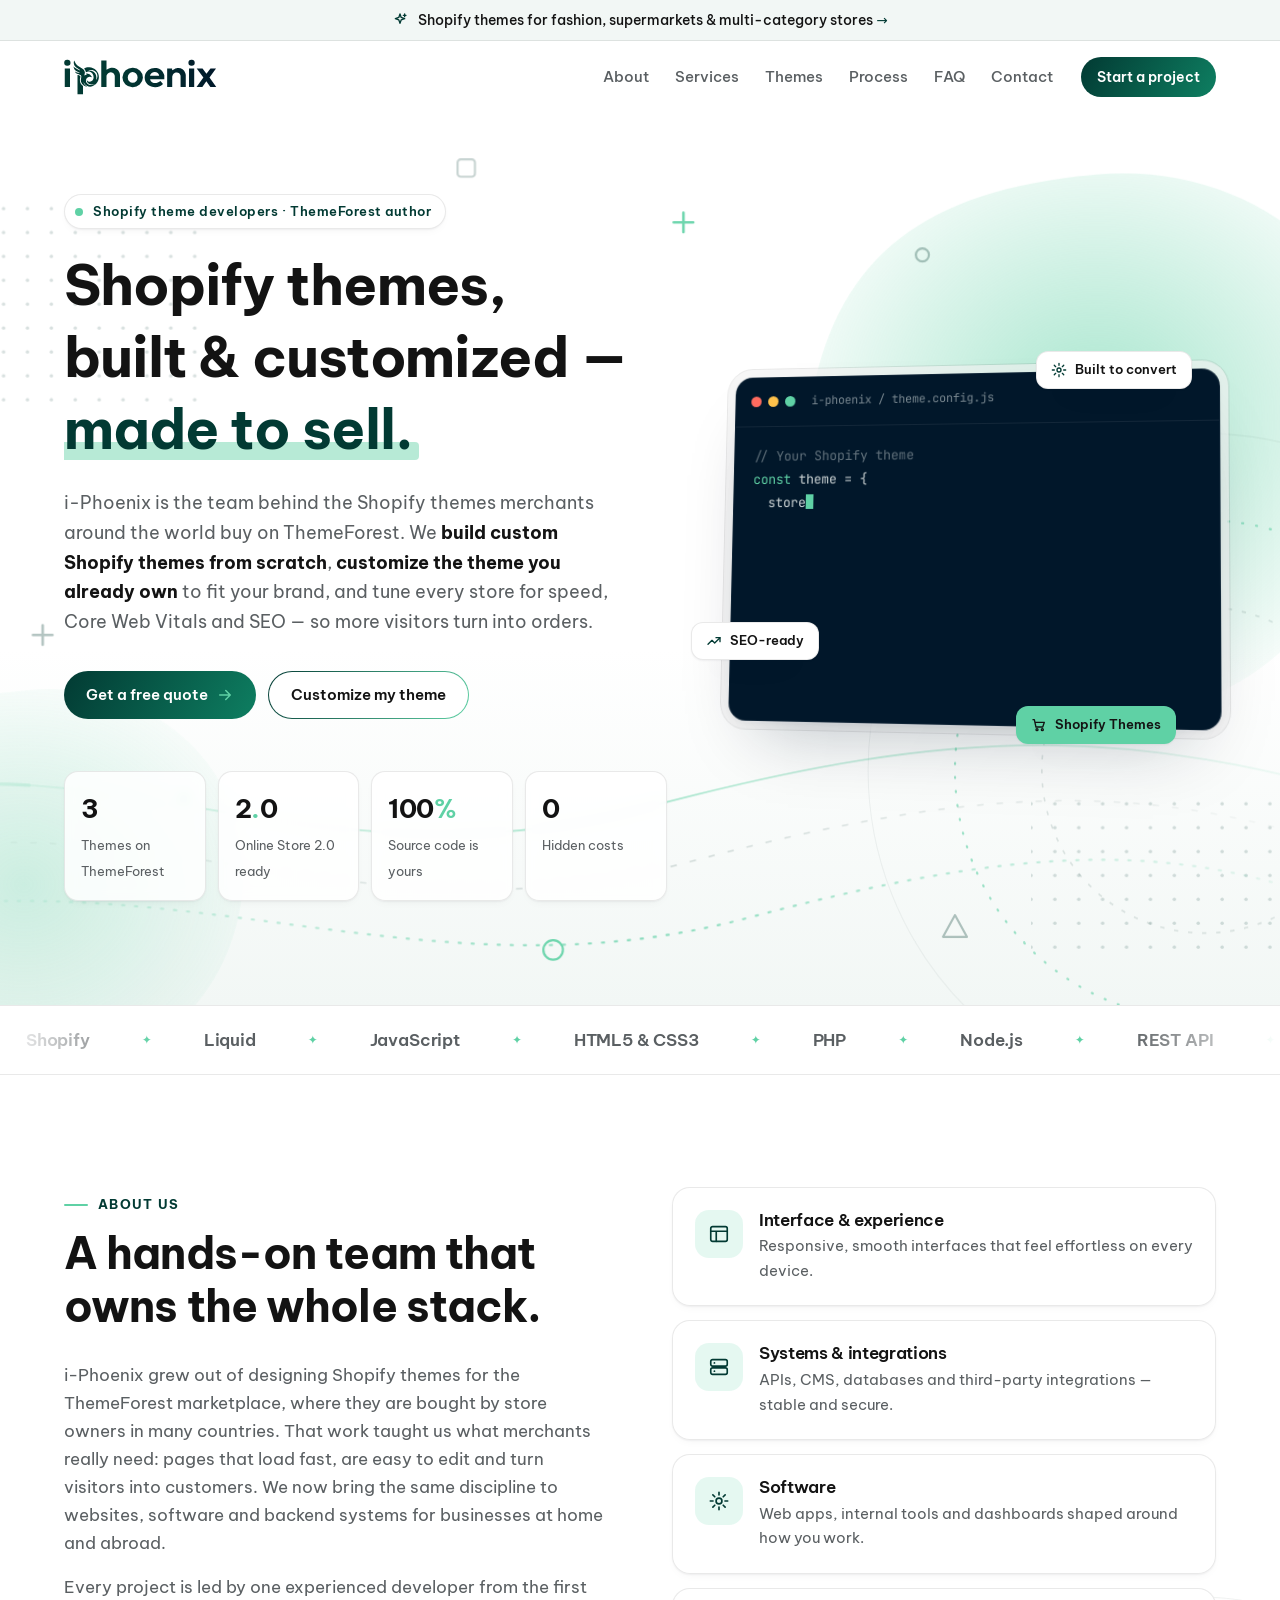
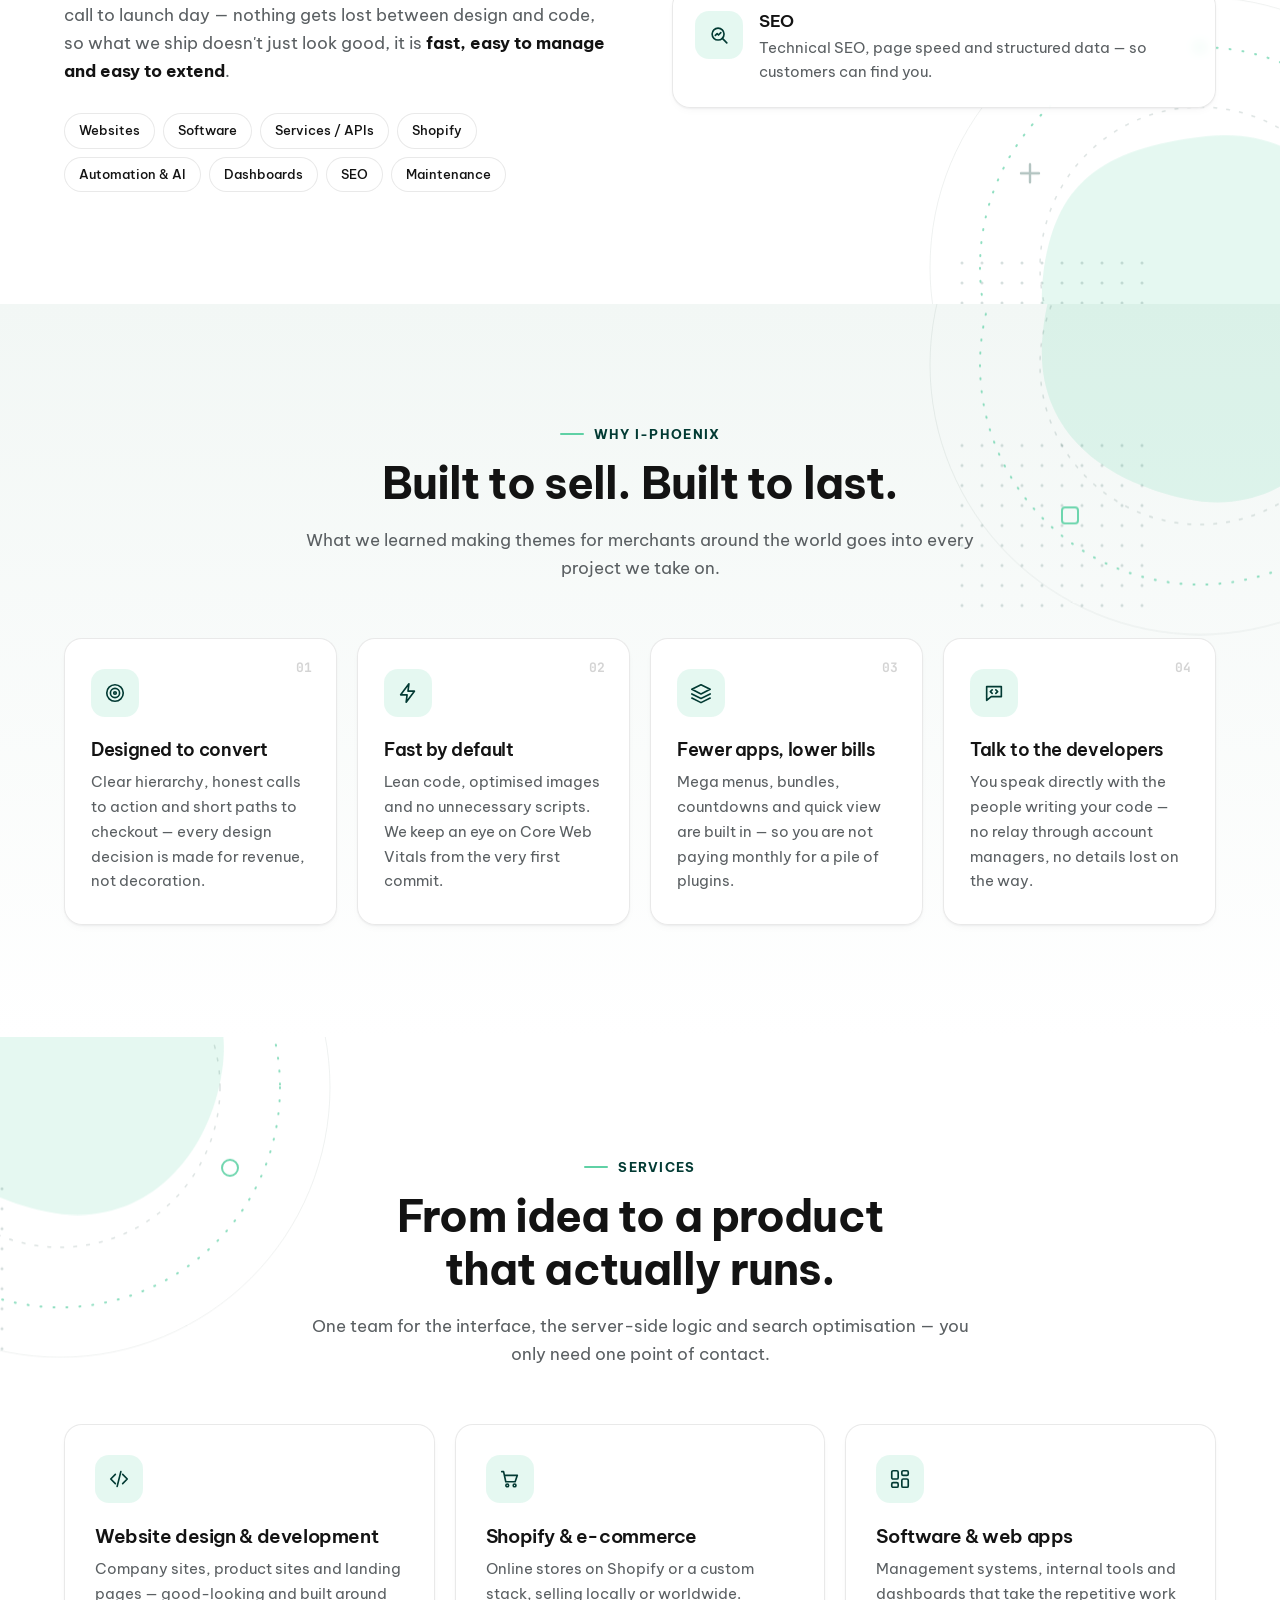
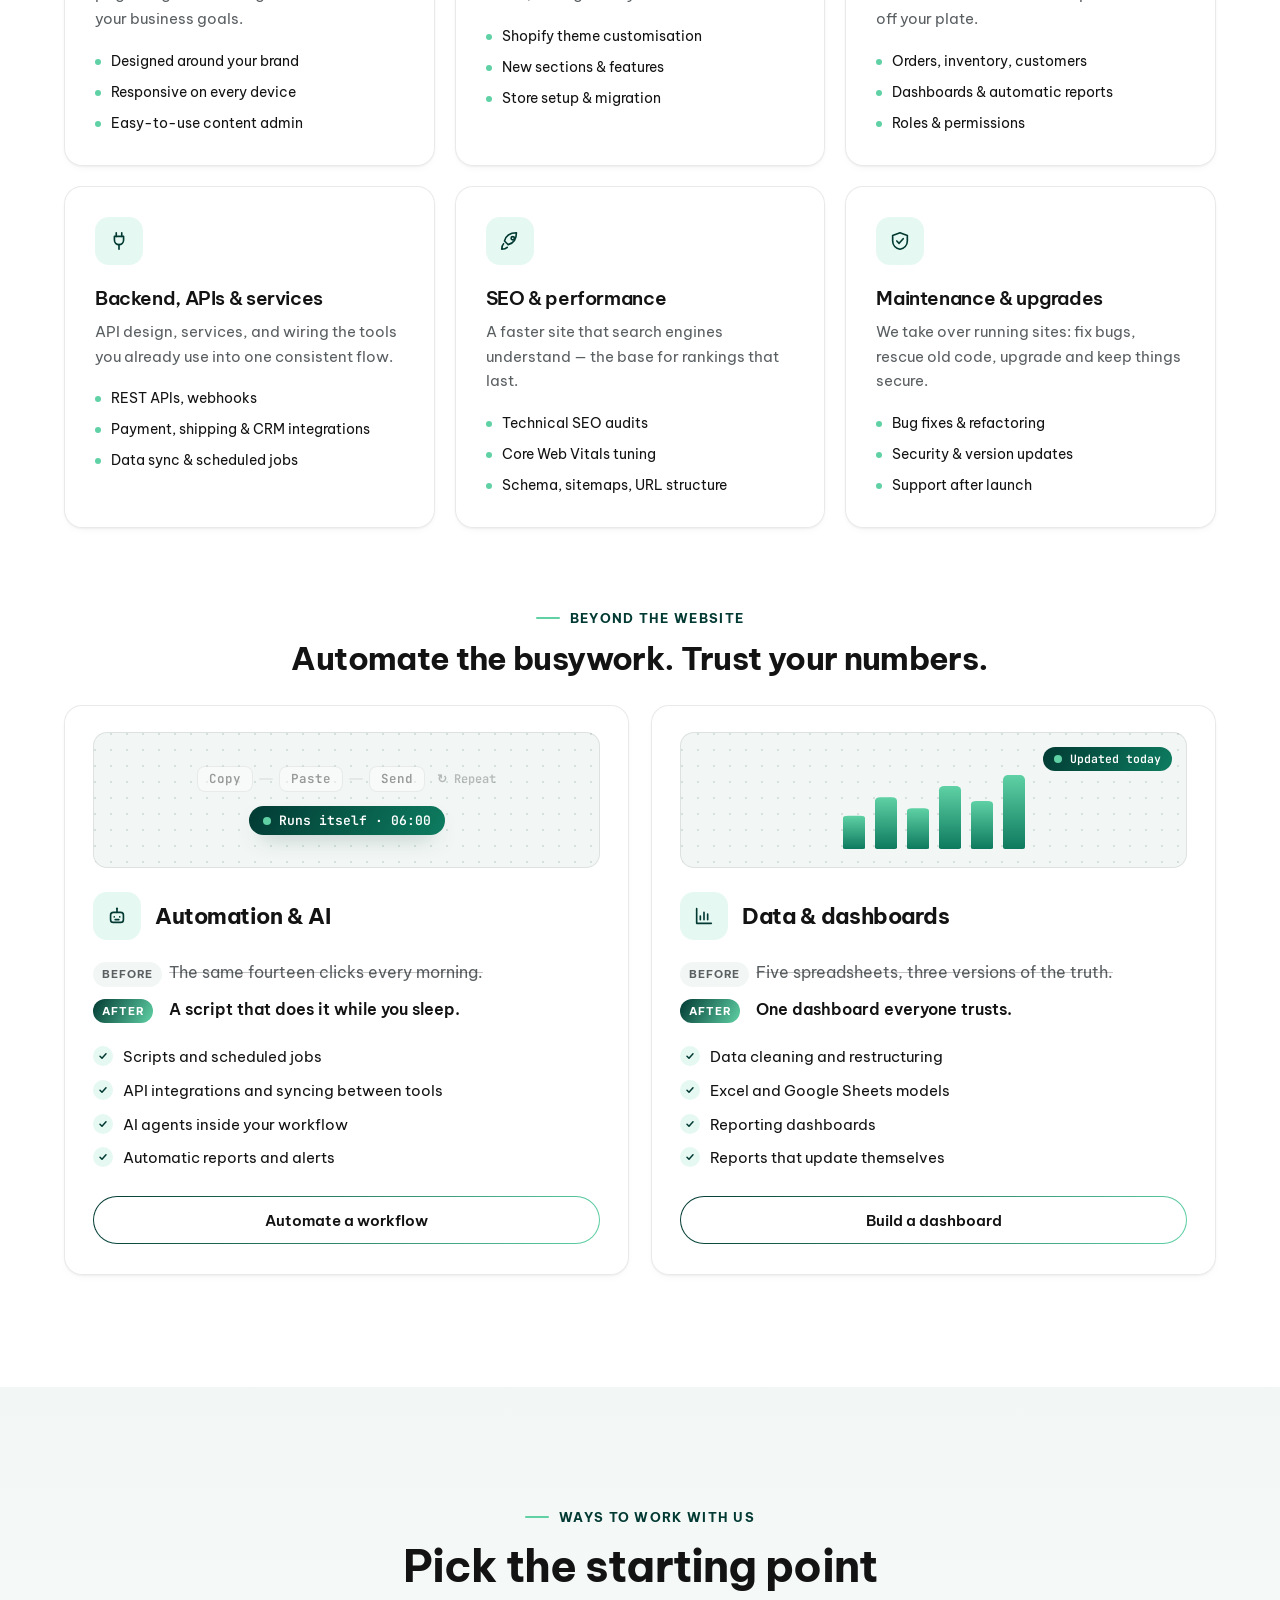
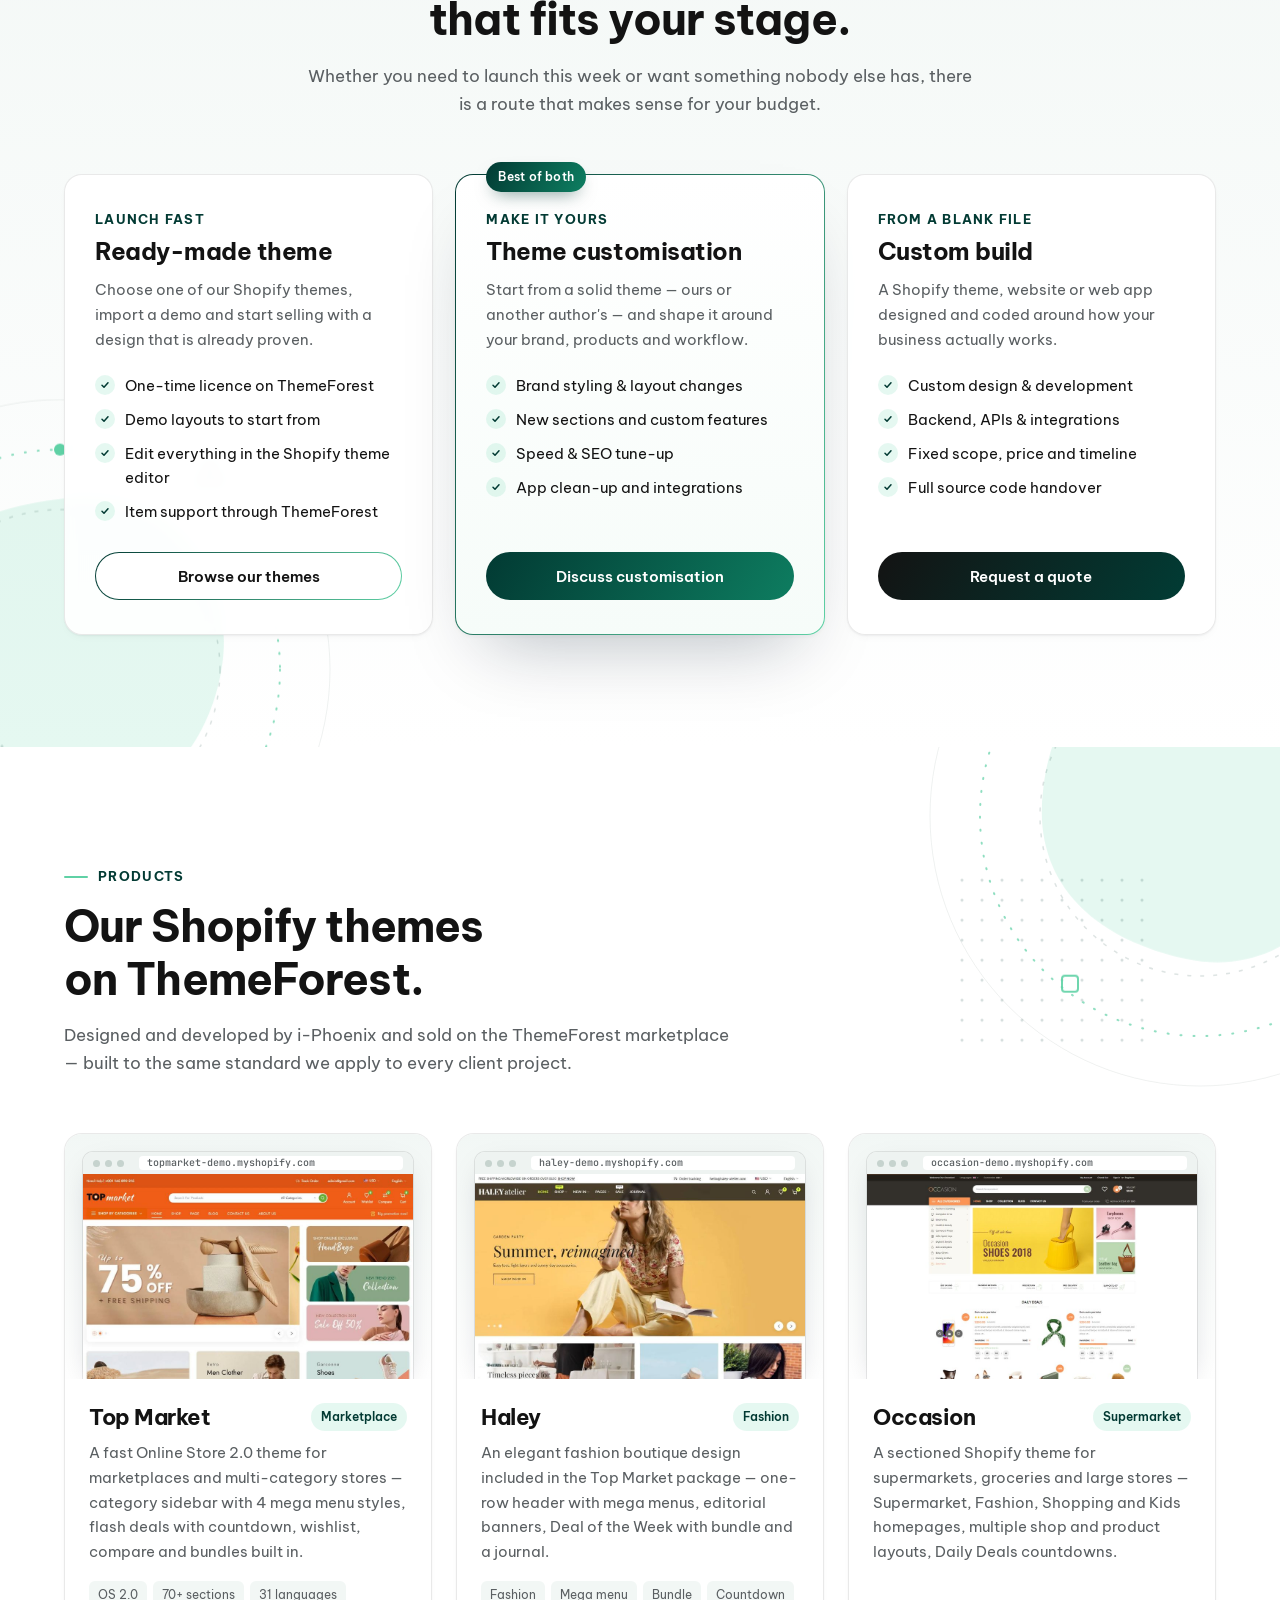
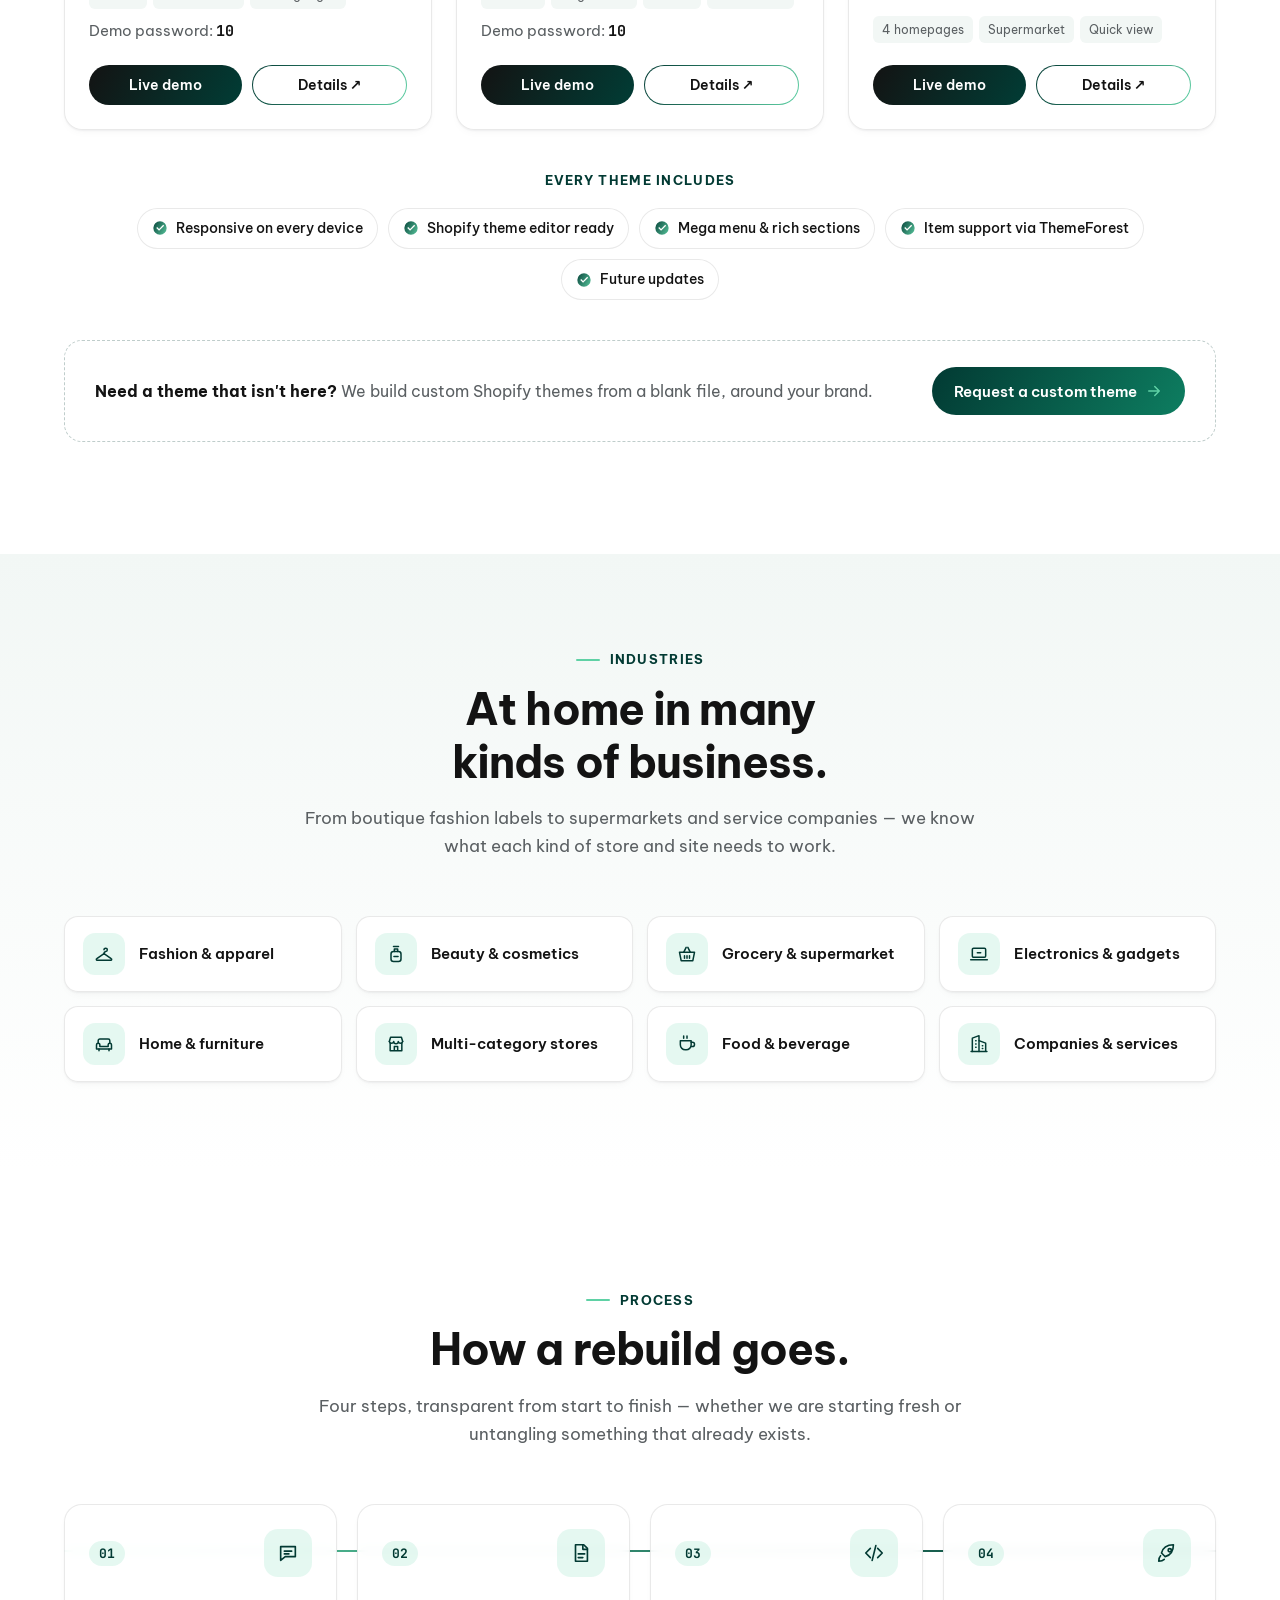
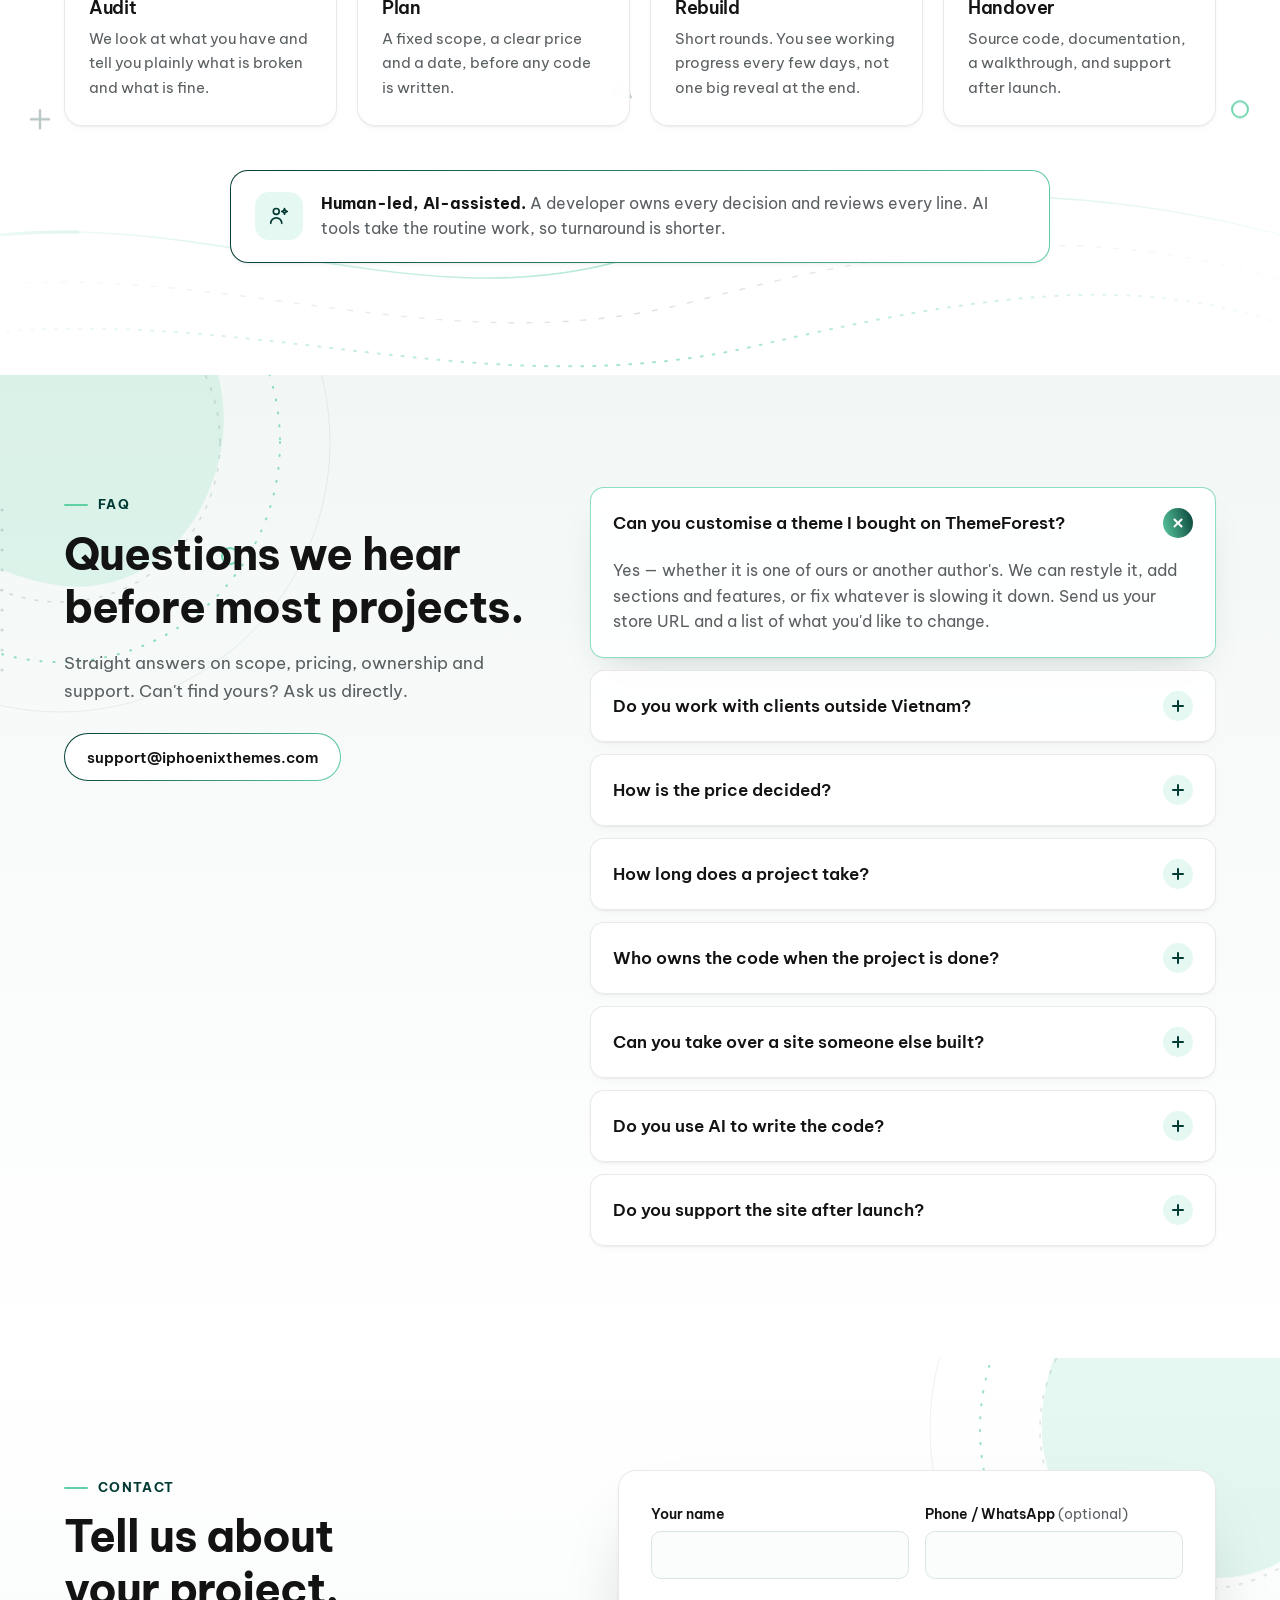
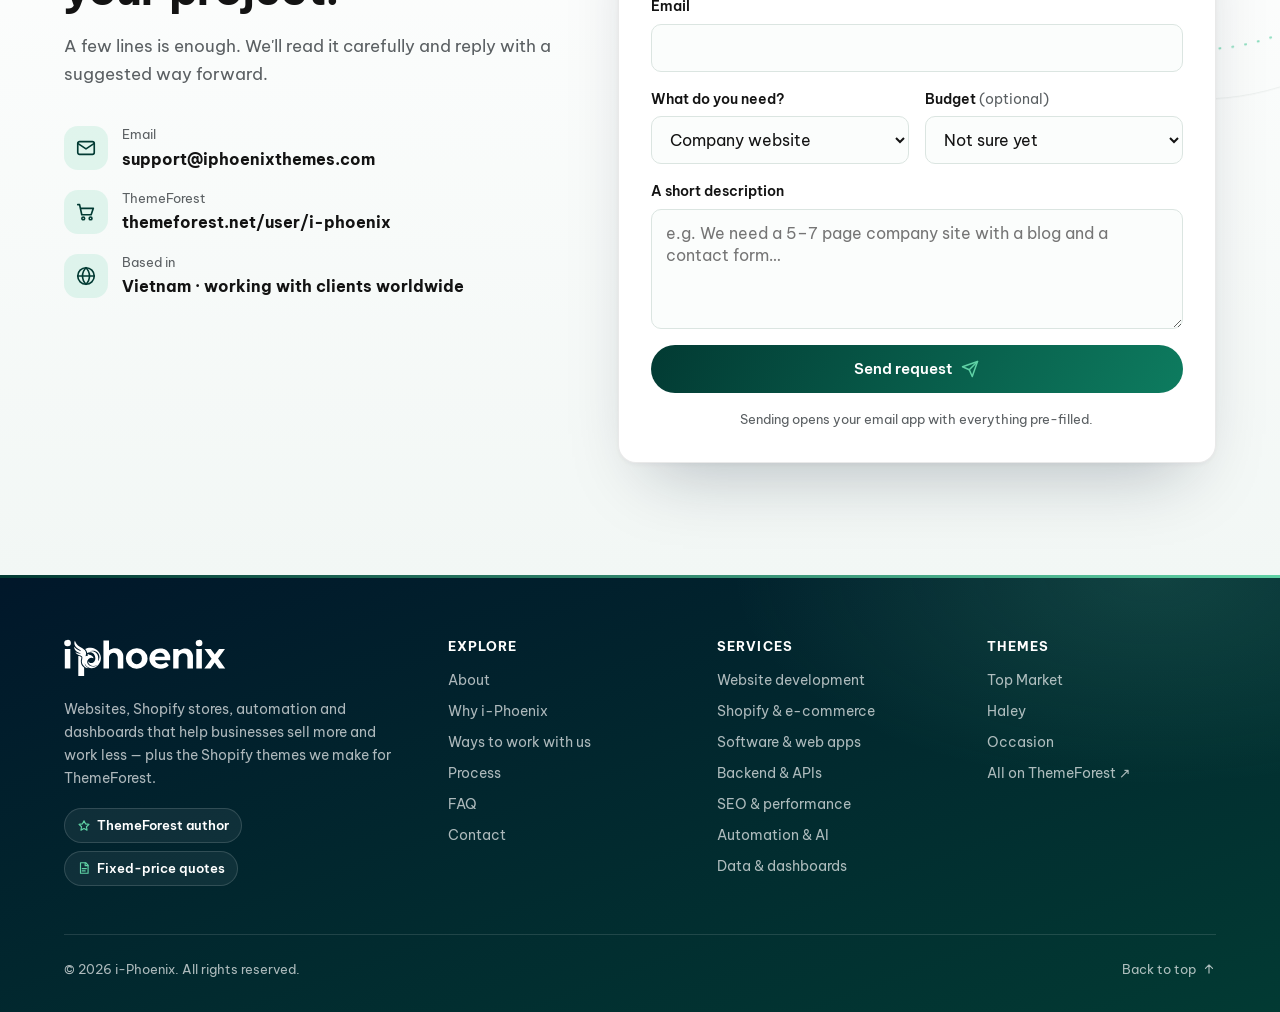
<file: index.html>
<!doctype html>
<html lang="en">
<head>
  <meta charset="utf-8">
  <meta name="viewport" content="width=device-width, initial-scale=1">
  <title>i-Phoenix — Shopify theme development & customization</title>
  <meta name="description" content="Custom Shopify theme development and theme customization by i-Phoenix, a ThemeForest theme author. Online Store 2.0 sections, brand styling, speed and SEO tuning — full source code, fixed quotes.">
  <link rel="canonical" href="https://iphoenixthemes.com/">
  <link rel="alternate" hreflang="vi" href="https://iphoenixthemes.com/vi/">
  <link rel="alternate" hreflang="en" href="https://iphoenixthemes.com/">
  <link rel="alternate" hreflang="x-default" href="https://iphoenixthemes.com/">
  <meta name="theme-color" content="#01172a">
  <meta property="og:type" content="website">
  <meta property="og:locale" content="en_US">
  <meta property="og:site_name" content="i-Phoenix">
  <meta property="og:title" content="i-Phoenix — Shopify theme development & customization">
  <meta property="og:description" content="Custom Shopify themes and customization of the theme you already own — built by a ThemeForest theme author to load fast, rank well and sell.">
  <meta property="og:url" content="https://iphoenixthemes.com/">
  <link rel="icon" type="image/svg+xml" href="assets/img/favicon.svg">
  <link rel="preconnect" href="https://fonts.googleapis.com">
  <link rel="preconnect" href="https://fonts.gstatic.com" crossorigin>
  <link href="https://fonts.googleapis.com/css2?family=Be+Vietnam+Pro:wght@400;500;600;700&family=JetBrains+Mono:wght@400;700&display=swap" rel="stylesheet">
  <link rel="stylesheet" href="assets/css/style.css">
  <script>
    document.documentElement.classList.add("js");
    // Show the VI/EN switch only to visitors in Vietnam (by device time zone).
    try {
      if (/^Asia\/(Ho_Chi_Minh|Saigon)$/.test(Intl.DateTimeFormat().resolvedOptions().timeZone)) document.documentElement.classList.add("geo-vn");
    } catch (e) {}
  </script>
  <script src="assets/js/main.js" defer></script>
  <script type="application/ld+json">
  {
    "@context": "https://schema.org",
    "@type": "Organization",
    "name": "i-Phoenix",
    "url": "https://iphoenixthemes.com/",
    "logo": "https://iphoenixthemes.com/assets/img/logo.svg",
    "email": "support@iphoenixthemes.com",
    "knowsAbout": ["Shopify theme development", "Shopify theme customization", "Shopify", "Liquid", "Online Store 2.0", "SEO"],
    "sameAs": ["https://themeforest.net/user/i-phoenix"]
  }
  </script>
</head>
<body>
  <a class="skip-link" href="#main">Skip to content</a>
  <div class="scroll-progress" aria-hidden="true"></div>

  <!-- ============ Announcement bar ============ -->
  <aside class="announce" aria-label="Announcements">
    <div class="container announce-inner">
      <svg class="announce-icon" viewBox="0 0 24 24" fill="none" stroke="currentColor" stroke-width="2" stroke-linecap="round" stroke-linejoin="round" aria-hidden="true"><path d="M12 3l1.8 5.2L19 10l-5.2 1.8L12 17l-1.8-5.2L5 10l5.2-1.8z"/><path d="M19 3v4M17 5h4"/></svg>
      <ul class="announce-list" data-rotate>
        <li class="is-active"><a href="#themes">Shopify themes for fashion, supermarkets &amp; multi-category stores <span aria-hidden="true">→</span></a></li>
        <li><a href="#paths">Already bought a theme? We tailor it to your brand <span aria-hidden="true">→</span></a></li>
        <li><a href="#automation">Still doing the same clicks every morning? Let a script do it <span aria-hidden="true">→</span></a></li>
        <li><a href="#contact">Tell us about your project — we reply with a suggested plan <span aria-hidden="true">→</span></a></li>
      </ul>
    </div>
  </aside>

  <!-- ============ Header ============ -->
  <header class="site-header">
    <div class="container header-inner">
      <a class="brand" href="#top" aria-label="i-Phoenix — Home">
        <img class="brand-logo" src="assets/img/logo.svg" alt="" width="154" height="36">
      </a>

      <button class="menu-toggle" type="button" aria-expanded="false" aria-controls="site-nav" aria-label="Open menu">
        <svg viewBox="0 0 24 24" fill="none" stroke="currentColor" stroke-width="2" stroke-linecap="round" aria-hidden="true">
          <line class="l1" x1="4" y1="7" x2="20" y2="7"/><line class="l2" x1="4" y1="12" x2="20" y2="12"/><line class="l3" x1="4" y1="17" x2="20" y2="17"/>
        </svg>
      </button>

      <nav class="nav" id="site-nav" aria-label="Main navigation">
        <div class="nav-links">
          <a href="#about">About</a>
          <a href="#services">Services</a>
          <a href="#themes">Themes</a>
          <a href="#process">Process</a>
          <a href="#faq">FAQ</a>
          <a href="#contact">Contact</a>
        </div>
        <div class="lang-switch" data-geo="vn" aria-label="Language">
          <a href="vi/" hreflang="vi" lang="vi">VI</a>
          <a href="./" aria-current="page" hreflang="en" lang="en">EN</a>
        </div>
        <a class="btn btn-primary btn-sm magnetic" href="#contact">Start a project</a>
      </nav>
    </div>
  </header>

  <main id="main">
    <!-- ============ Hero ============ -->
    <section class="hero" id="top" data-deco="hero">

      <div class="container hero-grid">
        <div data-stagger="0.12">
          <span class="eyebrow reveal">Shopify theme developers · ThemeForest author</span>
          <h1>
            <span class="line"><span>Shopify themes,</span></span>
            <span class="line"><span>built &amp; customized —</span></span>
            <span class="line"><span><em>made to sell.</em></span></span>
          </h1>
          <p class="hero-lead reveal">i-Phoenix is the team behind the Shopify themes merchants around the world buy on ThemeForest. We <strong>build custom Shopify themes from scratch</strong>, <strong>customize the theme you already own</strong> to fit your brand, and tune every store for speed, Core Web Vitals and SEO — so more visitors turn into orders.</p>
          <div class="hero-actions reveal">
            <a class="btn btn-primary magnetic" href="#contact">
              Get a free quote
              <svg viewBox="0 0 24 24" fill="none" stroke="currentColor" stroke-width="2" stroke-linecap="round" stroke-linejoin="round" aria-hidden="true"><path d="M5 12h14M13 6l6 6-6 6"/></svg>
            </a>
            <a class="btn btn-outline" href="#paths">Customize my theme</a>
          </div>
          <div class="hero-stats reveal">
            <div><strong data-count="3">3</strong><span>Themes on ThemeForest</span></div>
            <div><strong>2<i>.</i>0</strong><span>Online Store 2.0 ready</span></div>
            <div><strong><span data-count="100">100</span><i>%</i></strong><span>Source code is yours</span></div>
            <div><strong data-count="0">0</strong><span>Hidden costs</span></div>
          </div>
        </div>

        <div class="hero-visual reveal zoom" style="--d:.3s">
          <div class="code-card">
            <div class="code-bar" aria-hidden="true"><i></i><i></i><i></i><b>i-phoenix / theme.config.js</b></div>
<pre class="code-body" data-type aria-label="Example Shopify theme configuration"><span class="c-c">// Your Shopify theme</span>
<span class="c-k">const</span> theme = {
  store:    <span class="c-s">"Your brand"</span>,
  base:     <span class="c-s">"Online Store 2.0"</span>,
  sections: <span class="c-s">"custom · drag &amp; drop"</span>,
  speed:    <span class="c-s">"Core Web Vitals"</span>,
  seo:      <span class="c-k">true</span>,
};

<span class="c-f">customize</span>(theme).<span class="c-f">then</span>(<span class="c-f">launch</span>);
<span class="c-c">// ✓ Live on Shopify</span></pre>
          </div>
          <span class="float-chip chip-1" aria-hidden="true">
            <svg viewBox="0 0 24 24" fill="none" stroke="currentColor" stroke-width="2" stroke-linecap="round"><circle cx="12" cy="12" r="3"/><path d="M12 2v3M12 19v3M2 12h3M19 12h3M4.9 4.9 7 7M17 17l2.1 2.1M4.9 19.1 7 17M17 7l2.1-2.1"/></svg>
            Built to convert
          </span>
          <span class="float-chip chip-2" aria-hidden="true">
            <svg viewBox="0 0 24 24" fill="none" stroke="currentColor" stroke-width="2" stroke-linecap="round" stroke-linejoin="round"><path d="M3 17l6-6 4 4 8-8"/><path d="M15 7h6v6"/></svg>
            SEO-ready
          </span>
          <span class="float-chip chip-3" aria-hidden="true">
            <svg viewBox="0 0 24 24" fill="none" stroke="currentColor" stroke-width="2" stroke-linecap="round" stroke-linejoin="round"><path d="M3 4h2l2.4 11h10.2L20 8H6.2"/><circle cx="9" cy="19" r="1.5"/><circle cx="17" cy="19" r="1.5"/></svg>
            Shopify Themes
          </span>
        </div>
      </div>
    </section>

    <!-- ============ Tech marquee ============ -->
    <div class="marquee" aria-label="Technologies we use">
      <div class="marquee-track">
        <ul>
          <li>Shopify</li><li>Liquid</li><li>JavaScript</li><li>HTML5 &amp; CSS3</li><li>PHP</li><li>Node.js</li><li>REST API</li><li>MySQL</li><li>AI agents</li><li>Google Sheets</li><li>Dashboards</li><li>Technical SEO</li><li>Core Web Vitals</li><li>Responsive</li>
        </ul>
        <ul aria-hidden="true">
          <li>Shopify</li><li>Liquid</li><li>JavaScript</li><li>HTML5 &amp; CSS3</li><li>PHP</li><li>Node.js</li><li>REST API</li><li>MySQL</li><li>AI agents</li><li>Google Sheets</li><li>Dashboards</li><li>Technical SEO</li><li>Core Web Vitals</li><li>Responsive</li>
        </ul>
      </div>
    </div>

    <!-- ============ About ============ -->
    <section class="section" id="about" data-deco="corner-br">
      <div class="container about-grid">
        <div class="about-copy">
          <div class="section-head reveal" style="margin-bottom:28px">
            <span class="kicker">About us</span>
            <h2>A hands-on team that owns the whole stack.</h2>
          </div>
          <p class="reveal">i-Phoenix grew out of designing Shopify themes for the ThemeForest marketplace, where they are bought by store owners in many countries. That work taught us what merchants really need: pages that load fast, are easy to edit and turn visitors into customers. We now bring the same discipline to websites, software and backend systems for businesses at home and abroad.</p>
          <p class="reveal">Every project is led by one experienced developer from the first call to launch day — nothing gets lost between design and code, so what we ship doesn't just look good, it is <strong>fast, easy to manage and easy to extend</strong>.</p>
          <ul class="stack reveal" aria-label="What we do">
            <li>Websites</li><li>Software</li><li>Services / APIs</li><li>Shopify</li><li>Automation &amp; AI</li><li>Dashboards</li><li>SEO</li><li>Maintenance</li>
          </ul>
        </div>

        <div class="pillars" data-stagger="0.1">
          <article class="pillar spot hover-card reveal from-right">
            <span class="icon"><svg class="draw" viewBox="0 0 24 24" fill="none" stroke="currentColor" stroke-width="1.8" stroke-linecap="round" stroke-linejoin="round" aria-hidden="true"><rect pathLength="1" x="3" y="4" width="18" height="16" rx="2"/><path pathLength="1" d="M3 9h18M9 9v11"/></svg></span>
            <div><h3>Interface &amp; experience</h3><p>Responsive, smooth interfaces that feel effortless on every device.</p></div>
          </article>
          <article class="pillar spot hover-card reveal from-right">
            <span class="icon"><svg class="draw" viewBox="0 0 24 24" fill="none" stroke="currentColor" stroke-width="1.8" stroke-linecap="round" stroke-linejoin="round" aria-hidden="true"><rect pathLength="1" x="3" y="4" width="18" height="7" rx="2"/><rect pathLength="1" x="3" y="13" width="18" height="7" rx="2"/><g class="i-blink"><circle cx="7" cy="7.5" r="1" fill="currentColor" stroke="none"/></g><g class="i-blink" style="animation-delay:.5s"><circle cx="7" cy="16.5" r="1" fill="currentColor" stroke="none"/></g></svg></span>
            <div><h3>Systems &amp; integrations</h3><p>APIs, CMS, databases and third-party integrations — stable and secure.</p></div>
          </article>
          <article class="pillar spot hover-card reveal from-right">
            <span class="icon"><svg class="draw" viewBox="0 0 24 24" fill="none" stroke="currentColor" stroke-width="1.8" stroke-linecap="round" stroke-linejoin="round" aria-hidden="true"><g class="i-spin"><circle pathLength="1" cx="12" cy="12" r="3.2"/><path pathLength="1" d="M12 2.5v3M12 18.5v3M2.5 12h3M18.5 12h3M5.3 5.3l2.1 2.1M16.6 16.6l2.1 2.1M5.3 18.7l2.1-2.1M16.6 7.4l2.1-2.1"/></g></svg></span>
            <div><h3>Software</h3><p>Web apps, internal tools and dashboards shaped around how you work.</p></div>
          </article>
          <article class="pillar spot hover-card reveal from-right">
            <span class="icon"><svg class="draw" viewBox="0 0 24 24" fill="none" stroke="currentColor" stroke-width="1.8" stroke-linecap="round" stroke-linejoin="round" aria-hidden="true"><g class="i-bob"><circle pathLength="1" cx="11" cy="11" r="6.5"/><path pathLength="1" d="M20.5 20.5l-4.8-4.8"/><path pathLength="1" d="M8 12.5l2-2 1.5 1.5L14 9.5"/></g></svg></span>
            <div><h3>SEO</h3><p>Technical SEO, page speed and structured data — so customers can find you.</p></div>
          </article>
        </div>
      </div>
    </section>

    <!-- ============ Why us ============ -->
    <section class="section section-soft" id="why" data-deco="corner-tr">
      <div class="container">
        <div class="section-head center reveal">
          <span class="kicker">Why i-Phoenix</span>
          <h2>Built to sell. Built to last.</h2>
          <p>What we learned making themes for merchants around the world goes into every project we take on.</p>
        </div>
        <div class="why-grid" data-stagger="0.1">
          <article class="why spot hover-card reveal">
            <span class="why-num">01</span>
            <span class="icon"><svg class="draw" viewBox="0 0 24 24" fill="none" stroke="currentColor" stroke-width="1.8" stroke-linecap="round" stroke-linejoin="round" aria-hidden="true"><circle pathLength="1" cx="12" cy="12" r="9"/><circle pathLength="1" cx="12" cy="12" r="5"/><g class="i-pulse"><circle pathLength="1" cx="12" cy="12" r="1.4"/></g></svg></span>
            <h3>Designed to convert</h3>
            <p>Clear hierarchy, honest calls to action and short paths to checkout — every design decision is made for revenue, not decoration.</p>
          </article>
          <article class="why spot hover-card reveal">
            <span class="why-num">02</span>
            <span class="icon"><svg class="draw" viewBox="0 0 24 24" fill="none" stroke="currentColor" stroke-width="1.8" stroke-linecap="round" stroke-linejoin="round" aria-hidden="true"><g class="i-pulse"><path pathLength="1" d="M13 2 4 14h7l-1 8 9-12h-7l1-8z"/></g></svg></span>
            <h3>Fast by default</h3>
            <p>Lean code, optimised images and no unnecessary scripts. We keep an eye on Core Web Vitals from the very first commit.</p>
          </article>
          <article class="why spot hover-card reveal">
            <span class="why-num">03</span>
            <span class="icon"><svg class="draw" viewBox="0 0 24 24" fill="none" stroke="currentColor" stroke-width="1.8" stroke-linecap="round" stroke-linejoin="round" aria-hidden="true"><g class="i-bob"><path pathLength="1" d="M12 3 2 8l10 5 10-5-10-5z"/></g><path pathLength="1" d="M2 13l10 5 10-5"/><path pathLength="1" d="M2 17.5l10 5 10-5"/></svg></span>
            <h3>Fewer apps, lower bills</h3>
            <p>Mega menus, bundles, countdowns and quick view are built in — so you are not paying monthly for a pile of plugins.</p>
          </article>
          <article class="why spot hover-card reveal">
            <span class="why-num">04</span>
            <span class="icon"><svg class="draw" viewBox="0 0 24 24" fill="none" stroke="currentColor" stroke-width="1.8" stroke-linecap="round" stroke-linejoin="round" aria-hidden="true"><path pathLength="1" d="M4 5h16v11H9l-5 4V5z"/><path pathLength="1" d="M10 8.5 8 10.5l2 2M14 8.5l2 2-2 2"/></svg></span>
            <h3>Talk to the developers</h3>
            <p>You speak directly with the people writing your code — no relay through account managers, no details lost on the way.</p>
          </article>
        </div>
      </div>
    </section>

    <!-- ============ Services ============ -->
    <section class="section" id="services" data-deco="corner-tl">
      <div class="container">
        <div class="section-head center reveal">
          <span class="kicker">Services</span>
          <h2>From idea to a product that actually runs.</h2>
          <p>One team for the interface, the server-side logic and search optimisation — you only need one point of contact.</p>
        </div>

        <div class="services" data-stagger="0.08">
          <article class="service spot hover-card reveal">
            <span class="icon"><svg class="draw" viewBox="0 0 24 24" fill="none" stroke="currentColor" stroke-width="1.8" stroke-linecap="round" stroke-linejoin="round" aria-hidden="true"><path pathLength="1" d="M8 7l-5 5 5 5"/><path pathLength="1" d="M16 7l5 5-5 5"/><path pathLength="1" d="M14 4l-4 16"/></svg></span>
            <h3>Website design &amp; development</h3>
            <p>Company sites, product sites and landing pages — good-looking and built around your business goals.</p>
            <ul><li>Designed around your brand</li><li>Responsive on every device</li><li>Easy-to-use content admin</li></ul>
          </article>
          <article class="service spot hover-card reveal">
            <span class="icon"><svg class="draw" viewBox="0 0 24 24" fill="none" stroke="currentColor" stroke-width="1.8" stroke-linecap="round" stroke-linejoin="round" aria-hidden="true"><g class="i-bob"><path pathLength="1" d="M3 4h2l2.4 11h10.2L20 8H6.2"/><circle pathLength="1" cx="9" cy="19" r="1.5"/><circle pathLength="1" cx="17" cy="19" r="1.5"/></g></svg></span>
            <h3>Shopify &amp; e-commerce</h3>
            <p>Online stores on Shopify or a custom stack, selling locally or worldwide.</p>
            <ul><li>Shopify theme customisation</li><li>New sections &amp; features</li><li>Store setup &amp; migration</li></ul>
          </article>
          <article class="service spot hover-card reveal">
            <span class="icon"><svg class="draw" viewBox="0 0 24 24" fill="none" stroke="currentColor" stroke-width="1.8" stroke-linecap="round" stroke-linejoin="round" aria-hidden="true"><rect pathLength="1" x="3" y="3" width="7" height="9" rx="1.5"/><rect pathLength="1" x="14" y="3" width="7" height="5" rx="1.5"/><g class="i-pulse"><rect pathLength="1" x="14" y="12" width="7" height="9" rx="1.5"/></g><rect pathLength="1" x="3" y="16" width="7" height="5" rx="1.5"/></svg></span>
            <h3>Software &amp; web apps</h3>
            <p>Management systems, internal tools and dashboards that take the repetitive work off your plate.</p>
            <ul><li>Orders, inventory, customers</li><li>Dashboards &amp; automatic reports</li><li>Roles &amp; permissions</li></ul>
          </article>
          <article class="service spot hover-card reveal">
            <span class="icon"><svg class="draw" viewBox="0 0 24 24" fill="none" stroke="currentColor" stroke-width="1.8" stroke-linecap="round" stroke-linejoin="round" aria-hidden="true"><path pathLength="1" d="M9 7V3M15 7V3"/><path pathLength="1" d="M7 7h10v4a5 5 0 0 1-10 0V7z"/><g class="i-rise"><path pathLength="1" d="M12 16v5"/></g></svg></span>
            <h3>Backend, APIs &amp; services</h3>
            <p>API design, services, and wiring the tools you already use into one consistent flow.</p>
            <ul><li>REST APIs, webhooks</li><li>Payment, shipping &amp; CRM integrations</li><li>Data sync &amp; scheduled jobs</li></ul>
          </article>
          <article class="service spot hover-card reveal">
            <span class="icon"><svg class="draw" viewBox="0 0 24 24" fill="none" stroke="currentColor" stroke-width="1.8" stroke-linecap="round" stroke-linejoin="round" aria-hidden="true"><g class="i-rise"><path pathLength="1" d="M5 15c-1.5 1.5-2 4-2 6 2 0 4.5-.5 6-2"/><path pathLength="1" d="M9 15l-3-3c1-4 4.5-9 13-9 0 8.5-5 12-9 13z"/><circle pathLength="1" cx="15" cy="9" r="1.8"/></g></svg></span>
            <h3>SEO &amp; performance</h3>
            <p>A faster site that search engines understand — the base for rankings that last.</p>
            <ul><li>Technical SEO audits</li><li>Core Web Vitals tuning</li><li>Schema, sitemaps, URL structure</li></ul>
          </article>
          <article class="service spot hover-card reveal">
            <span class="icon"><svg class="draw" viewBox="0 0 24 24" fill="none" stroke="currentColor" stroke-width="1.8" stroke-linecap="round" stroke-linejoin="round" aria-hidden="true"><path pathLength="1" d="M12 3l8 3v6c0 4.5-3.4 8-8 9-4.6-1-8-4.5-8-9V6l8-3z"/><path pathLength="1" d="M8.5 12l2.5 2.5 4.5-5"/></svg></span>
            <h3>Maintenance &amp; upgrades</h3>
            <p>We take over running sites: fix bugs, rescue old code, upgrade and keep things secure.</p>
            <ul><li>Bug fixes &amp; refactoring</li><li>Security &amp; version updates</li><li>Support after launch</li></ul>
          </article>
        </div>

        <!-- Automation & data: before → after -->
        <div class="beyond-head reveal">
          <span class="kicker">Beyond the website</span>
          <h3>Automate the busywork. Trust your numbers.</h3>
        </div>
        <div class="spotlights" data-stagger="0.15">
          <article class="spotlight spot hover-card reveal" id="automation">
            <div class="viz viz-flow" aria-hidden="true">
              <div class="flow-manual"><span>Copy</span><i></i><span>Paste</span><i></i><span>Send</span><b>↻ Repeat</b></div>
              <div class="flow-auto"><em></em>Runs itself · 06:00</div>
            </div>
            <div class="spotlight-title">
              <span class="icon"><svg class="draw" viewBox="0 0 24 24" fill="none" stroke="currentColor" stroke-width="1.8" stroke-linecap="round" stroke-linejoin="round" aria-hidden="true"><rect pathLength="1" x="5" y="8" width="14" height="11" rx="3"/><path pathLength="1" d="M12 8V5M9 13h.01M15 13h.01M10 16h4"/><g class="i-blink"><circle cx="12" cy="4" r="1.2" fill="currentColor" stroke="none"/></g></svg></span>
              <h3>Automation &amp; AI</h3>
            </div>
            <dl class="ba">
              <div><dt>Before</dt><dd>The same fourteen clicks every morning.</dd></div>
              <div class="is-after"><dt>After</dt><dd>A script that does it while you sleep.</dd></div>
            </dl>
            <ul class="ticks">
              <li>Scripts and scheduled jobs</li>
              <li>API integrations and syncing between tools</li>
              <li>AI agents inside your workflow</li>
              <li>Automatic reports and alerts</li>
            </ul>
            <a class="btn btn-outline" href="#contact">Automate a workflow</a>
          </article>
          <article class="spotlight spot hover-card reveal" id="data">
            <div class="viz viz-chart" aria-hidden="true">
              <div class="chart-mess"><span>#REF!</span><span>v3_final</span><span>#N/A</span><span>???</span></div>
              <div class="chart-bars"><i style="--h:.45"></i><i style="--h:.7"></i><i style="--h:.55"></i><i style="--h:.85"></i><i style="--h:.65"></i><i style="--h:1"></i></div>
              <span class="chart-tag"><em></em>Updated today</span>
            </div>
            <div class="spotlight-title">
              <span class="icon"><svg class="draw" viewBox="0 0 24 24" fill="none" stroke="currentColor" stroke-width="1.8" stroke-linecap="round" stroke-linejoin="round" aria-hidden="true"><path pathLength="1" d="M4 20V4M4 20h16"/><g class="i-rise"><path pathLength="1" d="M8 16v-4M12 16V8M16 16v-6"/></g></svg></span>
              <h3>Data &amp; dashboards</h3>
            </div>
            <dl class="ba">
              <div><dt>Before</dt><dd>Five spreadsheets, three versions of the truth.</dd></div>
              <div class="is-after"><dt>After</dt><dd>One dashboard everyone trusts.</dd></div>
            </dl>
            <ul class="ticks">
              <li>Data cleaning and restructuring</li>
              <li>Excel and Google Sheets models</li>
              <li>Reporting dashboards</li>
              <li>Reports that update themselves</li>
            </ul>
            <a class="btn btn-outline" href="#contact">Build a dashboard</a>
          </article>
        </div>
      </div>
    </section>

    <!-- ============ Ways to work with us ============ -->
    <section class="section section-soft" id="paths" data-deco="corner-bl">
      <div class="container">
        <div class="section-head center reveal">
          <span class="kicker">Ways to work with us</span>
          <h2>Pick the starting point that fits your stage.</h2>
          <p>Whether you need to launch this week or want something nobody else has, there is a route that makes sense for your budget.</p>
        </div>
        <div class="paths" data-stagger="0.12">
          <article class="path spot reveal">
            <span class="path-sub">Launch fast</span>
            <h3>Ready-made theme</h3>
            <p>Choose one of our Shopify themes, import a demo and start selling with a design that is already proven.</p>
            <ul class="ticks">
              <li>One-time licence on ThemeForest</li>
              <li>Demo layouts to start from</li>
              <li>Edit everything in the Shopify theme editor</li>
              <li>Item support through ThemeForest</li>
            </ul>
            <a class="btn btn-outline" href="#themes">Browse our themes</a>
          </article>
          <article class="path is-featured spot reveal">
            <span class="path-tag">Best of both</span>
            <span class="path-sub">Make it yours</span>
            <h3>Theme customisation</h3>
            <p>Start from a solid theme — ours or another author's — and shape it around your brand, products and workflow.</p>
            <ul class="ticks">
              <li>Brand styling &amp; layout changes</li>
              <li>New sections and custom features</li>
              <li>Speed &amp; SEO tune-up</li>
              <li>App clean-up and integrations</li>
            </ul>
            <a class="btn btn-primary magnetic" href="#contact">Discuss customisation</a>
          </article>
          <article class="path spot reveal">
            <span class="path-sub">From a blank file</span>
            <h3>Custom build</h3>
            <p>A Shopify theme, website or web app designed and coded around how your business actually works.</p>
            <ul class="ticks">
              <li>Custom design &amp; development</li>
              <li>Backend, APIs &amp; integrations</li>
              <li>Fixed scope, price and timeline</li>
              <li>Full source code handover</li>
            </ul>
            <a class="btn btn-dark" href="#contact">Request a quote</a>
          </article>
        </div>
      </div>
    </section>

    <!-- ============ Themes ============ -->
    <section class="section" id="themes" data-deco="corner-tr">
      <div class="container">
        <div class="section-head reveal">
          <span class="kicker">Products</span>
          <h2>Our Shopify themes on ThemeForest.</h2>
          <p>Designed and developed by i-Phoenix and sold on the ThemeForest marketplace — built to the same standard we apply to every client project.</p>
        </div>

        <div class="themes" data-stagger="0.12">
          <article class="theme reveal" data-tilt="5">
            <a class="mock" href="https://topmarket-demo.myshopify.com/" target="_blank" rel="noopener" tabindex="-1">
              <div class="mock-window">
                <div class="mock-bar" aria-hidden="true"><i></i><i></i><i></i><b>topmarket-demo.myshopify.com</b></div>
                <div class="mock-shot"><img src="assets/img/themes/top-market.jpg" alt="Top Market Shopify theme — marketplace homepage" width="900" height="5394" loading="lazy" decoding="async"></div>
              </div>
            </a>
            <div class="theme-body">
              <div class="theme-meta"><h3>Top Market</h3><span class="badge">Marketplace</span></div>
              <p>A fast Online Store 2.0 theme for marketplaces and multi-category stores — category sidebar with 4 mega menu styles, flash deals with countdown, wishlist, compare and bundles built in.</p>
              <ul class="tags"><li>OS 2.0</li><li>70+ sections</li><li>31 languages</li></ul>
              <p class="theme-note">Demo password: <b>10</b></p>
              <div class="theme-actions">
                <a class="btn btn-dark btn-sm" href="https://topmarket-demo.myshopify.com/" target="_blank" rel="noopener">Live demo</a>
                <a class="btn btn-outline btn-sm" href="https://iphoenixthemes.com/themes/top-market/" target="_blank" rel="noopener">Details ↗</a>
              </div>
            </div>
          </article>

          <article class="theme reveal" data-tilt="5">
            <a class="mock" href="https://haley-demo.myshopify.com/" target="_blank" rel="noopener" tabindex="-1">
              <div class="mock-window">
                <div class="mock-bar" aria-hidden="true"><i></i><i></i><i></i><b>haley-demo.myshopify.com</b></div>
                <div class="mock-shot"><img src="assets/img/themes/haley.jpg" alt="Haley Shopify theme — fashion boutique homepage" width="900" height="4338" loading="lazy" decoding="async"></div>
              </div>
            </a>
            <div class="theme-body">
              <div class="theme-meta"><h3>Haley</h3><span class="badge">Fashion</span></div>
              <p>An elegant fashion boutique design included in the Top Market package — one-row header with mega menus, editorial banners, Deal of the Week with bundle and a journal.</p>
              <ul class="tags"><li>Fashion</li><li>Mega menu</li><li>Bundle</li><li>Countdown</li></ul>
              <p class="theme-note">Demo password: <b>10</b></p>
              <div class="theme-actions">
                <a class="btn btn-dark btn-sm" href="https://haley-demo.myshopify.com/" target="_blank" rel="noopener">Live demo</a>
                <a class="btn btn-outline btn-sm" href="https://iphoenixthemes.com/themes/top-market/" target="_blank" rel="noopener">Details ↗</a>
              </div>
            </div>
          </article>

          <article class="theme reveal" data-tilt="5">
            <a class="mock" href="https://occasion-demo.myshopify.com/" target="_blank" rel="noopener" tabindex="-1">
              <div class="mock-window">
                <div class="mock-bar" aria-hidden="true"><i></i><i></i><i></i><b>occasion-demo.myshopify.com</b></div>
                <div class="mock-shot"><img src="assets/img/themes/occasion.jpg" alt="Occasion Shopify theme — supermarket homepage" width="900" height="2988" loading="lazy" decoding="async"></div>
              </div>
            </a>
            <div class="theme-body">
              <div class="theme-meta"><h3>Occasion</h3><span class="badge">Supermarket</span></div>
              <p>A sectioned Shopify theme for supermarkets, groceries and large stores — Supermarket, Fashion, Shopping and Kids homepages, multiple shop and product layouts, Daily Deals countdowns.</p>
              <ul class="tags"><li>4 homepages</li><li>Supermarket</li><li>Quick view</li></ul>
              <div class="theme-actions">
                <a class="btn btn-dark btn-sm" href="https://occasion-demo.myshopify.com/" target="_blank" rel="noopener">Live demo</a>
                <a class="btn btn-outline btn-sm" href="https://iphoenixthemes.com/themes/occasion/intro/index.html#portfolio" target="_blank" rel="noopener">Details ↗</a>
              </div>
            </div>
          </article>
        </div>

        <div class="included reveal">
          <span class="included-title">Every theme includes</span>
          <ul>
            <li>Responsive on every device</li>
            <li>Shopify theme editor ready</li>
            <li>Mega menu &amp; rich sections</li>
            <li>Item support via ThemeForest</li>
            <li>Future updates</li>
          </ul>
        </div>

        <div class="themes-foot reveal">
          <p><strong>Need a theme that isn't here?</strong> We build custom Shopify themes from a blank file, around your brand.</p>
          <a class="btn btn-primary magnetic" href="#contact">
            Request a custom theme
            <svg viewBox="0 0 24 24" fill="none" stroke="currentColor" stroke-width="2" stroke-linecap="round" stroke-linejoin="round" aria-hidden="true"><path d="M5 12h14M13 6l6 6-6 6"/></svg>
          </a>
        </div>
      </div>
    </section>

    <!-- ============ Industries ============ -->
    <section class="section section-soft section-tight" id="industries">
      <div class="container">
        <div class="section-head center reveal">
          <span class="kicker">Industries</span>
          <h2>At home in many kinds of business.</h2>
          <p>From boutique fashion labels to supermarkets and service companies — we know what each kind of store and site needs to work.</p>
        </div>
        <ul class="industries" data-stagger="0.06">
          <li class="industry spot hover-card reveal"><span class="icon"><svg class="draw" viewBox="0 0 24 24" fill="none" stroke="currentColor" stroke-width="1.8" stroke-linecap="round" stroke-linejoin="round" aria-hidden="true"><g class="i-swing"><path pathLength="1" d="M12 7a2 2 0 1 1 2 2c-1 .4-2 1-2 2v.5"/><path pathLength="1" d="M12 11.5 3.4 17.6a1 1 0 0 0 .6 1.9h16a1 1 0 0 0 .6-1.9L12 11.5z"/></g></svg></span><span>Fashion &amp; apparel</span></li>
          <li class="industry spot hover-card reveal"><span class="icon"><svg class="draw" viewBox="0 0 24 24" fill="none" stroke="currentColor" stroke-width="1.8" stroke-linecap="round" stroke-linejoin="round" aria-hidden="true"><rect pathLength="1" x="6" y="9" width="12" height="12" rx="3"/><path pathLength="1" d="M10 9V6h4v3M9 3h6"/><g class="i-pulse"><path pathLength="1" d="M9.5 15h5"/></g></svg></span><span>Beauty &amp; cosmetics</span></li>
          <li class="industry spot hover-card reveal"><span class="icon"><svg class="draw" viewBox="0 0 24 24" fill="none" stroke="currentColor" stroke-width="1.8" stroke-linecap="round" stroke-linejoin="round" aria-hidden="true"><g class="i-bob"><path pathLength="1" d="M3 10h18l-2 10H5L3 10z"/><path pathLength="1" d="M8 10l3-6M16 10l-3-6M9 14v3M12 14v3M15 14v3"/></g></svg></span><span>Grocery &amp; supermarket</span></li>
          <li class="industry spot hover-card reveal"><span class="icon"><svg class="draw" viewBox="0 0 24 24" fill="none" stroke="currentColor" stroke-width="1.8" stroke-linecap="round" stroke-linejoin="round" aria-hidden="true"><rect pathLength="1" x="4" y="5" width="16" height="11" rx="1.5"/><path pathLength="1" d="M2 19h20"/><g class="i-blink"><path pathLength="1" d="M10 10.5h4"/></g></svg></span><span>Electronics &amp; gadgets</span></li>
          <li class="industry spot hover-card reveal"><span class="icon"><svg class="draw" viewBox="0 0 24 24" fill="none" stroke="currentColor" stroke-width="1.8" stroke-linecap="round" stroke-linejoin="round" aria-hidden="true"><path pathLength="1" d="M5 11V8a2 2 0 0 1 2-2h10a2 2 0 0 1 2 2v3"/><path pathLength="1" d="M3 13a2 2 0 0 1 4 0v2h10v-2a2 2 0 0 1 4 0v5H3v-5z"/><path pathLength="1" d="M6 18v2M18 18v2"/></svg></span><span>Home &amp; furniture</span></li>
          <li class="industry spot hover-card reveal"><span class="icon"><svg class="draw" viewBox="0 0 24 24" fill="none" stroke="currentColor" stroke-width="1.8" stroke-linecap="round" stroke-linejoin="round" aria-hidden="true"><path pathLength="1" d="M4 9l1.5-5h13L20 9"/><path pathLength="1" d="M4 9a2.7 2.7 0 0 0 5.3 0 2.7 2.7 0 0 0 5.4 0 2.7 2.7 0 0 0 5.3 0"/><path pathLength="1" d="M5 11v9h14v-9M10 20v-5h4v5"/></svg></span><span>Multi-category stores</span></li>
          <li class="industry spot hover-card reveal"><span class="icon"><svg class="draw" viewBox="0 0 24 24" fill="none" stroke="currentColor" stroke-width="1.8" stroke-linecap="round" stroke-linejoin="round" aria-hidden="true"><g class="i-rise"><path pathLength="1" d="M8 2.5v2.5M12 2.5v2.5"/></g><path pathLength="1" d="M4 8h13v5a6 6 0 0 1-6 6h-1a6 6 0 0 1-6-6V8z"/><path pathLength="1" d="M17 10h1.5a2.5 2.5 0 0 1 0 5H17"/></svg></span><span>Food &amp; beverage</span></li>
          <li class="industry spot hover-card reveal"><span class="icon"><svg class="draw" viewBox="0 0 24 24" fill="none" stroke="currentColor" stroke-width="1.8" stroke-linecap="round" stroke-linejoin="round" aria-hidden="true"><path pathLength="1" d="M4 21V5l8-3v19"/><path pathLength="1" d="M12 8l8 3v10M2.5 21h19"/><path pathLength="1" d="M8 8h.5M8 12h.5M8 16h.5M16 14h.5M16 17.5h.5"/></svg></span><span>Companies &amp; services</span></li>
        </ul>
      </div>
    </section>

    <!-- ============ Process ============ -->
    <section class="section" id="process" data-deco="wave">
      <div class="container">
        <div class="section-head center reveal">
          <span class="kicker">Process</span>
          <h2>How a rebuild goes.</h2>
          <p>Four steps, transparent from start to finish — whether we are starting fresh or untangling something that already exists.</p>
        </div>
        <div class="steps-wrap">
          <div class="steps-line" aria-hidden="true"></div>
          <ol class="steps" data-stagger="0.15">
            <li class="step hover-card reveal">
              <div class="step-top"><span class="step-num">01</span><span class="icon"><svg class="draw" viewBox="0 0 24 24" fill="none" stroke="currentColor" stroke-width="1.8" stroke-linecap="round" stroke-linejoin="round" aria-hidden="true"><path pathLength="1" d="M4 5h16v11H9l-5 4V5z"/><path pathLength="1" d="M8 10h8M8 13h5"/></svg></span></div>
              <h3>Audit</h3>
              <p>We look at what you have and tell you plainly what is broken and what is fine.</p>
            </li>
            <li class="step hover-card reveal">
              <div class="step-top"><span class="step-num">02</span><span class="icon"><svg class="draw" viewBox="0 0 24 24" fill="none" stroke="currentColor" stroke-width="1.8" stroke-linecap="round" stroke-linejoin="round" aria-hidden="true"><path pathLength="1" d="M6 3h9l4 4v14H6z"/><path pathLength="1" d="M14 3v5h5M9 13h7M9 17h5"/></svg></span></div>
              <h3>Plan</h3>
              <p>A fixed scope, a clear price and a date, before any code is written.</p>
            </li>
            <li class="step hover-card reveal">
              <div class="step-top"><span class="step-num">03</span><span class="icon"><svg class="draw" viewBox="0 0 24 24" fill="none" stroke="currentColor" stroke-width="1.8" stroke-linecap="round" stroke-linejoin="round" aria-hidden="true"><path pathLength="1" d="M8 7l-5 5 5 5"/><path pathLength="1" d="M16 7l5 5-5 5"/><path pathLength="1" d="M14 4l-4 16"/></svg></span></div>
              <h3>Rebuild</h3>
              <p>Short rounds. You see working progress every few days, not one big reveal at the end.</p>
            </li>
            <li class="step hover-card reveal">
              <div class="step-top"><span class="step-num">04</span><span class="icon"><svg class="draw" viewBox="0 0 24 24" fill="none" stroke="currentColor" stroke-width="1.8" stroke-linecap="round" stroke-linejoin="round" aria-hidden="true"><g class="i-rise"><path pathLength="1" d="M5 15c-1.5 1.5-2 4-2 6 2 0 4.5-.5 6-2"/><path pathLength="1" d="M9 15l-3-3c1-4 4.5-9 13-9 0 8.5-5 12-9 13z"/><circle pathLength="1" cx="15" cy="9" r="1.8"/></g></svg></span></div>
              <h3>Handover</h3>
              <p>Source code, documentation, a walkthrough, and support after launch.</p>
            </li>
          </ol>
        </div>
        <div class="ai-note reveal">
          <span class="icon"><svg class="draw" viewBox="0 0 24 24" fill="none" stroke="currentColor" stroke-width="1.8" stroke-linecap="round" stroke-linejoin="round" aria-hidden="true"><circle pathLength="1" cx="9" cy="7" r="3.2"/><path pathLength="1" d="M3 20a6 6 0 0 1 12 0"/><g class="i-pulse"><path pathLength="1" d="M18 4l.9 2.1L21 7l-2.1.9L18 10l-.9-2.1L15 7l2.1-.9z"/></g></svg></span>
          <p><strong>Human-led, AI-assisted.</strong> A developer owns every decision and reviews every line. AI tools take the routine work, so turnaround is shorter.</p>
        </div>
      </div>
    </section>

    <!-- ============ FAQ ============ -->
    <section class="section section-soft" id="faq" data-deco="corner-tl">
      <div class="container faq-grid">
        <div class="faq-aside reveal">
          <div class="section-head">
            <span class="kicker">FAQ</span>
            <h2>Questions we hear before most projects.</h2>
            <p>Straight answers on scope, pricing, ownership and support. Can't find yours? Ask us directly.</p>
          </div>
          <a class="btn btn-outline" href="mailto:support@iphoenixthemes.com">
            support@iphoenixthemes.com
          </a>
        </div>
        <div class="faq-list" data-stagger="0.06">
          <details class="faq-item reveal" name="faq" open>
            <summary>Can you customise a theme I bought on ThemeForest?<span class="faq-icon" aria-hidden="true"></span></summary>
            <div class="faq-a"><p>Yes — whether it is one of ours or another author's. We can restyle it, add sections and features, or fix whatever is slowing it down. Send us your store URL and a list of what you'd like to change.</p></div>
          </details>
          <details class="faq-item reveal" name="faq">
            <summary>Do you work with clients outside Vietnam?<span class="faq-icon" aria-hidden="true"></span></summary>
            <div class="faq-a"><p>Yes. Our themes are used by merchants in many countries, and we run projects remotely in English — with written specs, regular progress previews and updates that work across time zones.</p></div>
          </details>
          <details class="faq-item reveal" name="faq">
            <summary>How is the price decided?<span class="faq-icon" aria-hidden="true"></span></summary>
            <div class="faq-a"><p>After a short discovery conversation we fix the scope and send a quote with a clear price and timeline. No open-ended hourly billing — anything outside the agreed scope is quoted separately before work starts.</p></div>
          </details>
          <details class="faq-item reveal" name="faq">
            <summary>How long does a project take?<span class="faq-icon" aria-hidden="true"></span></summary>
            <div class="faq-a"><p>It depends on scope. Small theme changes can take days; a full store, website or web app is planned in phases. Firm dates are written into the quote, and you see working progress along the way.</p></div>
          </details>
          <details class="faq-item reveal" name="faq">
            <summary>Who owns the code when the project is done?<span class="faq-icon" aria-hidden="true"></span></summary>
            <div class="faq-a"><p>You do. We hand over the full source code, accounts and documentation, so you are never locked in to us.</p></div>
          </details>
          <details class="faq-item reveal" name="faq">
            <summary>Can you take over a site someone else built?<span class="faq-icon" aria-hidden="true"></span></summary>
            <div class="faq-a"><p>Usually, yes. We start with a code review, tell you honestly what is worth keeping, then fix, upgrade or rebuild — whichever costs you less in the long run.</p></div>
          </details>
          <details class="faq-item reveal" name="faq">
            <summary>Do you use AI to write the code?<span class="faq-icon" aria-hidden="true"></span></summary>
            <div class="faq-a"><p>We use AI tools for routine work, which shortens turnaround — but a developer owns every decision and reviews every line before it ships. You get the speed without giving up quality or accountability.</p></div>
          </details>
          <details class="faq-item reveal" name="faq">
            <summary>Do you support the site after launch?<span class="faq-icon" aria-hidden="true"></span></summary>
            <div class="faq-a"><p>Yes. We stay available for fixes, small changes and advice after launch, and can take on ongoing maintenance if you need it.</p></div>
          </details>
        </div>
      </div>
    </section>

    <!-- ============ Contact ============ -->
    <section class="section contact" id="contact" data-deco="corner-tr">
      <div class="container contact-grid">
        <div>
          <div class="section-head reveal">
            <span class="kicker">Contact</span>
            <h2>Tell us about your project.</h2>
            <p>A few lines is enough. We'll read it carefully and reply with a suggested way forward.</p>
          </div>
          <div class="contact-list" data-stagger="0.1">
            <a class="icon-host reveal" href="mailto:support@iphoenixthemes.com">
              <span class="icon"><svg class="draw" viewBox="0 0 24 24" fill="none" stroke="currentColor" stroke-width="1.8" stroke-linecap="round" stroke-linejoin="round" aria-hidden="true"><rect pathLength="1" x="3" y="5" width="18" height="14" rx="2"/><path pathLength="1" d="M3 7l9 6 9-6"/></svg></span>
              <span><small>Email</small><strong>support@iphoenixthemes.com</strong></span>
            </a>
            <a class="icon-host reveal" href="https://themeforest.net/user/i-phoenix" target="_blank" rel="noopener">
              <span class="icon"><svg class="draw" viewBox="0 0 24 24" fill="none" stroke="currentColor" stroke-width="1.8" stroke-linecap="round" stroke-linejoin="round" aria-hidden="true"><path pathLength="1" d="M3 4h2l2.4 11h10.2L20 8H6.2"/><circle pathLength="1" cx="9" cy="19" r="1.5"/><circle pathLength="1" cx="17" cy="19" r="1.5"/></svg></span>
              <span><small>ThemeForest</small><strong>themeforest.net/user/i-phoenix</strong></span>
            </a>
            <div class="icon-host reveal">
              <span class="icon"><svg class="draw" viewBox="0 0 24 24" fill="none" stroke="currentColor" stroke-width="1.8" stroke-linecap="round" stroke-linejoin="round" aria-hidden="true"><g class="i-spin" style="animation-duration:18s"><circle pathLength="1" cx="12" cy="12" r="9"/><path pathLength="1" d="M3 12h18"/><path pathLength="1" d="M12 3c2.5 2.5 3.8 5.5 3.8 9s-1.3 6.5-3.8 9c-2.5-2.5-3.8-5.5-3.8-9S9.5 5.5 12 3z"/></g></svg></span>
              <span><small>Based in</small><strong>Vietnam · working with clients worldwide</strong></span>
            </div>
          </div>
        </div>

        <form class="form reveal from-right" id="contact-form" data-mailto="support@iphoenixthemes.com" action="mailto:support@iphoenixthemes.com" method="post" enctype="text/plain">
          <div class="field">
            <label for="f-name">Your name</label>
            <input id="f-name" name="name" type="text" autocomplete="name" required>
          </div>
          <div class="field">
            <label for="f-phone">Phone / WhatsApp <span>(optional)</span></label>
            <input id="f-phone" name="phone" type="tel" autocomplete="tel" inputmode="tel">
          </div>
          <div class="field full">
            <label for="f-email">Email</label>
            <input id="f-email" name="email" type="email" autocomplete="email" required>
          </div>
          <div class="field">
            <label for="f-type">What do you need?</label>
            <select id="f-type" name="type" required>
              <option>Company website</option>
              <option>Online store / Shopify</option>
              <option>Software / web app</option>
              <option>Backend / API / services</option>
              <option>SEO &amp; performance</option>
              <option>Custom Shopify theme</option>
              <option>Maintenance / upgrades</option>
              <option>Automation &amp; AI</option>
              <option>Data &amp; dashboards</option>
              <option>Something else</option>
            </select>
          </div>
          <div class="field">
            <label for="f-budget">Budget <span>(optional)</span></label>
            <select id="f-budget" name="budget">
              <option value="">Not sure yet</option>
              <option>Under $1,000</option>
              <option>$1,000 – $3,000</option>
              <option>$3,000 – $8,000</option>
              <option>$8,000+</option>
            </select>
          </div>
          <div class="field full">
            <label for="f-message">A short description</label>
            <textarea id="f-message" name="message" required placeholder="e.g. We need a 5–7 page company site with a blog and a contact form…"></textarea>
          </div>
          <button class="btn btn-primary" type="submit">
            Send request
            <svg viewBox="0 0 24 24" fill="none" stroke="currentColor" stroke-width="2" stroke-linecap="round" stroke-linejoin="round" aria-hidden="true"><path d="M22 2 11 13"/><path d="M22 2 15 22l-4-9-9-4 20-7z"/></svg>
          </button>
          <output class="form-status">
            <svg viewBox="0 0 24 24" fill="none" stroke="currentColor" stroke-width="2" stroke-linecap="round" stroke-linejoin="round" aria-hidden="true"><circle pathLength="1" cx="12" cy="12" r="9"/><path pathLength="1" d="M8 12.5l2.7 2.7L16 10"/></svg>
            <span>Your email app is opening with the details filled in. If nothing happens, write to support@iphoenixthemes.com.</span>
          </output>
          <p class="form-note">Sending opens your email app with everything pre-filled.</p>
        </form>
      </div>
    </section>
  </main>

  <!-- ============ Footer ============ -->
  <footer class="site-footer">
    <div class="container">
      <div class="footer-grid">
        <div>
          <a class="brand" href="#top">
            <img class="brand-logo" src="assets/img/logo.svg" alt="i-Phoenix" width="162" height="38">
          </a>
          <p>Websites, Shopify stores, automation and dashboards that help businesses sell more and work less — plus the Shopify themes we make for ThemeForest.</p>
          <ul class="footer-badges">
            <li><svg viewBox="0 0 24 24" fill="none" stroke="currentColor" stroke-width="2" stroke-linecap="round" stroke-linejoin="round" aria-hidden="true"><path d="M12 3l2.6 5.3 5.9.9-4.3 4.1 1 5.8L12 16.4 6.8 19.1l1-5.8-4.3-4.1 5.9-.9z"/></svg>ThemeForest author</li>
            <li><svg viewBox="0 0 24 24" fill="none" stroke="currentColor" stroke-width="2" stroke-linecap="round" stroke-linejoin="round" aria-hidden="true"><path d="M6 3h9l4 4v14H6z"/><path d="M14 3v5h5M9 13h7M9 17h5"/></svg>Fixed-price quotes</li>
          </ul>
        </div>
        <div>
          <h4>Explore</h4>
          <ul>
            <li><a href="#about">About</a></li>
            <li><a href="#why">Why i-Phoenix</a></li>
            <li><a href="#paths">Ways to work with us</a></li>
            <li><a href="#process">Process</a></li>
            <li><a href="#faq">FAQ</a></li>
            <li><a href="#contact">Contact</a></li>
          </ul>
        </div>
        <div>
          <h4>Services</h4>
          <ul>
            <li><a href="#services">Website development</a></li>
            <li><a href="#services">Shopify &amp; e-commerce</a></li>
            <li><a href="#services">Software &amp; web apps</a></li>
            <li><a href="#services">Backend &amp; APIs</a></li>
            <li><a href="#services">SEO &amp; performance</a></li>
            <li><a href="#automation">Automation &amp; AI</a></li>
            <li><a href="#data">Data &amp; dashboards</a></li>
          </ul>
        </div>
        <div>
          <h4>Themes</h4>
          <ul>
            <li><a href="https://topmarket-demo.myshopify.com/" target="_blank" rel="noopener">Top Market</a></li>
            <li><a href="https://haley-demo.myshopify.com/" target="_blank" rel="noopener">Haley</a></li>
            <li><a href="https://occasion-demo.myshopify.com/" target="_blank" rel="noopener">Occasion</a></li>
            <li><a href="https://themeforest.net/user/i-phoenix/portfolio" target="_blank" rel="noopener">All on ThemeForest ↗</a></li>
          </ul>
        </div>
      </div>
      <div class="footer-bottom">
        <span>© <span data-year>2026</span> i-Phoenix. All rights reserved.</span>
        <a class="to-top" href="#top">Back to top
          <svg viewBox="0 0 24 24" fill="none" stroke="currentColor" stroke-width="2" stroke-linecap="round" stroke-linejoin="round" aria-hidden="true"><path d="M12 19V5M6 11l6-6 6 6"/></svg>
        </a>
      </div>
    </div>
  </footer>
</body>
</html>
</file>
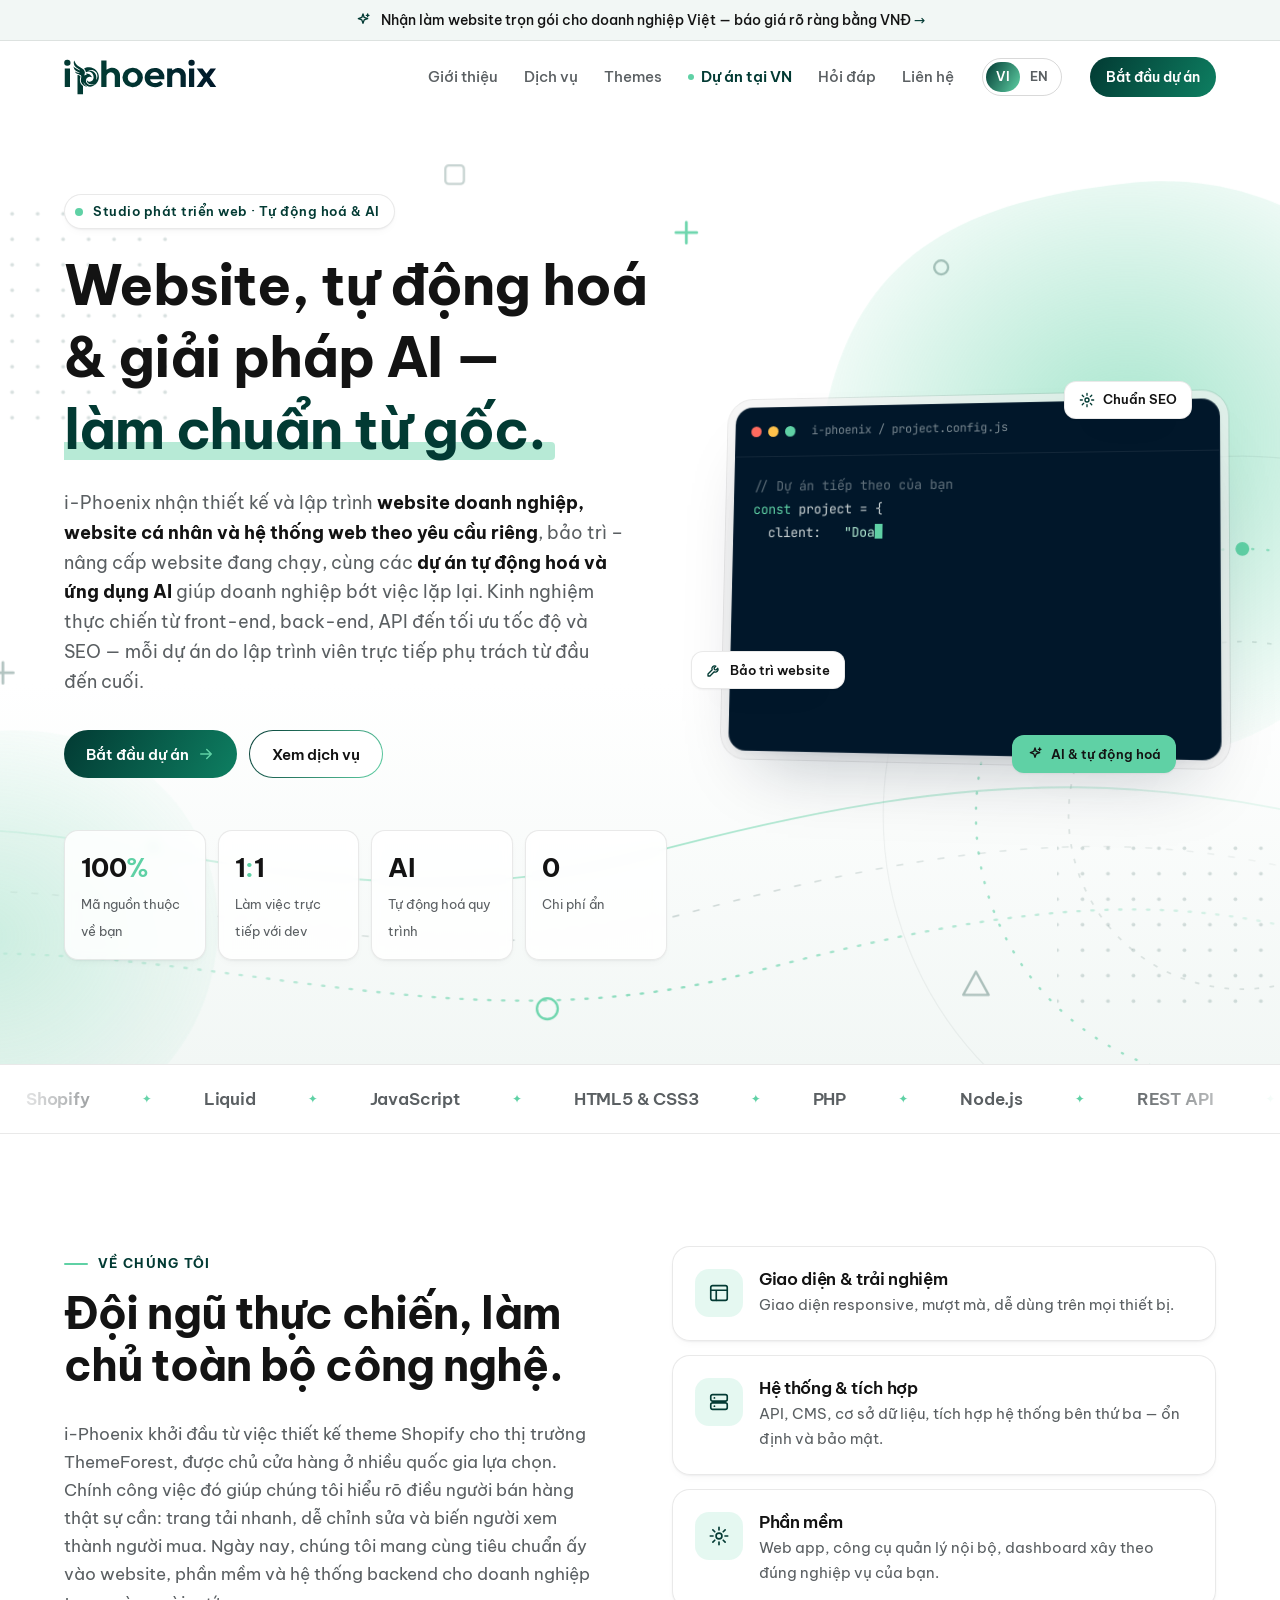
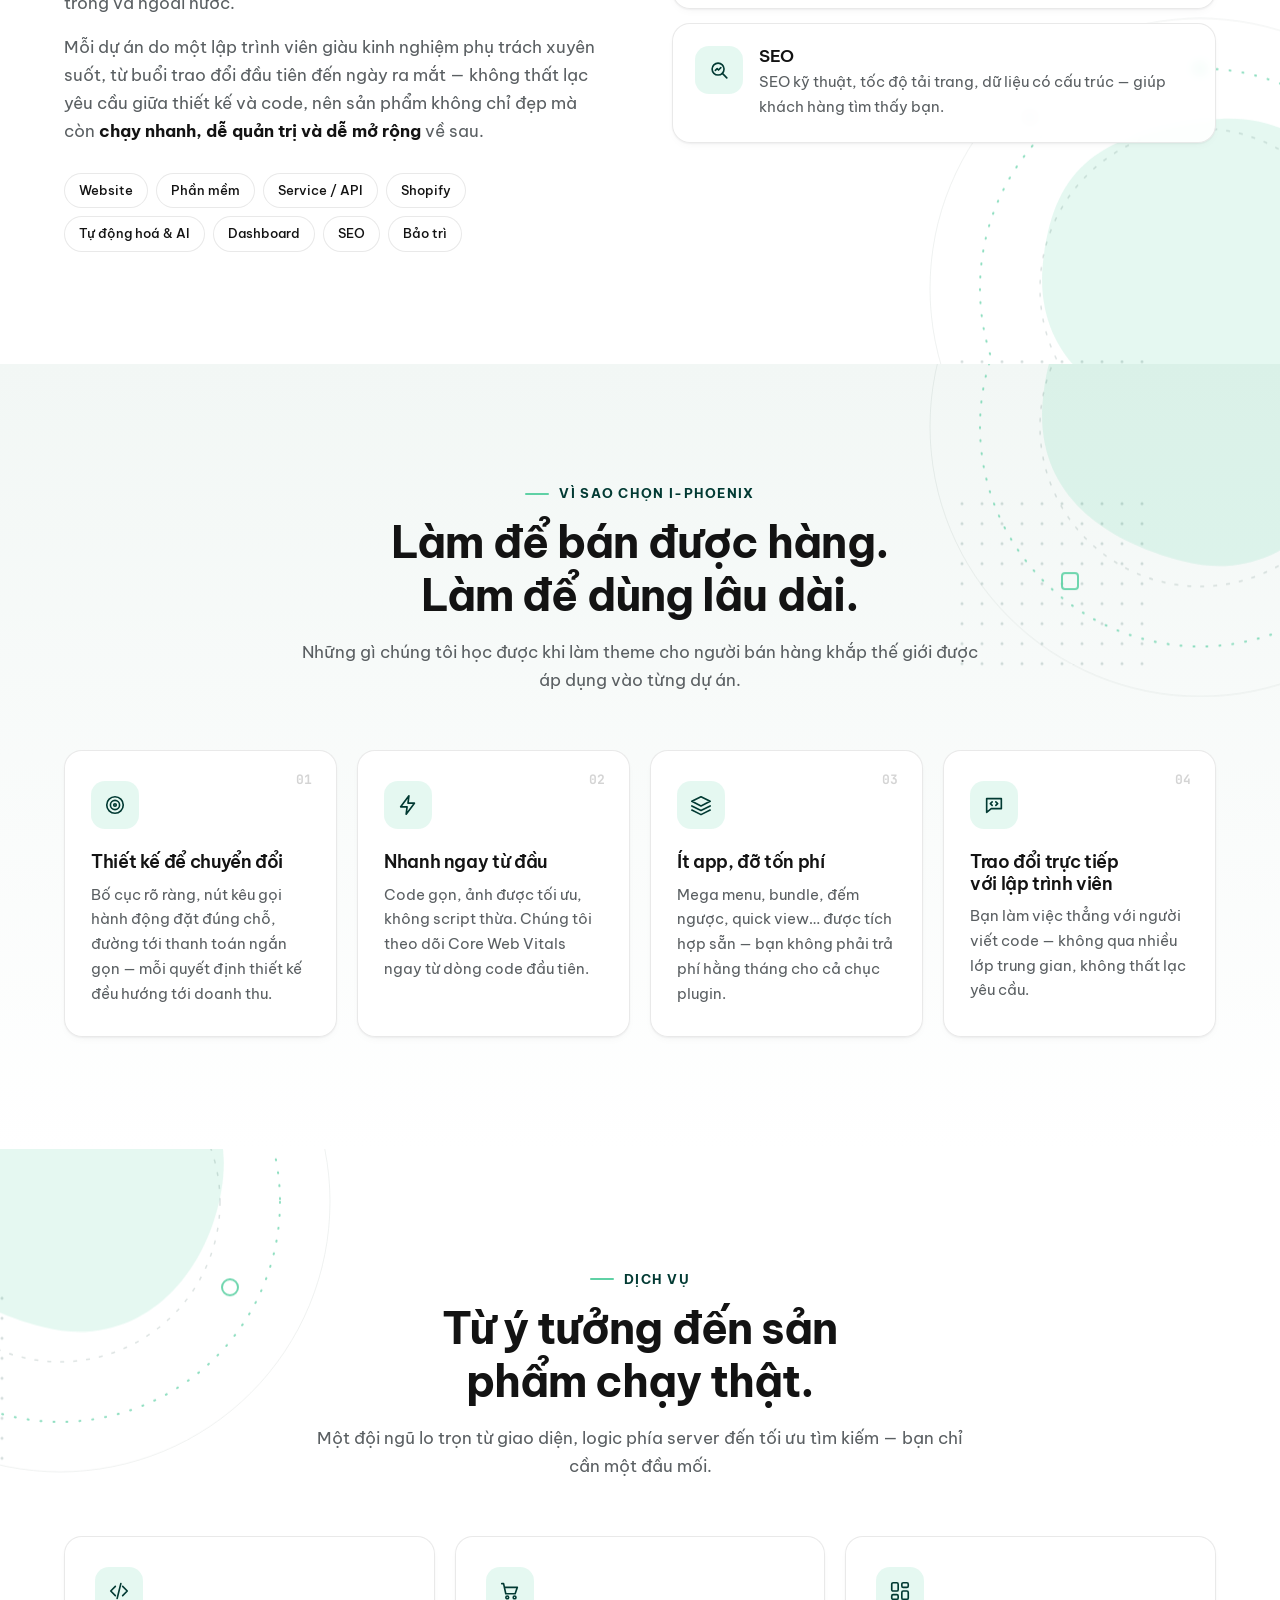
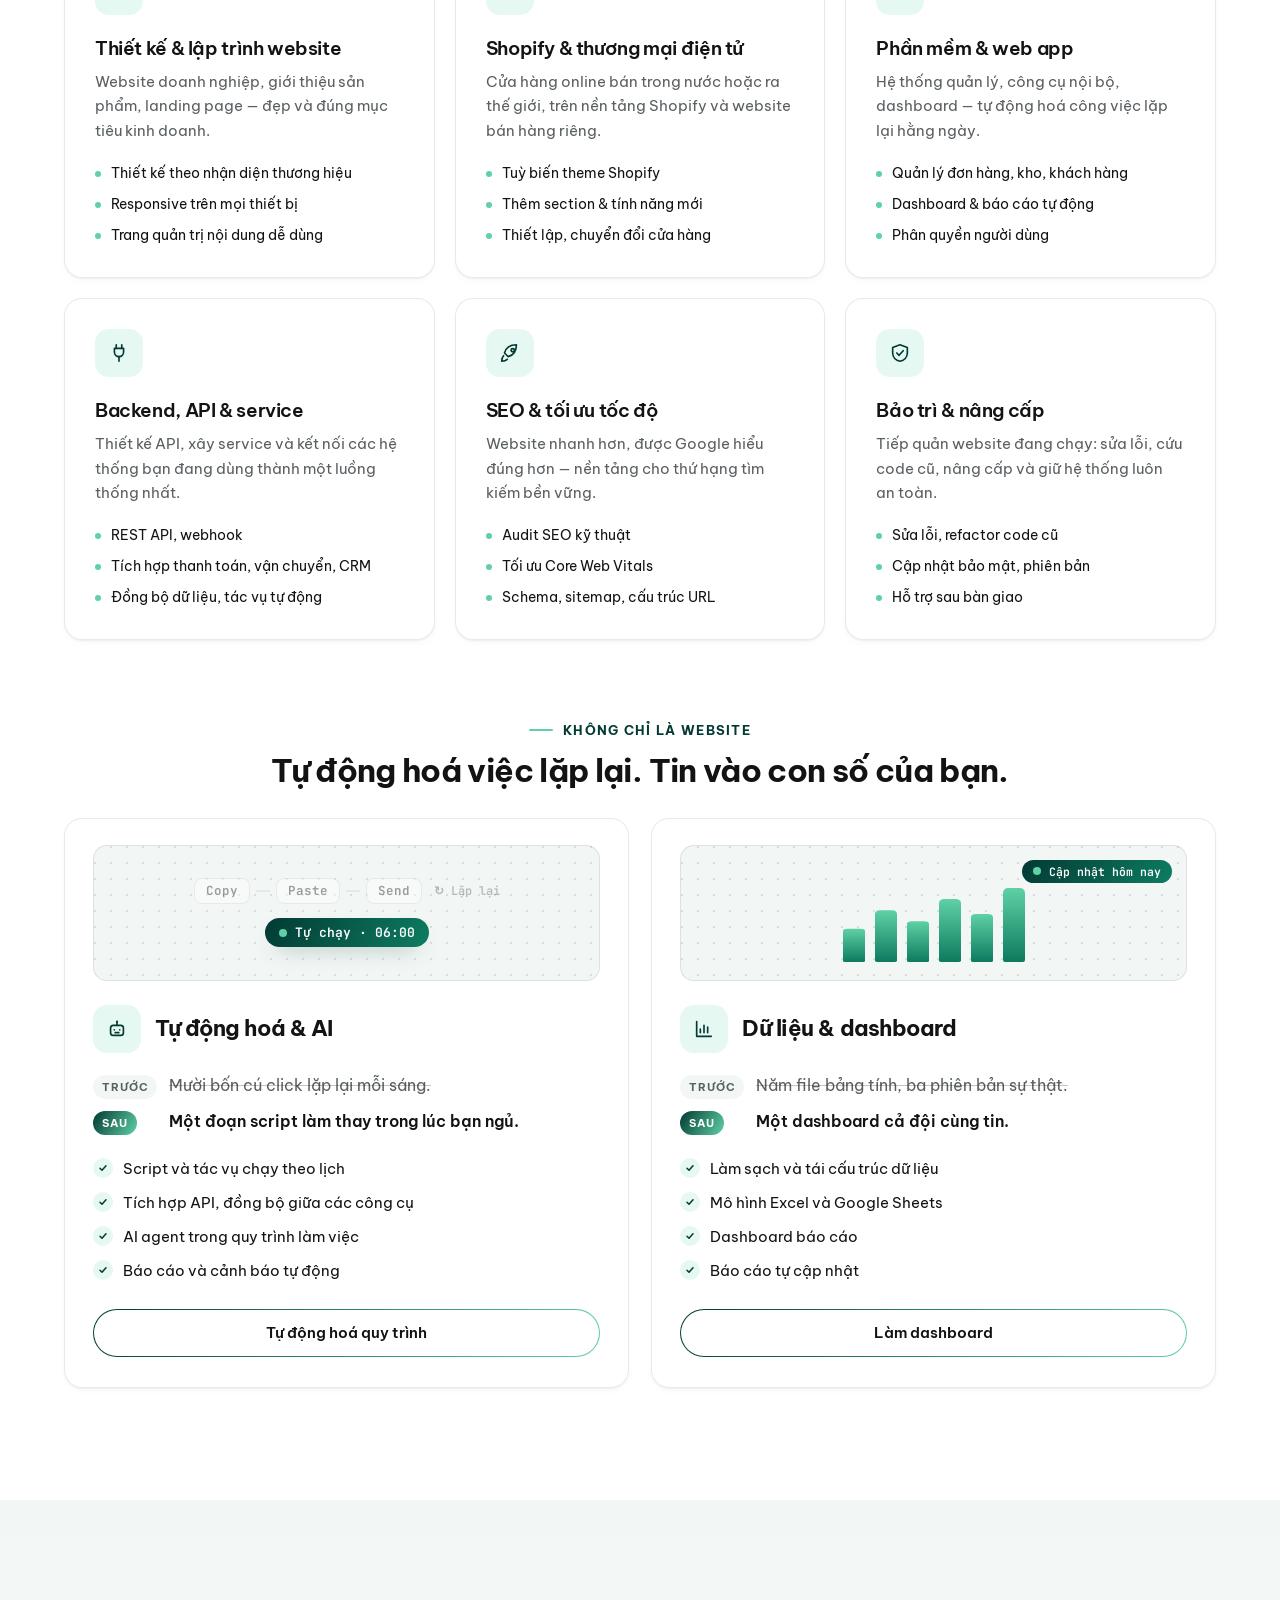
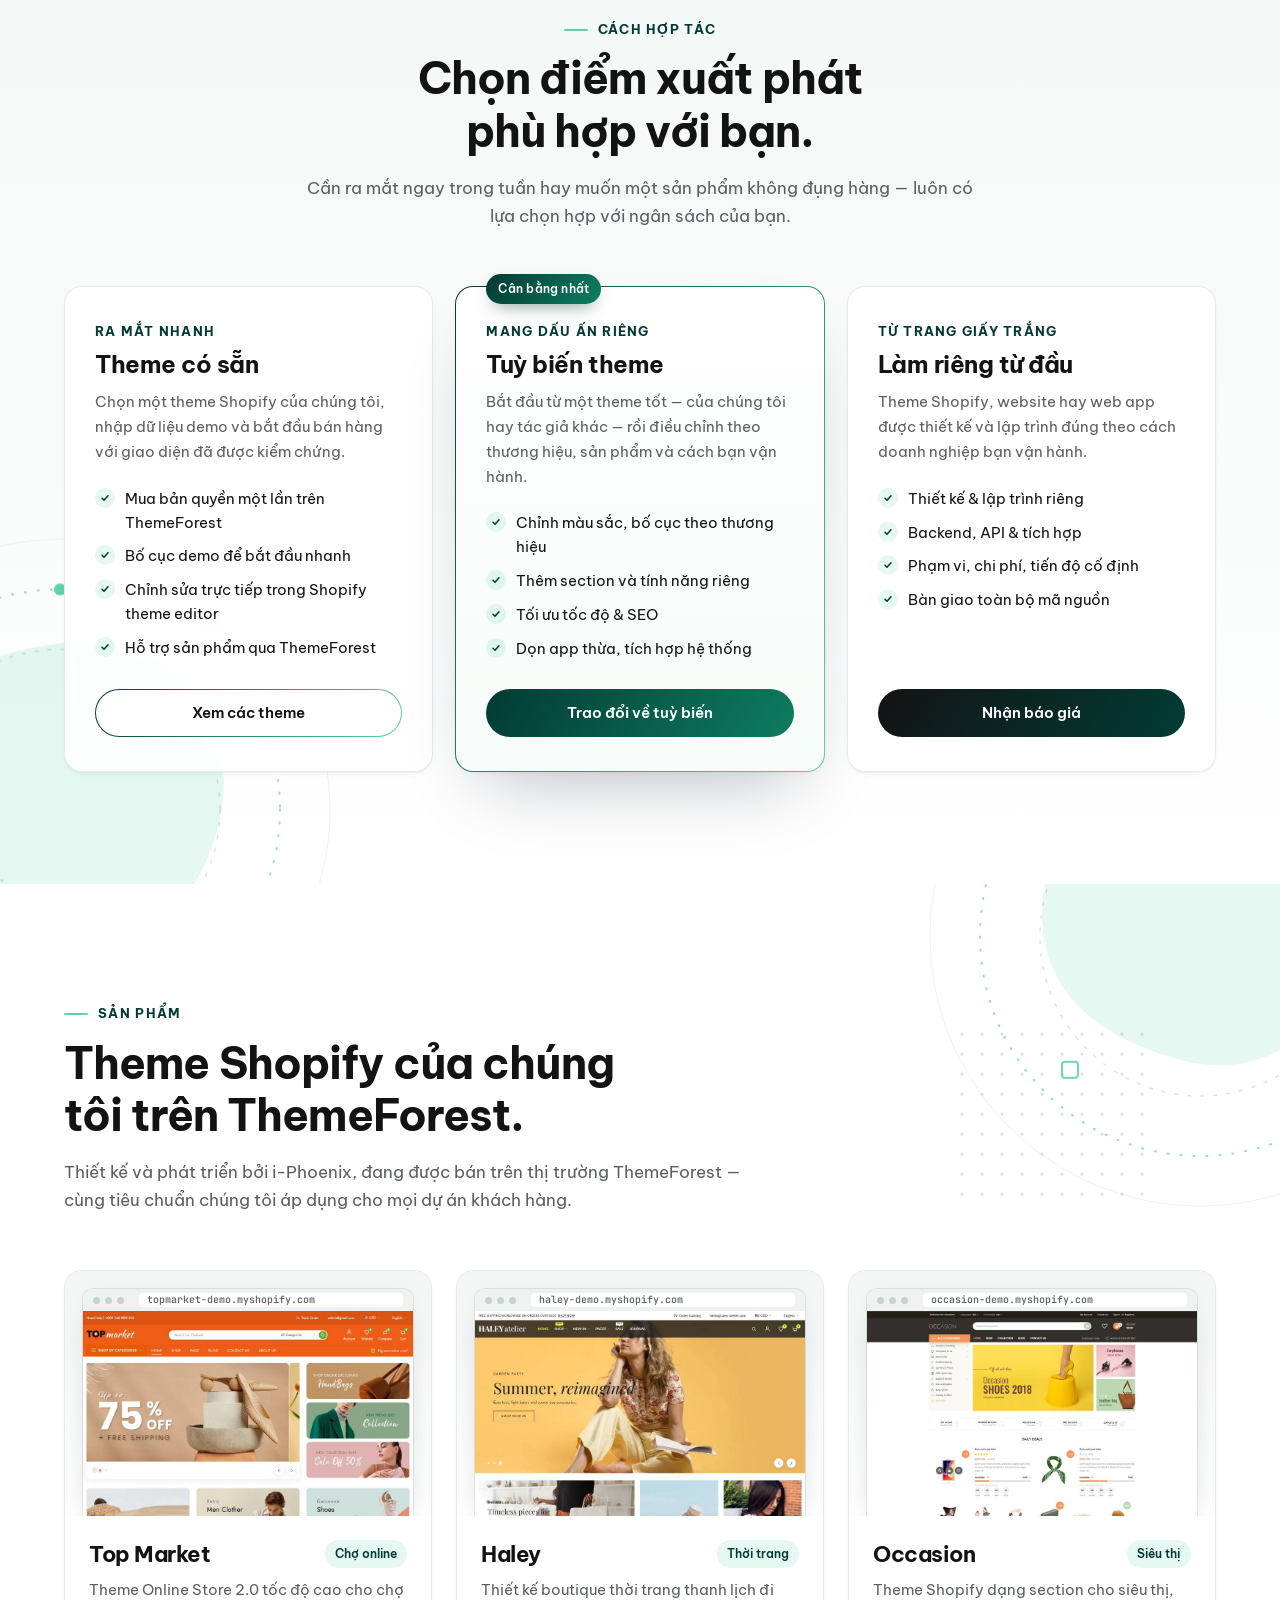
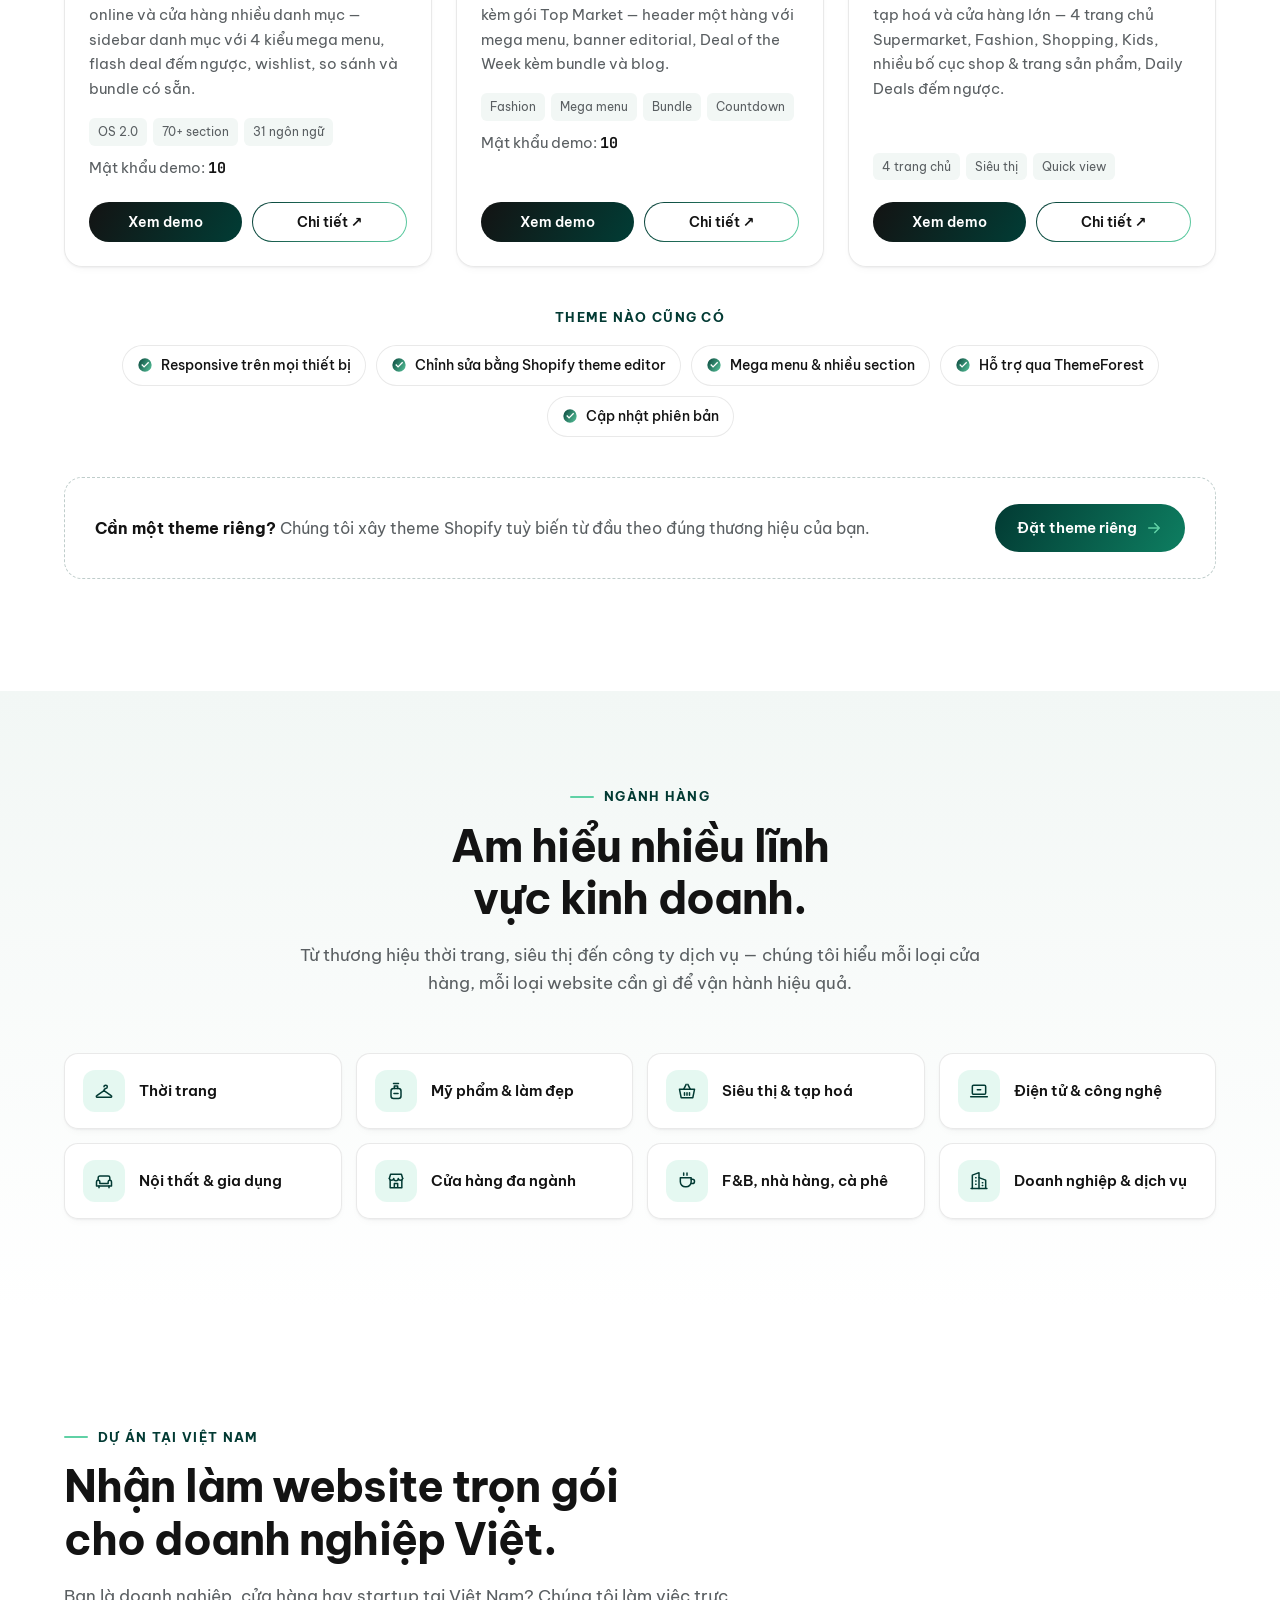
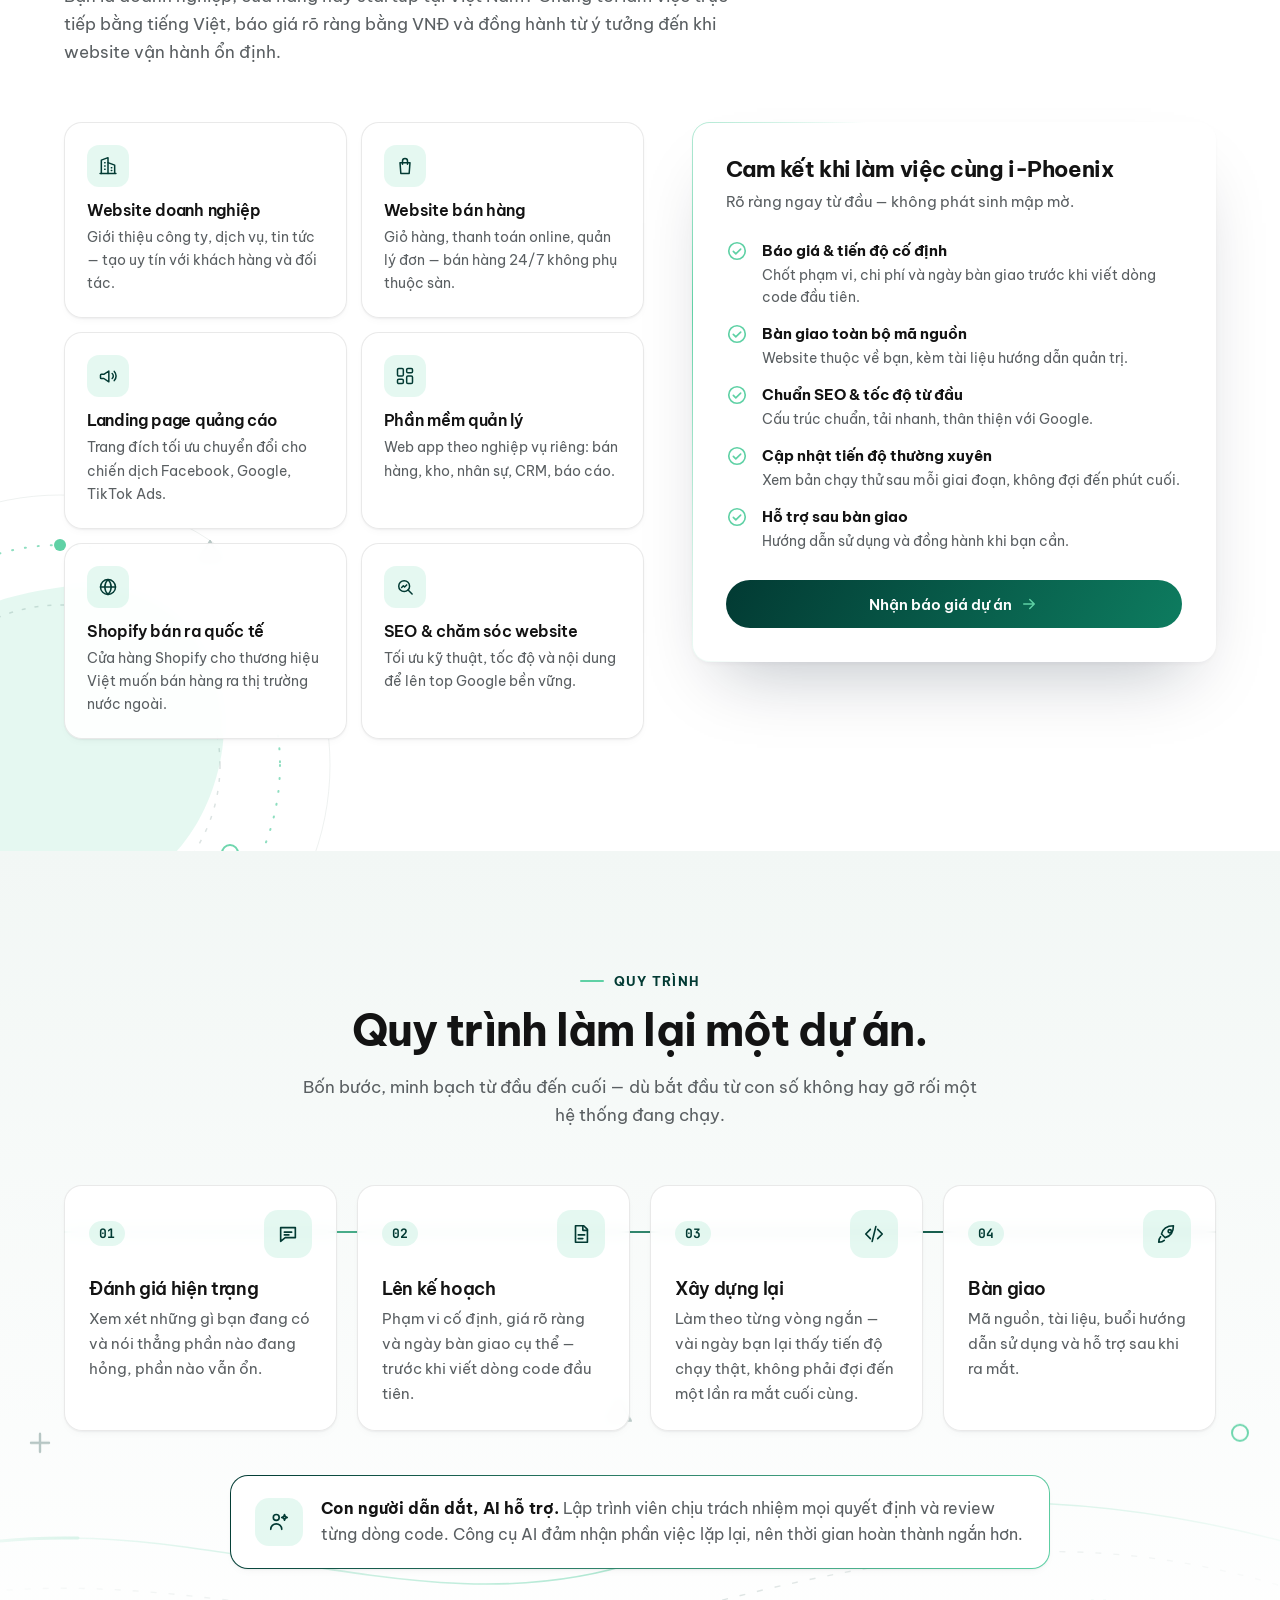
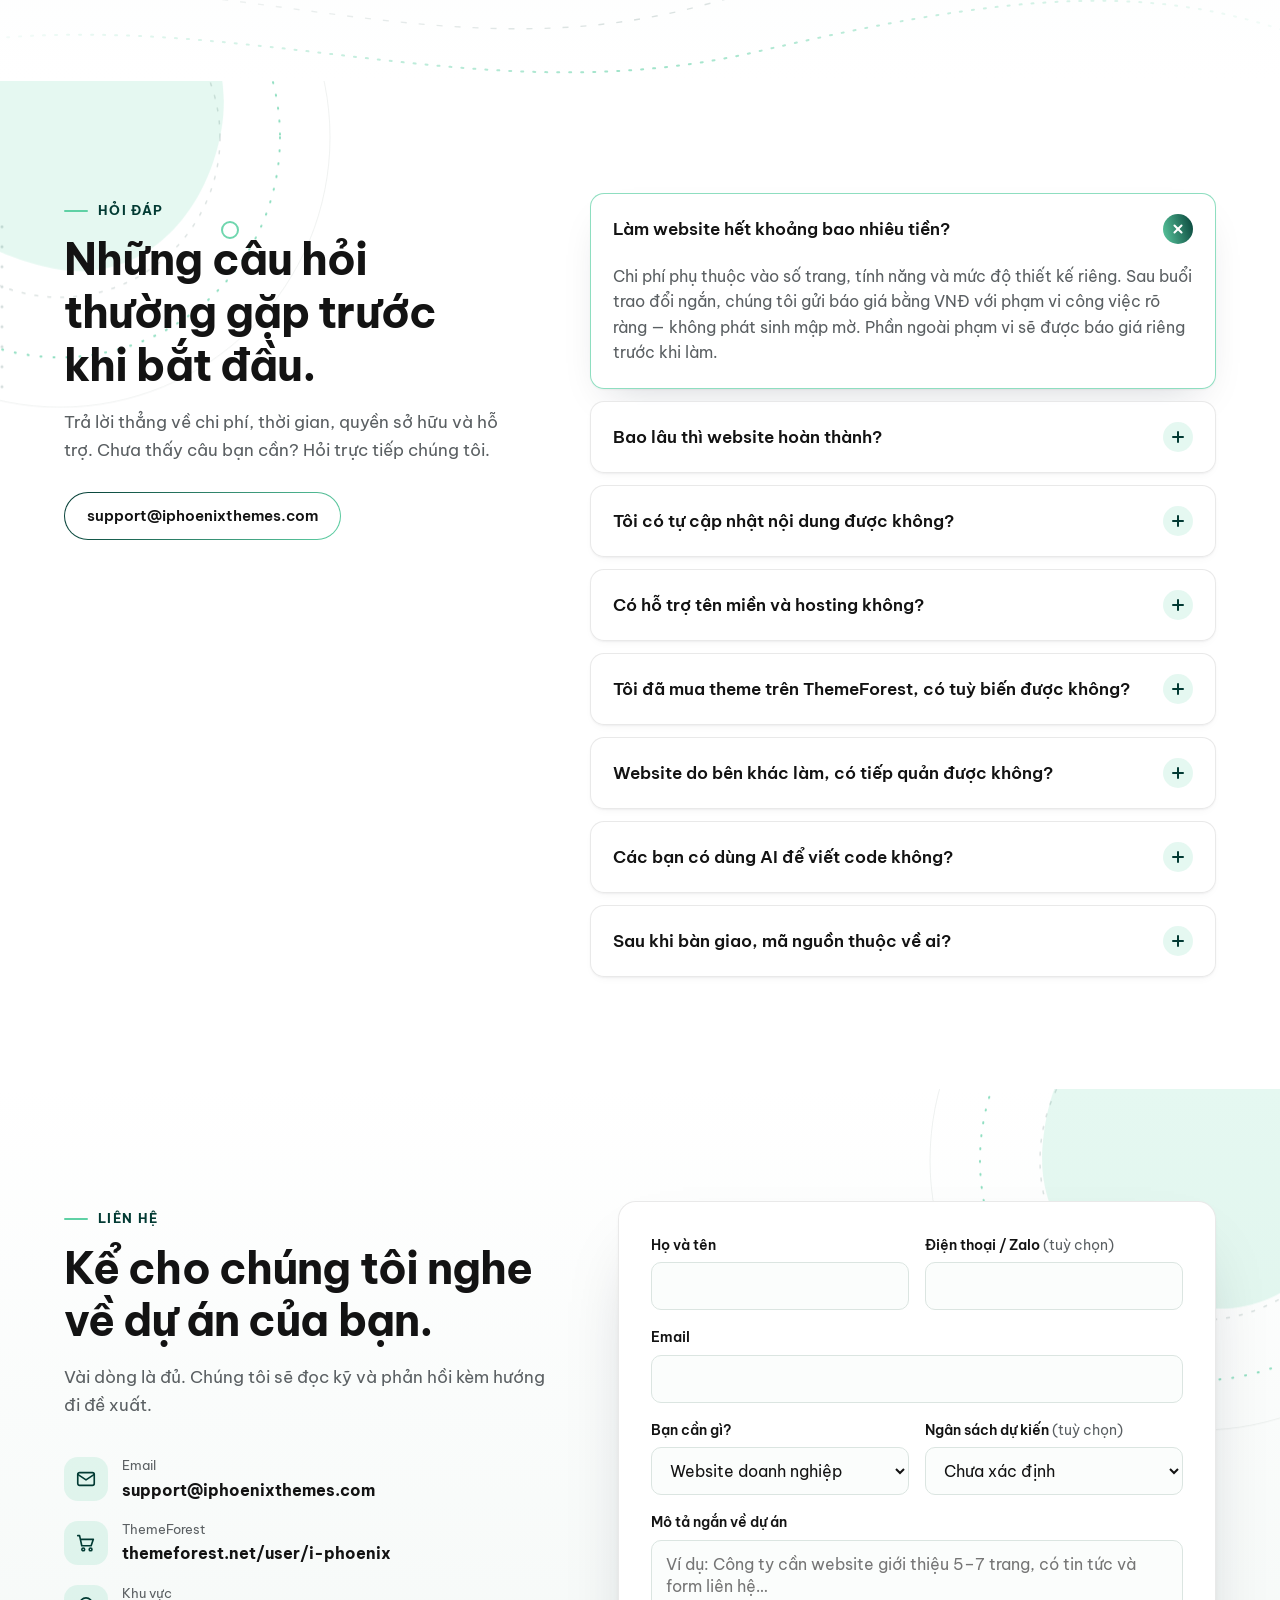
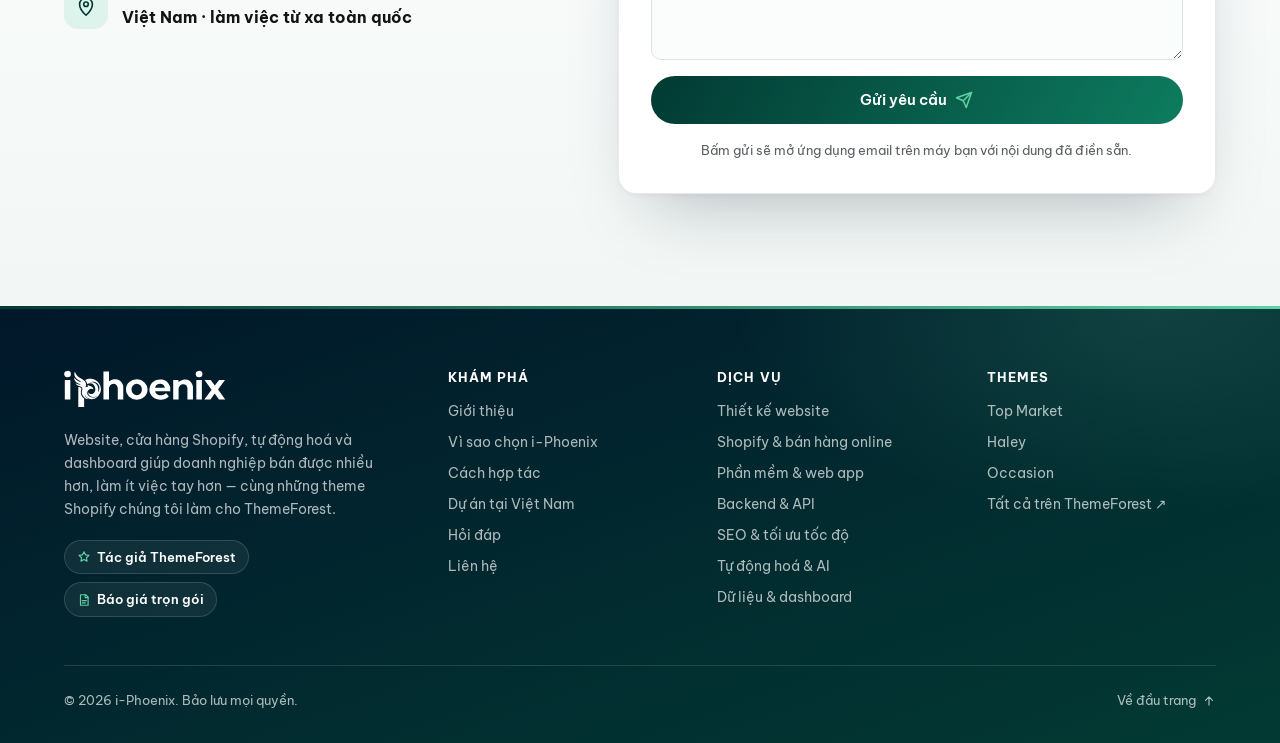
<file: vi/index.html>
<!doctype html>
<html lang="vi">
<head>
  <meta charset="utf-8">
  <meta name="viewport" content="width=device-width, initial-scale=1">
  <title>i-Phoenix — Thiết kế website, bảo trì & giải pháp AI tự động hoá</title>
  <meta name="description" content="i-Phoenix nhận thiết kế website doanh nghiệp, website cá nhân, lập trình theo yêu cầu, bảo trì website và triển khai dự án tự động hoá, ứng dụng AI cho doanh nghiệp Việt Nam — tải nhanh, chuẩn SEO.">
  <link rel="canonical" href="https://iphoenixthemes.com/vi/">
  <link rel="alternate" hreflang="vi" href="https://iphoenixthemes.com/vi/">
  <link rel="alternate" hreflang="en" href="https://iphoenixthemes.com/">
  <link rel="alternate" hreflang="x-default" href="https://iphoenixthemes.com/">
  <meta name="theme-color" content="#01172a">
  <meta property="og:type" content="website">
  <meta property="og:locale" content="vi_VN">
  <meta property="og:site_name" content="i-Phoenix">
  <meta property="og:title" content="i-Phoenix — Thiết kế website, bảo trì & giải pháp AI tự động hoá">
  <meta property="og:description" content="Website doanh nghiệp, website cá nhân, lập trình theo yêu cầu, bảo trì website và dự án AI tự động hoá — lo trọn từ thiết kế đến khi chạy thật.">
  <meta property="og:url" content="https://iphoenixthemes.com/vi/">
  <link rel="icon" type="image/svg+xml" href="../assets/img/favicon.svg">
  <link rel="preconnect" href="https://fonts.googleapis.com">
  <link rel="preconnect" href="https://fonts.gstatic.com" crossorigin>
  <link href="https://fonts.googleapis.com/css2?family=Be+Vietnam+Pro:wght@400;500;600;700&family=JetBrains+Mono:wght@400;700&display=swap" rel="stylesheet">
  <link rel="stylesheet" href="../assets/css/style.css">
  <script>document.documentElement.classList.add("js");</script>
  <script src="../assets/js/main.js" defer></script>
  <script type="application/ld+json">
  {
    "@context": "https://schema.org",
    "@type": "Organization",
    "name": "i-Phoenix",
    "url": "https://iphoenixthemes.com/vi/",
    "logo": "https://iphoenixthemes.com/assets/img/logo.svg",
    "email": "support@iphoenixthemes.com",
    "areaServed": "VN",
    "knowsAbout": ["Thiết kế website", "Phát triển phần mềm", "Shopify", "SEO", "API"],
    "sameAs": ["https://themeforest.net/user/i-phoenix"]
  }
  </script>
</head>
<body>
  <a class="skip-link" href="#main">Chuyển tới nội dung</a>
  <div class="scroll-progress" aria-hidden="true"></div>

  <!-- ============ Announcement bar ============ -->
  <aside class="announce" aria-label="Thông báo">
    <div class="container announce-inner">
      <svg class="announce-icon" viewBox="0 0 24 24" fill="none" stroke="currentColor" stroke-width="2" stroke-linecap="round" stroke-linejoin="round" aria-hidden="true"><path d="M12 3l1.8 5.2L19 10l-5.2 1.8L12 17l-1.8-5.2L5 10l5.2-1.8z"/><path d="M19 3v4M17 5h4"/></svg>
      <ul class="announce-list" data-rotate>
        <li class="is-active"><a href="#vietnam">Nhận làm website trọn gói cho doanh nghiệp Việt — báo giá rõ ràng bằng VNĐ <span aria-hidden="true">→</span></a></li>
        <li><a href="#automation">Ngày nào cũng lặp lại những cú click giống nhau? Để script làm thay <span aria-hidden="true">→</span></a></li>
        <li><a href="#contact">Gửi vài dòng về dự án — nhận lại hướng đi đề xuất <span aria-hidden="true">→</span></a></li>
      </ul>
    </div>
  </aside>

  <!-- ============ Header ============ -->
  <header class="site-header">
    <div class="container header-inner">
      <a class="brand" href="#top" aria-label="i-Phoenix — Trang chủ">
        <img class="brand-logo" src="../assets/img/logo.svg" alt="" width="154" height="36">
      </a>

      <button class="menu-toggle" type="button" aria-expanded="false" aria-controls="site-nav" aria-label="Mở menu">
        <svg viewBox="0 0 24 24" fill="none" stroke="currentColor" stroke-width="2" stroke-linecap="round" aria-hidden="true">
          <line class="l1" x1="4" y1="7" x2="20" y2="7"/><line class="l2" x1="4" y1="12" x2="20" y2="12"/><line class="l3" x1="4" y1="17" x2="20" y2="17"/>
        </svg>
      </button>

      <nav class="nav" id="site-nav" aria-label="Điều hướng chính">
        <div class="nav-links">
          <a href="#about">Giới thiệu</a>
          <a href="#services">Dịch vụ</a>
          <a href="#themes">Themes</a>
          <a class="nav-vn" href="#vietnam">Dự án tại VN</a>
          <a href="#faq">Hỏi đáp</a>
          <a href="#contact">Liên hệ</a>
        </div>
        <div class="lang-switch" aria-label="Ngôn ngữ">
          <a href="./" aria-current="page" hreflang="vi" lang="vi">VI</a>
          <a href="../" hreflang="en" lang="en">EN</a>
        </div>
        <a class="btn btn-primary btn-sm magnetic" href="#contact">Bắt đầu dự án</a>
      </nav>
    </div>
  </header>

  <main id="main">
    <!-- ============ Hero ============ -->
    <section class="hero" id="top" data-deco="hero">

      <div class="container hero-grid">
        <div data-stagger="0.12">
          <span class="eyebrow reveal">Studio phát triển web · Tự động hoá &amp; AI</span>
          <h1>
            <span class="line"><span>Website, tự động hoá</span></span>
            <span class="line"><span>&amp; giải pháp AI —</span></span>
            <span class="line"><span><em>làm chuẩn từ gốc.</em></span></span>
          </h1>
          <p class="hero-lead reveal">i-Phoenix nhận thiết kế và lập trình <strong>website doanh nghiệp, website cá nhân và hệ thống web theo yêu cầu riêng</strong>, bảo trì – nâng cấp website đang chạy, cùng các <strong>dự án tự động hoá và ứng dụng AI</strong> giúp doanh nghiệp bớt việc lặp lại. Kinh nghiệm thực chiến từ front-end, back-end, API đến tối ưu tốc độ và SEO — mỗi dự án do lập trình viên trực tiếp phụ trách từ đầu đến cuối.</p>
          <div class="hero-actions reveal">
            <a class="btn btn-primary magnetic" href="#contact">
              Bắt đầu dự án
              <svg viewBox="0 0 24 24" fill="none" stroke="currentColor" stroke-width="2" stroke-linecap="round" stroke-linejoin="round" aria-hidden="true"><path d="M5 12h14M13 6l6 6-6 6"/></svg>
            </a>
            <a class="btn btn-outline" href="#vietnam">Xem dịch vụ</a>
          </div>
          <div class="hero-stats reveal">
            <div><strong><span data-count="100">100</span><i>%</i></strong><span>Mã nguồn thuộc về bạn</span></div>
            <div><strong>1<i>:</i>1</strong><span>Làm việc trực tiếp với dev</span></div>
            <div><strong>AI</strong><span>Tự động hoá quy trình</span></div>
            <div><strong data-count="0">0</strong><span>Chi phí ẩn</span></div>
          </div>
        </div>

        <div class="hero-visual reveal zoom" style="--d:.3s">
          <div class="code-card">
            <div class="code-bar" aria-hidden="true"><i></i><i></i><i></i><b>i-phoenix / project.config.js</b></div>
<pre class="code-body" data-type aria-label="Ví dụ cấu hình dự án"><span class="c-c">// Dự án tiếp theo của bạn</span>
<span class="c-k">const</span> project = {
  client:   <span class="c-s">"Doanh nghiệp · cá nhân"</span>,
  website:  <span class="c-s">"theo yêu cầu, chuẩn SEO"</span>,
  automate: <span class="c-s">"AI · script · báo cáo"</span>,
  maintain: <span class="c-k">true</span>,
  support:  <span class="c-s">"sau bàn giao"</span>,
};

<span class="c-f">build</span>(project).<span class="c-f">then</span>(<span class="c-f">launch</span>);
<span class="c-c">// ✓ Website đã chạy thật</span></pre>
          </div>
          <span class="float-chip chip-1" aria-hidden="true">
            <svg viewBox="0 0 24 24" fill="none" stroke="currentColor" stroke-width="2" stroke-linecap="round"><circle cx="12" cy="12" r="3"/><path d="M12 2v3M12 19v3M2 12h3M19 12h3M4.9 4.9 7 7M17 17l2.1 2.1M4.9 19.1 7 17M17 7l2.1-2.1"/></svg>
            Chuẩn SEO
          </span>
          <span class="float-chip chip-2" aria-hidden="true">
            <svg viewBox="0 0 24 24" fill="none" stroke="currentColor" stroke-width="2" stroke-linecap="round" stroke-linejoin="round"><path d="M14.7 6.3a4 4 0 0 0-5.4 5.4L3 18v3h3l6.3-6.3a4 4 0 0 0 5.4-5.4l-2.6 2.6-2.4-.6-.6-2.4z"/></svg>
            Bảo trì website
          </span>
          <span class="float-chip chip-3" aria-hidden="true">
            <svg viewBox="0 0 24 24" fill="none" stroke="currentColor" stroke-width="2" stroke-linecap="round" stroke-linejoin="round"><path d="M12 3l1.8 5.2L19 10l-5.2 1.8L12 17l-1.8-5.2L5 10l5.2-1.8z"/><path d="M19 3v4M17 5h4"/></svg>
            AI &amp; tự động hoá
          </span>
        </div>
      </div>
    </section>

    <!-- ============ Tech marquee ============ -->
    <div class="marquee" aria-label="Công nghệ chúng tôi sử dụng">
      <div class="marquee-track">
        <ul>
          <li>Shopify</li><li>Liquid</li><li>JavaScript</li><li>HTML5 &amp; CSS3</li><li>PHP</li><li>Node.js</li><li>REST API</li><li>MySQL</li><li>AI agent</li><li>Google Sheets</li><li>Dashboard</li><li>SEO kỹ thuật</li><li>Core Web Vitals</li><li>Responsive</li>
        </ul>
        <ul aria-hidden="true">
          <li>Shopify</li><li>Liquid</li><li>JavaScript</li><li>HTML5 &amp; CSS3</li><li>PHP</li><li>Node.js</li><li>REST API</li><li>MySQL</li><li>AI agent</li><li>Google Sheets</li><li>Dashboard</li><li>SEO kỹ thuật</li><li>Core Web Vitals</li><li>Responsive</li>
        </ul>
      </div>
    </div>

    <!-- ============ About ============ -->
    <section class="section" id="about" data-deco="corner-br">
      <div class="container about-grid">
        <div class="about-copy">
          <div class="section-head reveal" style="margin-bottom:28px">
            <span class="kicker">Về chúng tôi</span>
            <h2>Đội ngũ thực chiến, làm chủ toàn bộ công nghệ.</h2>
          </div>
          <p class="reveal">i-Phoenix khởi đầu từ việc thiết kế theme Shopify cho thị trường ThemeForest, được chủ cửa hàng ở nhiều quốc gia lựa chọn. Chính công việc đó giúp chúng tôi hiểu rõ điều người bán hàng thật sự cần: trang tải nhanh, dễ chỉnh sửa và biến người xem thành người mua. Ngày nay, chúng tôi mang cùng tiêu chuẩn ấy vào website, phần mềm và hệ thống backend cho doanh nghiệp trong và ngoài nước.</p>
          <p class="reveal">Mỗi dự án do một lập trình viên giàu kinh nghiệm phụ trách xuyên suốt, từ buổi trao đổi đầu tiên đến ngày ra mắt — không thất lạc yêu cầu giữa thiết kế và code, nên sản phẩm không chỉ đẹp mà còn <strong>chạy nhanh, dễ quản trị và dễ mở rộng</strong> về sau.</p>
          <ul class="stack reveal" aria-label="Thế mạnh">
            <li>Website</li><li>Phần mềm</li><li>Service / API</li><li>Shopify</li><li>Tự động hoá &amp; AI</li><li>Dashboard</li><li>SEO</li><li>Bảo trì</li>
          </ul>
        </div>

        <div class="pillars" data-stagger="0.1">
          <article class="pillar spot hover-card reveal from-right">
            <span class="icon"><svg class="draw" viewBox="0 0 24 24" fill="none" stroke="currentColor" stroke-width="1.8" stroke-linecap="round" stroke-linejoin="round" aria-hidden="true"><rect pathLength="1" x="3" y="4" width="18" height="16" rx="2"/><path pathLength="1" d="M3 9h18M9 9v11"/></svg></span>
            <div><h3>Giao diện &amp; trải nghiệm</h3><p>Giao diện responsive, mượt mà, dễ dùng trên mọi thiết bị.</p></div>
          </article>
          <article class="pillar spot hover-card reveal from-right">
            <span class="icon"><svg class="draw" viewBox="0 0 24 24" fill="none" stroke="currentColor" stroke-width="1.8" stroke-linecap="round" stroke-linejoin="round" aria-hidden="true"><rect pathLength="1" x="3" y="4" width="18" height="7" rx="2"/><rect pathLength="1" x="3" y="13" width="18" height="7" rx="2"/><g class="i-blink"><circle cx="7" cy="7.5" r="1" fill="currentColor" stroke="none"/></g><g class="i-blink" style="animation-delay:.5s"><circle cx="7" cy="16.5" r="1" fill="currentColor" stroke="none"/></g></svg></span>
            <div><h3>Hệ thống &amp; tích hợp</h3><p>API, CMS, cơ sở dữ liệu, tích hợp hệ thống bên thứ ba — ổn định và bảo mật.</p></div>
          </article>
          <article class="pillar spot hover-card reveal from-right">
            <span class="icon"><svg class="draw" viewBox="0 0 24 24" fill="none" stroke="currentColor" stroke-width="1.8" stroke-linecap="round" stroke-linejoin="round" aria-hidden="true"><g class="i-spin"><circle pathLength="1" cx="12" cy="12" r="3.2"/><path pathLength="1" d="M12 2.5v3M12 18.5v3M2.5 12h3M18.5 12h3M5.3 5.3l2.1 2.1M16.6 16.6l2.1 2.1M5.3 18.7l2.1-2.1M16.6 7.4l2.1-2.1"/></g></svg></span>
            <div><h3>Phần mềm</h3><p>Web app, công cụ quản lý nội bộ, dashboard xây theo đúng nghiệp vụ của bạn.</p></div>
          </article>
          <article class="pillar spot hover-card reveal from-right">
            <span class="icon"><svg class="draw" viewBox="0 0 24 24" fill="none" stroke="currentColor" stroke-width="1.8" stroke-linecap="round" stroke-linejoin="round" aria-hidden="true"><g class="i-bob"><circle pathLength="1" cx="11" cy="11" r="6.5"/><path pathLength="1" d="M20.5 20.5l-4.8-4.8"/><path pathLength="1" d="M8 12.5l2-2 1.5 1.5L14 9.5"/></g></svg></span>
            <div><h3>SEO</h3><p>SEO kỹ thuật, tốc độ tải trang, dữ liệu có cấu trúc — giúp khách hàng tìm thấy bạn.</p></div>
          </article>
        </div>
      </div>
    </section>

    <!-- ============ Why us ============ -->
    <section class="section section-soft" id="why" data-deco="corner-tr">
      <div class="container">
        <div class="section-head center reveal">
          <span class="kicker">Vì sao chọn i-Phoenix</span>
          <h2>Làm để bán được hàng. Làm để dùng lâu dài.</h2>
          <p>Những gì chúng tôi học được khi làm theme cho người bán hàng khắp thế giới được áp dụng vào từng dự án.</p>
        </div>
        <div class="why-grid" data-stagger="0.1">
          <article class="why spot hover-card reveal">
            <span class="why-num">01</span>
            <span class="icon"><svg class="draw" viewBox="0 0 24 24" fill="none" stroke="currentColor" stroke-width="1.8" stroke-linecap="round" stroke-linejoin="round" aria-hidden="true"><circle pathLength="1" cx="12" cy="12" r="9"/><circle pathLength="1" cx="12" cy="12" r="5"/><g class="i-pulse"><circle pathLength="1" cx="12" cy="12" r="1.4"/></g></svg></span>
            <h3>Thiết kế để chuyển đổi</h3>
            <p>Bố cục rõ ràng, nút kêu gọi hành động đặt đúng chỗ, đường tới thanh toán ngắn gọn — mỗi quyết định thiết kế đều hướng tới doanh thu.</p>
          </article>
          <article class="why spot hover-card reveal">
            <span class="why-num">02</span>
            <span class="icon"><svg class="draw" viewBox="0 0 24 24" fill="none" stroke="currentColor" stroke-width="1.8" stroke-linecap="round" stroke-linejoin="round" aria-hidden="true"><g class="i-pulse"><path pathLength="1" d="M13 2 4 14h7l-1 8 9-12h-7l1-8z"/></g></svg></span>
            <h3>Nhanh ngay từ đầu</h3>
            <p>Code gọn, ảnh được tối ưu, không script thừa. Chúng tôi theo dõi Core Web Vitals ngay từ dòng code đầu tiên.</p>
          </article>
          <article class="why spot hover-card reveal">
            <span class="why-num">03</span>
            <span class="icon"><svg class="draw" viewBox="0 0 24 24" fill="none" stroke="currentColor" stroke-width="1.8" stroke-linecap="round" stroke-linejoin="round" aria-hidden="true"><g class="i-bob"><path pathLength="1" d="M12 3 2 8l10 5 10-5-10-5z"/></g><path pathLength="1" d="M2 13l10 5 10-5"/><path pathLength="1" d="M2 17.5l10 5 10-5"/></svg></span>
            <h3>Ít app, đỡ tốn phí</h3>
            <p>Mega menu, bundle, đếm ngược, quick view… được tích hợp sẵn — bạn không phải trả phí hằng tháng cho cả chục plugin.</p>
          </article>
          <article class="why spot hover-card reveal">
            <span class="why-num">04</span>
            <span class="icon"><svg class="draw" viewBox="0 0 24 24" fill="none" stroke="currentColor" stroke-width="1.8" stroke-linecap="round" stroke-linejoin="round" aria-hidden="true"><path pathLength="1" d="M4 5h16v11H9l-5 4V5z"/><path pathLength="1" d="M10 8.5 8 10.5l2 2M14 8.5l2 2-2 2"/></svg></span>
            <h3>Trao đổi trực tiếp với lập trình viên</h3>
            <p>Bạn làm việc thẳng với người viết code — không qua nhiều lớp trung gian, không thất lạc yêu cầu.</p>
          </article>
        </div>
      </div>
    </section>

    <!-- ============ Services ============ -->
    <section class="section" id="services" data-deco="corner-tl">
      <div class="container">
        <div class="section-head center reveal">
          <span class="kicker">Dịch vụ</span>
          <h2>Từ ý tưởng đến sản phẩm chạy thật.</h2>
          <p>Một đội ngũ lo trọn từ giao diện, logic phía server đến tối ưu tìm kiếm — bạn chỉ cần một đầu mối.</p>
        </div>

        <div class="services" data-stagger="0.08">
          <article class="service spot hover-card reveal">
            <span class="icon"><svg class="draw" viewBox="0 0 24 24" fill="none" stroke="currentColor" stroke-width="1.8" stroke-linecap="round" stroke-linejoin="round" aria-hidden="true"><path pathLength="1" d="M8 7l-5 5 5 5"/><path pathLength="1" d="M16 7l5 5-5 5"/><path pathLength="1" d="M14 4l-4 16"/></svg></span>
            <h3>Thiết kế &amp; lập trình website</h3>
            <p>Website doanh nghiệp, giới thiệu sản phẩm, landing page — đẹp và đúng mục tiêu kinh doanh.</p>
            <ul><li>Thiết kế theo nhận diện thương hiệu</li><li>Responsive trên mọi thiết bị</li><li>Trang quản trị nội dung dễ dùng</li></ul>
          </article>
          <article class="service spot hover-card reveal">
            <span class="icon"><svg class="draw" viewBox="0 0 24 24" fill="none" stroke="currentColor" stroke-width="1.8" stroke-linecap="round" stroke-linejoin="round" aria-hidden="true"><g class="i-bob"><path pathLength="1" d="M3 4h2l2.4 11h10.2L20 8H6.2"/><circle pathLength="1" cx="9" cy="19" r="1.5"/><circle pathLength="1" cx="17" cy="19" r="1.5"/></g></svg></span>
            <h3>Shopify &amp; thương mại điện tử</h3>
            <p>Cửa hàng online bán trong nước hoặc ra thế giới, trên nền tảng Shopify và website bán hàng riêng.</p>
            <ul><li>Tuỳ biến theme Shopify</li><li>Thêm section &amp; tính năng mới</li><li>Thiết lập, chuyển đổi cửa hàng</li></ul>
          </article>
          <article class="service spot hover-card reveal">
            <span class="icon"><svg class="draw" viewBox="0 0 24 24" fill="none" stroke="currentColor" stroke-width="1.8" stroke-linecap="round" stroke-linejoin="round" aria-hidden="true"><rect pathLength="1" x="3" y="3" width="7" height="9" rx="1.5"/><rect pathLength="1" x="14" y="3" width="7" height="5" rx="1.5"/><g class="i-pulse"><rect pathLength="1" x="14" y="12" width="7" height="9" rx="1.5"/></g><rect pathLength="1" x="3" y="16" width="7" height="5" rx="1.5"/></svg></span>
            <h3>Phần mềm &amp; web app</h3>
            <p>Hệ thống quản lý, công cụ nội bộ, dashboard — tự động hoá công việc lặp lại hằng ngày.</p>
            <ul><li>Quản lý đơn hàng, kho, khách hàng</li><li>Dashboard &amp; báo cáo tự động</li><li>Phân quyền người dùng</li></ul>
          </article>
          <article class="service spot hover-card reveal">
            <span class="icon"><svg class="draw" viewBox="0 0 24 24" fill="none" stroke="currentColor" stroke-width="1.8" stroke-linecap="round" stroke-linejoin="round" aria-hidden="true"><path pathLength="1" d="M9 7V3M15 7V3"/><path pathLength="1" d="M7 7h10v4a5 5 0 0 1-10 0V7z"/><g class="i-rise"><path pathLength="1" d="M12 16v5"/></g></svg></span>
            <h3>Backend, API &amp; service</h3>
            <p>Thiết kế API, xây service và kết nối các hệ thống bạn đang dùng thành một luồng thống nhất.</p>
            <ul><li>REST API, webhook</li><li>Tích hợp thanh toán, vận chuyển, CRM</li><li>Đồng bộ dữ liệu, tác vụ tự động</li></ul>
          </article>
          <article class="service spot hover-card reveal">
            <span class="icon"><svg class="draw" viewBox="0 0 24 24" fill="none" stroke="currentColor" stroke-width="1.8" stroke-linecap="round" stroke-linejoin="round" aria-hidden="true"><g class="i-rise"><path pathLength="1" d="M5 15c-1.5 1.5-2 4-2 6 2 0 4.5-.5 6-2"/><path pathLength="1" d="M9 15l-3-3c1-4 4.5-9 13-9 0 8.5-5 12-9 13z"/><circle pathLength="1" cx="15" cy="9" r="1.8"/></g></svg></span>
            <h3>SEO &amp; tối ưu tốc độ</h3>
            <p>Website nhanh hơn, được Google hiểu đúng hơn — nền tảng cho thứ hạng tìm kiếm bền vững.</p>
            <ul><li>Audit SEO kỹ thuật</li><li>Tối ưu Core Web Vitals</li><li>Schema, sitemap, cấu trúc URL</li></ul>
          </article>
          <article class="service spot hover-card reveal">
            <span class="icon"><svg class="draw" viewBox="0 0 24 24" fill="none" stroke="currentColor" stroke-width="1.8" stroke-linecap="round" stroke-linejoin="round" aria-hidden="true"><path pathLength="1" d="M12 3l8 3v6c0 4.5-3.4 8-8 9-4.6-1-8-4.5-8-9V6l8-3z"/><path pathLength="1" d="M8.5 12l2.5 2.5 4.5-5"/></svg></span>
            <h3>Bảo trì &amp; nâng cấp</h3>
            <p>Tiếp quản website đang chạy: sửa lỗi, cứu code cũ, nâng cấp và giữ hệ thống luôn an toàn.</p>
            <ul><li>Sửa lỗi, refactor code cũ</li><li>Cập nhật bảo mật, phiên bản</li><li>Hỗ trợ sau bàn giao</li></ul>
          </article>
        </div>

        <!-- Automation & data: before → after -->
        <div class="beyond-head reveal">
          <span class="kicker">Không chỉ là website</span>
          <h3>Tự động hoá việc lặp lại. Tin vào con số của bạn.</h3>
        </div>
        <div class="spotlights" data-stagger="0.15">
          <article class="spotlight spot hover-card reveal" id="automation">
            <div class="viz viz-flow" aria-hidden="true">
              <div class="flow-manual"><span>Copy</span><i></i><span>Paste</span><i></i><span>Send</span><b>↻ Lặp lại</b></div>
              <div class="flow-auto"><em></em>Tự chạy · 06:00</div>
            </div>
            <div class="spotlight-title">
              <span class="icon"><svg class="draw" viewBox="0 0 24 24" fill="none" stroke="currentColor" stroke-width="1.8" stroke-linecap="round" stroke-linejoin="round" aria-hidden="true"><rect pathLength="1" x="5" y="8" width="14" height="11" rx="3"/><path pathLength="1" d="M12 8V5M9 13h.01M15 13h.01M10 16h4"/><g class="i-blink"><circle cx="12" cy="4" r="1.2" fill="currentColor" stroke="none"/></g></svg></span>
              <h3>Tự động hoá &amp; AI</h3>
            </div>
            <dl class="ba">
              <div><dt>Trước</dt><dd>Mười bốn cú click lặp lại mỗi sáng.</dd></div>
              <div class="is-after"><dt>Sau</dt><dd>Một đoạn script làm thay trong lúc bạn ngủ.</dd></div>
            </dl>
            <ul class="ticks">
              <li>Script và tác vụ chạy theo lịch</li>
              <li>Tích hợp API, đồng bộ giữa các công cụ</li>
              <li>AI agent trong quy trình làm việc</li>
              <li>Báo cáo và cảnh báo tự động</li>
            </ul>
            <a class="btn btn-outline" href="#contact">Tự động hoá quy trình</a>
          </article>
          <article class="spotlight spot hover-card reveal" id="data">
            <div class="viz viz-chart" aria-hidden="true">
              <div class="chart-mess"><span>#REF!</span><span>v3_final</span><span>#N/A</span><span>???</span></div>
              <div class="chart-bars"><i style="--h:.45"></i><i style="--h:.7"></i><i style="--h:.55"></i><i style="--h:.85"></i><i style="--h:.65"></i><i style="--h:1"></i></div>
              <span class="chart-tag"><em></em>Cập nhật hôm nay</span>
            </div>
            <div class="spotlight-title">
              <span class="icon"><svg class="draw" viewBox="0 0 24 24" fill="none" stroke="currentColor" stroke-width="1.8" stroke-linecap="round" stroke-linejoin="round" aria-hidden="true"><path pathLength="1" d="M4 20V4M4 20h16"/><g class="i-rise"><path pathLength="1" d="M8 16v-4M12 16V8M16 16v-6"/></g></svg></span>
              <h3>Dữ liệu &amp; dashboard</h3>
            </div>
            <dl class="ba">
              <div><dt>Trước</dt><dd>Năm file bảng tính, ba phiên bản sự thật.</dd></div>
              <div class="is-after"><dt>Sau</dt><dd>Một dashboard cả đội cùng tin.</dd></div>
            </dl>
            <ul class="ticks">
              <li>Làm sạch và tái cấu trúc dữ liệu</li>
              <li>Mô hình Excel và Google Sheets</li>
              <li>Dashboard báo cáo</li>
              <li>Báo cáo tự cập nhật</li>
            </ul>
            <a class="btn btn-outline" href="#contact">Làm dashboard</a>
          </article>
        </div>
      </div>
    </section>

    <!-- ============ Ways to work with us ============ -->
    <section class="section section-soft" id="paths" data-deco="corner-bl">
      <div class="container">
        <div class="section-head center reveal">
          <span class="kicker">Cách hợp tác</span>
          <h2>Chọn điểm xuất phát phù hợp với bạn.</h2>
          <p>Cần ra mắt ngay trong tuần hay muốn một sản phẩm không đụng hàng — luôn có lựa chọn hợp với ngân sách của bạn.</p>
        </div>
        <div class="paths" data-stagger="0.12">
          <article class="path spot reveal">
            <span class="path-sub">Ra mắt nhanh</span>
            <h3>Theme có sẵn</h3>
            <p>Chọn một theme Shopify của chúng tôi, nhập dữ liệu demo và bắt đầu bán hàng với giao diện đã được kiểm chứng.</p>
            <ul class="ticks">
              <li>Mua bản quyền một lần trên ThemeForest</li>
              <li>Bố cục demo để bắt đầu nhanh</li>
              <li>Chỉnh sửa trực tiếp trong Shopify theme editor</li>
              <li>Hỗ trợ sản phẩm qua ThemeForest</li>
            </ul>
            <a class="btn btn-outline" href="#themes">Xem các theme</a>
          </article>
          <article class="path is-featured spot reveal">
            <span class="path-tag">Cân bằng nhất</span>
            <span class="path-sub">Mang dấu ấn riêng</span>
            <h3>Tuỳ biến theme</h3>
            <p>Bắt đầu từ một theme tốt — của chúng tôi hay tác giả khác — rồi điều chỉnh theo thương hiệu, sản phẩm và cách bạn vận hành.</p>
            <ul class="ticks">
              <li>Chỉnh màu sắc, bố cục theo thương hiệu</li>
              <li>Thêm section và tính năng riêng</li>
              <li>Tối ưu tốc độ &amp; SEO</li>
              <li>Dọn app thừa, tích hợp hệ thống</li>
            </ul>
            <a class="btn btn-primary magnetic" href="#contact">Trao đổi về tuỳ biến</a>
          </article>
          <article class="path spot reveal">
            <span class="path-sub">Từ trang giấy trắng</span>
            <h3>Làm riêng từ đầu</h3>
            <p>Theme Shopify, website hay web app được thiết kế và lập trình đúng theo cách doanh nghiệp bạn vận hành.</p>
            <ul class="ticks">
              <li>Thiết kế &amp; lập trình riêng</li>
              <li>Backend, API &amp; tích hợp</li>
              <li>Phạm vi, chi phí, tiến độ cố định</li>
              <li>Bàn giao toàn bộ mã nguồn</li>
            </ul>
            <a class="btn btn-dark" href="#contact">Nhận báo giá</a>
          </article>
        </div>
      </div>
    </section>

    <!-- ============ Themes ============ -->
    <section class="section" id="themes" data-deco="corner-tr">
      <div class="container">
        <div class="section-head reveal">
          <span class="kicker">Sản phẩm</span>
          <h2>Theme Shopify của chúng tôi trên ThemeForest.</h2>
          <p>Thiết kế và phát triển bởi i-Phoenix, đang được bán trên thị trường ThemeForest — cùng tiêu chuẩn chúng tôi áp dụng cho mọi dự án khách hàng.</p>
        </div>

        <div class="themes" data-stagger="0.12">
          <article class="theme reveal" data-tilt="5">
            <a class="mock" href="https://topmarket-demo.myshopify.com/" target="_blank" rel="noopener" tabindex="-1">
              <div class="mock-window">
                <div class="mock-bar" aria-hidden="true"><i></i><i></i><i></i><b>topmarket-demo.myshopify.com</b></div>
                <div class="mock-shot"><img src="../assets/img/themes/top-market.jpg" alt="Theme Shopify Top Market — trang chủ chợ online" width="900" height="5394" loading="lazy" decoding="async"></div>
              </div>
            </a>
            <div class="theme-body">
              <div class="theme-meta"><h3>Top Market</h3><span class="badge">Chợ online</span></div>
              <p>Theme Online Store 2.0 tốc độ cao cho chợ online và cửa hàng nhiều danh mục — sidebar danh mục với 4 kiểu mega menu, flash deal đếm ngược, wishlist, so sánh và bundle có sẵn.</p>
              <ul class="tags"><li>OS 2.0</li><li>70+ section</li><li>31 ngôn ngữ</li></ul>
              <p class="theme-note">Mật khẩu demo: <b>10</b></p>
              <div class="theme-actions">
                <a class="btn btn-dark btn-sm" href="https://topmarket-demo.myshopify.com/" target="_blank" rel="noopener">Xem demo</a>
                <a class="btn btn-outline btn-sm" href="https://iphoenixthemes.com/themes/top-market/" target="_blank" rel="noopener">Chi tiết ↗</a>
              </div>
            </div>
          </article>

          <article class="theme reveal" data-tilt="5">
            <a class="mock" href="https://haley-demo.myshopify.com/" target="_blank" rel="noopener" tabindex="-1">
              <div class="mock-window">
                <div class="mock-bar" aria-hidden="true"><i></i><i></i><i></i><b>haley-demo.myshopify.com</b></div>
                <div class="mock-shot"><img src="../assets/img/themes/haley.jpg" alt="Theme Shopify Haley — trang chủ boutique thời trang" width="900" height="4338" loading="lazy" decoding="async"></div>
              </div>
            </a>
            <div class="theme-body">
              <div class="theme-meta"><h3>Haley</h3><span class="badge">Thời trang</span></div>
              <p>Thiết kế boutique thời trang thanh lịch đi kèm gói Top Market — header một hàng với mega menu, banner editorial, Deal of the Week kèm bundle và blog.</p>
              <ul class="tags"><li>Fashion</li><li>Mega menu</li><li>Bundle</li><li>Countdown</li></ul>
              <p class="theme-note">Mật khẩu demo: <b>10</b></p>
              <div class="theme-actions">
                <a class="btn btn-dark btn-sm" href="https://haley-demo.myshopify.com/" target="_blank" rel="noopener">Xem demo</a>
                <a class="btn btn-outline btn-sm" href="https://iphoenixthemes.com/themes/top-market/" target="_blank" rel="noopener">Chi tiết ↗</a>
              </div>
            </div>
          </article>

          <article class="theme reveal" data-tilt="5">
            <a class="mock" href="https://occasion-demo.myshopify.com/" target="_blank" rel="noopener" tabindex="-1">
              <div class="mock-window">
                <div class="mock-bar" aria-hidden="true"><i></i><i></i><i></i><b>occasion-demo.myshopify.com</b></div>
                <div class="mock-shot"><img src="../assets/img/themes/occasion.jpg" alt="Theme Shopify Occasion — trang chủ siêu thị" width="900" height="2988" loading="lazy" decoding="async"></div>
              </div>
            </a>
            <div class="theme-body">
              <div class="theme-meta"><h3>Occasion</h3><span class="badge">Siêu thị</span></div>
              <p>Theme Shopify dạng section cho siêu thị, tạp hoá và cửa hàng lớn — 4 trang chủ Supermarket, Fashion, Shopping, Kids, nhiều bố cục shop & trang sản phẩm, Daily Deals đếm ngược.</p>
              <ul class="tags"><li>4 trang chủ</li><li>Siêu thị</li><li>Quick view</li></ul>
              <div class="theme-actions">
                <a class="btn btn-dark btn-sm" href="https://occasion-demo.myshopify.com/" target="_blank" rel="noopener">Xem demo</a>
                <a class="btn btn-outline btn-sm" href="https://iphoenixthemes.com/themes/occasion/intro/index.html#portfolio" target="_blank" rel="noopener">Chi tiết ↗</a>
              </div>
            </div>
          </article>
        </div>

        <div class="included reveal">
          <span class="included-title">Theme nào cũng có</span>
          <ul>
            <li>Responsive trên mọi thiết bị</li>
            <li>Chỉnh sửa bằng Shopify theme editor</li>
            <li>Mega menu &amp; nhiều section</li>
            <li>Hỗ trợ qua ThemeForest</li>
            <li>Cập nhật phiên bản</li>
          </ul>
        </div>

        <div class="themes-foot reveal">
          <p><strong>Cần một theme riêng?</strong> Chúng tôi xây theme Shopify tuỳ biến từ đầu theo đúng thương hiệu của bạn.</p>
          <a class="btn btn-primary magnetic" href="#contact">
            Đặt theme riêng
            <svg viewBox="0 0 24 24" fill="none" stroke="currentColor" stroke-width="2" stroke-linecap="round" stroke-linejoin="round" aria-hidden="true"><path d="M5 12h14M13 6l6 6-6 6"/></svg>
          </a>
        </div>
      </div>
    </section>

    <!-- ============ Industries ============ -->
    <section class="section section-soft section-tight" id="industries">
      <div class="container">
        <div class="section-head center reveal">
          <span class="kicker">Ngành hàng</span>
          <h2>Am hiểu nhiều lĩnh vực kinh doanh.</h2>
          <p>Từ thương hiệu thời trang, siêu thị đến công ty dịch vụ — chúng tôi hiểu mỗi loại cửa hàng, mỗi loại website cần gì để vận hành hiệu quả.</p>
        </div>
        <ul class="industries" data-stagger="0.06">
          <li class="industry spot hover-card reveal"><span class="icon"><svg class="draw" viewBox="0 0 24 24" fill="none" stroke="currentColor" stroke-width="1.8" stroke-linecap="round" stroke-linejoin="round" aria-hidden="true"><g class="i-swing"><path pathLength="1" d="M12 7a2 2 0 1 1 2 2c-1 .4-2 1-2 2v.5"/><path pathLength="1" d="M12 11.5 3.4 17.6a1 1 0 0 0 .6 1.9h16a1 1 0 0 0 .6-1.9L12 11.5z"/></g></svg></span><span>Thời trang</span></li>
          <li class="industry spot hover-card reveal"><span class="icon"><svg class="draw" viewBox="0 0 24 24" fill="none" stroke="currentColor" stroke-width="1.8" stroke-linecap="round" stroke-linejoin="round" aria-hidden="true"><rect pathLength="1" x="6" y="9" width="12" height="12" rx="3"/><path pathLength="1" d="M10 9V6h4v3M9 3h6"/><g class="i-pulse"><path pathLength="1" d="M9.5 15h5"/></g></svg></span><span>Mỹ phẩm &amp; làm đẹp</span></li>
          <li class="industry spot hover-card reveal"><span class="icon"><svg class="draw" viewBox="0 0 24 24" fill="none" stroke="currentColor" stroke-width="1.8" stroke-linecap="round" stroke-linejoin="round" aria-hidden="true"><g class="i-bob"><path pathLength="1" d="M3 10h18l-2 10H5L3 10z"/><path pathLength="1" d="M8 10l3-6M16 10l-3-6M9 14v3M12 14v3M15 14v3"/></g></svg></span><span>Siêu thị &amp; tạp hoá</span></li>
          <li class="industry spot hover-card reveal"><span class="icon"><svg class="draw" viewBox="0 0 24 24" fill="none" stroke="currentColor" stroke-width="1.8" stroke-linecap="round" stroke-linejoin="round" aria-hidden="true"><rect pathLength="1" x="4" y="5" width="16" height="11" rx="1.5"/><path pathLength="1" d="M2 19h20"/><g class="i-blink"><path pathLength="1" d="M10 10.5h4"/></g></svg></span><span>Điện tử &amp; công nghệ</span></li>
          <li class="industry spot hover-card reveal"><span class="icon"><svg class="draw" viewBox="0 0 24 24" fill="none" stroke="currentColor" stroke-width="1.8" stroke-linecap="round" stroke-linejoin="round" aria-hidden="true"><path pathLength="1" d="M5 11V8a2 2 0 0 1 2-2h10a2 2 0 0 1 2 2v3"/><path pathLength="1" d="M3 13a2 2 0 0 1 4 0v2h10v-2a2 2 0 0 1 4 0v5H3v-5z"/><path pathLength="1" d="M6 18v2M18 18v2"/></svg></span><span>Nội thất &amp; gia dụng</span></li>
          <li class="industry spot hover-card reveal"><span class="icon"><svg class="draw" viewBox="0 0 24 24" fill="none" stroke="currentColor" stroke-width="1.8" stroke-linecap="round" stroke-linejoin="round" aria-hidden="true"><path pathLength="1" d="M4 9l1.5-5h13L20 9"/><path pathLength="1" d="M4 9a2.7 2.7 0 0 0 5.3 0 2.7 2.7 0 0 0 5.4 0 2.7 2.7 0 0 0 5.3 0"/><path pathLength="1" d="M5 11v9h14v-9M10 20v-5h4v5"/></svg></span><span>Cửa hàng đa ngành</span></li>
          <li class="industry spot hover-card reveal"><span class="icon"><svg class="draw" viewBox="0 0 24 24" fill="none" stroke="currentColor" stroke-width="1.8" stroke-linecap="round" stroke-linejoin="round" aria-hidden="true"><g class="i-rise"><path pathLength="1" d="M8 2.5v2.5M12 2.5v2.5"/></g><path pathLength="1" d="M4 8h13v5a6 6 0 0 1-6 6h-1a6 6 0 0 1-6-6V8z"/><path pathLength="1" d="M17 10h1.5a2.5 2.5 0 0 1 0 5H17"/></svg></span><span>F&amp;B, nhà hàng, cà phê</span></li>
          <li class="industry spot hover-card reveal"><span class="icon"><svg class="draw" viewBox="0 0 24 24" fill="none" stroke="currentColor" stroke-width="1.8" stroke-linecap="round" stroke-linejoin="round" aria-hidden="true"><path pathLength="1" d="M4 21V5l8-3v19"/><path pathLength="1" d="M12 8l8 3v10M2.5 21h19"/><path pathLength="1" d="M8 8h.5M8 12h.5M8 16h.5M16 14h.5M16 17.5h.5"/></svg></span><span>Doanh nghiệp &amp; dịch vụ</span></li>
        </ul>
      </div>
    </section>

    <!-- ============ Vietnam projects (VI only) ============ -->
    <section class="section" id="vietnam" data-deco="corner-bl">
      <div class="container">
        <div class="section-head reveal">
          <span class="kicker">Dự án tại Việt Nam</span>
          <h2>Nhận làm website trọn gói cho doanh nghiệp Việt.</h2>
          <p>Bạn là doanh nghiệp, cửa hàng hay startup tại Việt Nam? Chúng tôi làm việc trực tiếp bằng tiếng Việt, báo giá rõ ràng bằng VNĐ và đồng hành từ ý tưởng đến khi website vận hành ổn định.</p>
        </div>

        <div class="vn-grid">
          <div class="vn-types" data-stagger="0.07">
            <article class="vn-type spot hover-card reveal">
              <span class="icon"><svg class="draw" viewBox="0 0 24 24" fill="none" stroke="currentColor" stroke-width="1.8" stroke-linecap="round" stroke-linejoin="round" aria-hidden="true"><path pathLength="1" d="M4 21V5l8-3v19"/><path pathLength="1" d="M12 8l8 3v10M2.5 21h19"/><path pathLength="1" d="M8 8h.5M8 12h.5M8 16h.5M16 14h.5M16 17.5h.5"/></svg></span>
              <h3>Website doanh nghiệp</h3>
              <p>Giới thiệu công ty, dịch vụ, tin tức — tạo uy tín với khách hàng và đối tác.</p>
            </article>
            <article class="vn-type spot hover-card reveal">
              <span class="icon"><svg class="draw" viewBox="0 0 24 24" fill="none" stroke="currentColor" stroke-width="1.8" stroke-linecap="round" stroke-linejoin="round" aria-hidden="true"><g class="i-swing"><path pathLength="1" d="M6 8h12l-1 13H7L6 8z"/><path pathLength="1" d="M9 10V6a3 3 0 0 1 6 0v4"/></g></svg></span>
              <h3>Website bán hàng</h3>
              <p>Giỏ hàng, thanh toán online, quản lý đơn — bán hàng 24/7 không phụ thuộc sàn.</p>
            </article>
            <article class="vn-type spot hover-card reveal">
              <span class="icon"><svg class="draw" viewBox="0 0 24 24" fill="none" stroke="currentColor" stroke-width="1.8" stroke-linecap="round" stroke-linejoin="round" aria-hidden="true"><path pathLength="1" d="M3 11v3a1 1 0 0 0 1 1h3l6 4V6L7 10H4a1 1 0 0 0-1 1z"/><g class="i-pulse"><path pathLength="1" d="M17 9a4 4 0 0 1 0 6"/></g><g class="i-pulse" style="animation-delay:.3s"><path pathLength="1" d="M19.5 6.5a8 8 0 0 1 0 11"/></g></svg></span>
              <h3>Landing page quảng cáo</h3>
              <p>Trang đích tối ưu chuyển đổi cho chiến dịch Facebook, Google, TikTok Ads.</p>
            </article>
            <article class="vn-type spot hover-card reveal">
              <span class="icon"><svg class="draw" viewBox="0 0 24 24" fill="none" stroke="currentColor" stroke-width="1.8" stroke-linecap="round" stroke-linejoin="round" aria-hidden="true"><rect pathLength="1" x="3" y="3" width="7" height="9" rx="1.5"/><rect pathLength="1" x="14" y="3" width="7" height="5" rx="1.5"/><g class="i-pulse"><rect pathLength="1" x="14" y="12" width="7" height="9" rx="1.5"/></g><rect pathLength="1" x="3" y="16" width="7" height="5" rx="1.5"/></svg></span>
              <h3>Phần mềm quản lý</h3>
              <p>Web app theo nghiệp vụ riêng: bán hàng, kho, nhân sự, CRM, báo cáo.</p>
            </article>
            <article class="vn-type spot hover-card reveal">
              <span class="icon"><svg class="draw" viewBox="0 0 24 24" fill="none" stroke="currentColor" stroke-width="1.8" stroke-linecap="round" stroke-linejoin="round" aria-hidden="true"><g class="i-spin" style="animation-duration:18s"><circle pathLength="1" cx="12" cy="12" r="9"/><path pathLength="1" d="M3 12h18"/><path pathLength="1" d="M12 3c2.5 2.5 3.8 5.5 3.8 9s-1.3 6.5-3.8 9c-2.5-2.5-3.8-5.5-3.8-9S9.5 5.5 12 3z"/></g></svg></span>
              <h3>Shopify bán ra quốc tế</h3>
              <p>Cửa hàng Shopify cho thương hiệu Việt muốn bán hàng ra thị trường nước ngoài.</p>
            </article>
            <article class="vn-type spot hover-card reveal">
              <span class="icon"><svg class="draw" viewBox="0 0 24 24" fill="none" stroke="currentColor" stroke-width="1.8" stroke-linecap="round" stroke-linejoin="round" aria-hidden="true"><g class="i-bob"><circle pathLength="1" cx="11" cy="11" r="6.5"/><path pathLength="1" d="M20.5 20.5l-4.8-4.8"/><path pathLength="1" d="M8 12.5l2-2 1.5 1.5L14 9.5"/></g></svg></span>
              <h3>SEO &amp; chăm sóc website</h3>
              <p>Tối ưu kỹ thuật, tốc độ và nội dung để lên top Google bền vững.</p>
            </article>
          </div>

          <aside class="promise reveal from-right" aria-labelledby="promise-title">
            <h3 id="promise-title">Cam kết khi làm việc cùng i-Phoenix</h3>
            <p>Rõ ràng ngay từ đầu — không phát sinh mập mờ.</p>
            <ul class="checks">
              <li><svg class="draw" style="--d:.1s" viewBox="0 0 24 24" fill="none" stroke="currentColor" stroke-width="1.8" stroke-linecap="round" stroke-linejoin="round" aria-hidden="true"><circle pathLength="1" cx="12" cy="12" r="9"/><path pathLength="1" d="M8 12.5l2.7 2.7L16 10"/></svg><span><strong>Báo giá &amp; tiến độ cố định</strong><small>Chốt phạm vi, chi phí và ngày bàn giao trước khi viết dòng code đầu tiên.</small></span></li>
              <li><svg class="draw" style="--d:.25s" viewBox="0 0 24 24" fill="none" stroke="currentColor" stroke-width="1.8" stroke-linecap="round" stroke-linejoin="round" aria-hidden="true"><circle pathLength="1" cx="12" cy="12" r="9"/><path pathLength="1" d="M8 12.5l2.7 2.7L16 10"/></svg><span><strong>Bàn giao toàn bộ mã nguồn</strong><small>Website thuộc về bạn, kèm tài liệu hướng dẫn quản trị.</small></span></li>
              <li><svg class="draw" style="--d:.4s" viewBox="0 0 24 24" fill="none" stroke="currentColor" stroke-width="1.8" stroke-linecap="round" stroke-linejoin="round" aria-hidden="true"><circle pathLength="1" cx="12" cy="12" r="9"/><path pathLength="1" d="M8 12.5l2.7 2.7L16 10"/></svg><span><strong>Chuẩn SEO &amp; tốc độ từ đầu</strong><small>Cấu trúc chuẩn, tải nhanh, thân thiện với Google.</small></span></li>
              <li><svg class="draw" style="--d:.55s" viewBox="0 0 24 24" fill="none" stroke="currentColor" stroke-width="1.8" stroke-linecap="round" stroke-linejoin="round" aria-hidden="true"><circle pathLength="1" cx="12" cy="12" r="9"/><path pathLength="1" d="M8 12.5l2.7 2.7L16 10"/></svg><span><strong>Cập nhật tiến độ thường xuyên</strong><small>Xem bản chạy thử sau mỗi giai đoạn, không đợi đến phút cuối.</small></span></li>
              <li><svg class="draw" style="--d:.7s" viewBox="0 0 24 24" fill="none" stroke="currentColor" stroke-width="1.8" stroke-linecap="round" stroke-linejoin="round" aria-hidden="true"><circle pathLength="1" cx="12" cy="12" r="9"/><path pathLength="1" d="M8 12.5l2.7 2.7L16 10"/></svg><span><strong>Hỗ trợ sau bàn giao</strong><small>Hướng dẫn sử dụng và đồng hành khi bạn cần.</small></span></li>
            </ul>
            <a class="btn btn-primary magnetic" href="#contact">
              Nhận báo giá dự án
              <svg viewBox="0 0 24 24" fill="none" stroke="currentColor" stroke-width="2" stroke-linecap="round" stroke-linejoin="round" aria-hidden="true"><path d="M5 12h14M13 6l6 6-6 6"/></svg>
            </a>
          </aside>
        </div>
      </div>
    </section>

    <!-- ============ Process ============ -->
    <section class="section section-soft" id="process" data-deco="wave">
      <div class="container">
        <div class="section-head center reveal">
          <span class="kicker">Quy trình</span>
          <h2>Quy trình làm lại một dự án.</h2>
          <p>Bốn bước, minh bạch từ đầu đến cuối — dù bắt đầu từ con số không hay gỡ rối một hệ thống đang chạy.</p>
        </div>
        <div class="steps-wrap">
          <div class="steps-line" aria-hidden="true"></div>
          <ol class="steps" data-stagger="0.15">
            <li class="step hover-card reveal">
              <div class="step-top"><span class="step-num">01</span><span class="icon"><svg class="draw" viewBox="0 0 24 24" fill="none" stroke="currentColor" stroke-width="1.8" stroke-linecap="round" stroke-linejoin="round" aria-hidden="true"><path pathLength="1" d="M4 5h16v11H9l-5 4V5z"/><path pathLength="1" d="M8 10h8M8 13h5"/></svg></span></div>
              <h3>Đánh giá hiện trạng</h3>
              <p>Xem xét những gì bạn đang có và nói thẳng phần nào đang hỏng, phần nào vẫn ổn.</p>
            </li>
            <li class="step hover-card reveal">
              <div class="step-top"><span class="step-num">02</span><span class="icon"><svg class="draw" viewBox="0 0 24 24" fill="none" stroke="currentColor" stroke-width="1.8" stroke-linecap="round" stroke-linejoin="round" aria-hidden="true"><path pathLength="1" d="M6 3h9l4 4v14H6z"/><path pathLength="1" d="M14 3v5h5M9 13h7M9 17h5"/></svg></span></div>
              <h3>Lên kế hoạch</h3>
              <p>Phạm vi cố định, giá rõ ràng và ngày bàn giao cụ thể — trước khi viết dòng code đầu tiên.</p>
            </li>
            <li class="step hover-card reveal">
              <div class="step-top"><span class="step-num">03</span><span class="icon"><svg class="draw" viewBox="0 0 24 24" fill="none" stroke="currentColor" stroke-width="1.8" stroke-linecap="round" stroke-linejoin="round" aria-hidden="true"><path pathLength="1" d="M8 7l-5 5 5 5"/><path pathLength="1" d="M16 7l5 5-5 5"/><path pathLength="1" d="M14 4l-4 16"/></svg></span></div>
              <h3>Xây dựng lại</h3>
              <p>Làm theo từng vòng ngắn — vài ngày bạn lại thấy tiến độ chạy thật, không phải đợi đến một lần ra mắt cuối cùng.</p>
            </li>
            <li class="step hover-card reveal">
              <div class="step-top"><span class="step-num">04</span><span class="icon"><svg class="draw" viewBox="0 0 24 24" fill="none" stroke="currentColor" stroke-width="1.8" stroke-linecap="round" stroke-linejoin="round" aria-hidden="true"><g class="i-rise"><path pathLength="1" d="M5 15c-1.5 1.5-2 4-2 6 2 0 4.5-.5 6-2"/><path pathLength="1" d="M9 15l-3-3c1-4 4.5-9 13-9 0 8.5-5 12-9 13z"/><circle pathLength="1" cx="15" cy="9" r="1.8"/></g></svg></span></div>
              <h3>Bàn giao</h3>
              <p>Mã nguồn, tài liệu, buổi hướng dẫn sử dụng và hỗ trợ sau khi ra mắt.</p>
            </li>
          </ol>
        </div>
        <div class="ai-note reveal">
          <span class="icon"><svg class="draw" viewBox="0 0 24 24" fill="none" stroke="currentColor" stroke-width="1.8" stroke-linecap="round" stroke-linejoin="round" aria-hidden="true"><circle pathLength="1" cx="9" cy="7" r="3.2"/><path pathLength="1" d="M3 20a6 6 0 0 1 12 0"/><g class="i-pulse"><path pathLength="1" d="M18 4l.9 2.1L21 7l-2.1.9L18 10l-.9-2.1L15 7l2.1-.9z"/></g></svg></span>
          <p><strong>Con người dẫn dắt, AI hỗ trợ.</strong> Lập trình viên chịu trách nhiệm mọi quyết định và review từng dòng code. Công cụ AI đảm nhận phần việc lặp lại, nên thời gian hoàn thành ngắn hơn.</p>
        </div>
      </div>
    </section>

    <!-- ============ FAQ ============ -->
    <section class="section" id="faq" data-deco="corner-tl">
      <div class="container faq-grid">
        <div class="faq-aside reveal">
          <div class="section-head">
            <span class="kicker">Hỏi đáp</span>
            <h2>Những câu hỏi thường gặp trước khi bắt đầu.</h2>
            <p>Trả lời thẳng về chi phí, thời gian, quyền sở hữu và hỗ trợ. Chưa thấy câu bạn cần? Hỏi trực tiếp chúng tôi.</p>
          </div>
          <a class="btn btn-outline" href="mailto:support@iphoenixthemes.com">
            support@iphoenixthemes.com
          </a>
        </div>
        <div class="faq-list" data-stagger="0.06">
          <details class="faq-item reveal" name="faq" open>
            <summary>Làm website hết khoảng bao nhiêu tiền?<span class="faq-icon" aria-hidden="true"></span></summary>
            <div class="faq-a"><p>Chi phí phụ thuộc vào số trang, tính năng và mức độ thiết kế riêng. Sau buổi trao đổi ngắn, chúng tôi gửi báo giá bằng VNĐ với phạm vi công việc rõ ràng — không phát sinh mập mờ. Phần ngoài phạm vi sẽ được báo giá riêng trước khi làm.</p></div>
          </details>
          <details class="faq-item reveal" name="faq">
            <summary>Bao lâu thì website hoàn thành?<span class="faq-icon" aria-hidden="true"></span></summary>
            <div class="faq-a"><p>Tuỳ phạm vi. Chỉnh sửa theme nhỏ có thể xong trong vài ngày; website, cửa hàng hay phần mềm lớn hơn được chia thành từng giai đoạn. Ngày bàn giao được ghi rõ trong báo giá và bạn xem được bản chạy thử sau mỗi giai đoạn.</p></div>
          </details>
          <details class="faq-item reveal" name="faq">
            <summary>Tôi có tự cập nhật nội dung được không?<span class="faq-icon" aria-hidden="true"></span></summary>
            <div class="faq-a"><p>Được. Website có trang quản trị dễ dùng để bạn tự thêm sản phẩm, bài viết, hình ảnh. Khi bàn giao, chúng tôi hướng dẫn chi tiết và gửi kèm tài liệu.</p></div>
          </details>
          <details class="faq-item reveal" name="faq">
            <summary>Có hỗ trợ tên miền và hosting không?<span class="faq-icon" aria-hidden="true"></span></summary>
            <div class="faq-a"><p>Có. Chúng tôi tư vấn lựa chọn phù hợp với nhu cầu và ngân sách, hỗ trợ cấu hình và đưa website lên tên miền, hosting đứng tên bạn.</p></div>
          </details>
          <details class="faq-item reveal" name="faq">
            <summary>Tôi đã mua theme trên ThemeForest, có tuỳ biến được không?<span class="faq-icon" aria-hidden="true"></span></summary>
            <div class="faq-a"><p>Được — dù là theme của chúng tôi hay của tác giả khác. Chúng tôi có thể đổi giao diện, thêm section, tính năng hoặc xử lý những gì đang làm cửa hàng chậm. Gửi chúng tôi link cửa hàng và danh sách điều bạn muốn thay đổi.</p></div>
          </details>
          <details class="faq-item reveal" name="faq">
            <summary>Website do bên khác làm, có tiếp quản được không?<span class="faq-icon" aria-hidden="true"></span></summary>
            <div class="faq-a"><p>Thường là được. Chúng tôi xem xét mã nguồn trước, nói thật phần nào nên giữ, phần nào không, rồi sửa, nâng cấp hoặc làm lại — theo hướng ít tốn kém nhất về lâu dài.</p></div>
          </details>
          <details class="faq-item reveal" name="faq">
            <summary>Các bạn có dùng AI để viết code không?<span class="faq-icon" aria-hidden="true"></span></summary>
            <div class="faq-a"><p>Có dùng công cụ AI cho phần việc lặp lại để rút ngắn thời gian — nhưng lập trình viên luôn chịu trách nhiệm mọi quyết định và review từng dòng code trước khi đưa vào chạy. Bạn được nhanh hơn mà không phải đánh đổi chất lượng.</p></div>
          </details>
          <details class="faq-item reveal" name="faq">
            <summary>Sau khi bàn giao, mã nguồn thuộc về ai?<span class="faq-icon" aria-hidden="true"></span></summary>
            <div class="faq-a"><p>Thuộc về bạn. Chúng tôi bàn giao toàn bộ mã nguồn, tài khoản và tài liệu — bạn hoàn toàn chủ động, không bị phụ thuộc.</p></div>
          </details>
        </div>
      </div>
    </section>

    <!-- ============ Contact ============ -->
    <section class="section contact" id="contact" data-deco="corner-tr">
      <div class="container contact-grid">
        <div>
          <div class="section-head reveal">
            <span class="kicker">Liên hệ</span>
            <h2>Kể cho chúng tôi nghe về dự án của bạn.</h2>
            <p>Vài dòng là đủ. Chúng tôi sẽ đọc kỹ và phản hồi kèm hướng đi đề xuất.</p>
          </div>
          <div class="contact-list" data-stagger="0.1">
            <a class="icon-host reveal" href="mailto:support@iphoenixthemes.com">
              <span class="icon"><svg class="draw" viewBox="0 0 24 24" fill="none" stroke="currentColor" stroke-width="1.8" stroke-linecap="round" stroke-linejoin="round" aria-hidden="true"><rect pathLength="1" x="3" y="5" width="18" height="14" rx="2"/><path pathLength="1" d="M3 7l9 6 9-6"/></svg></span>
              <span><small>Email</small><strong>support@iphoenixthemes.com</strong></span>
            </a>
            <a class="icon-host reveal" href="https://themeforest.net/user/i-phoenix" target="_blank" rel="noopener">
              <span class="icon"><svg class="draw" viewBox="0 0 24 24" fill="none" stroke="currentColor" stroke-width="1.8" stroke-linecap="round" stroke-linejoin="round" aria-hidden="true"><path pathLength="1" d="M3 4h2l2.4 11h10.2L20 8H6.2"/><circle pathLength="1" cx="9" cy="19" r="1.5"/><circle pathLength="1" cx="17" cy="19" r="1.5"/></svg></span>
              <span><small>ThemeForest</small><strong>themeforest.net/user/i-phoenix</strong></span>
            </a>
            <div class="icon-host reveal">
              <span class="icon"><svg class="draw" viewBox="0 0 24 24" fill="none" stroke="currentColor" stroke-width="1.8" stroke-linecap="round" stroke-linejoin="round" aria-hidden="true"><g class="i-bob"><path pathLength="1" d="M12 21s-7-6.2-7-12a7 7 0 0 1 14 0c0 5.8-7 12-7 12z"/><circle pathLength="1" cx="12" cy="9" r="2.5"/></g></svg></span>
              <span><small>Khu vực</small><strong>Việt Nam · làm việc từ xa toàn quốc</strong></span>
            </div>
          </div>
        </div>

        <form class="form reveal from-right" id="contact-form" data-mailto="support@iphoenixthemes.com" action="mailto:support@iphoenixthemes.com" method="post" enctype="text/plain">
          <div class="field">
            <label for="f-name">Họ và tên</label>
            <input id="f-name" name="name" type="text" autocomplete="name" required>
          </div>
          <div class="field">
            <label for="f-phone">Điện thoại / Zalo <span>(tuỳ chọn)</span></label>
            <input id="f-phone" name="phone" type="tel" autocomplete="tel" inputmode="tel">
          </div>
          <div class="field full">
            <label for="f-email">Email</label>
            <input id="f-email" name="email" type="email" autocomplete="email" required>
          </div>
          <div class="field">
            <label for="f-type">Bạn cần gì?</label>
            <select id="f-type" name="type" required>
              <option>Website doanh nghiệp</option>
              <option>Website bán hàng / Shopify</option>
              <option>Phần mềm / web app</option>
              <option>Backend / API / service</option>
              <option>SEO &amp; tối ưu tốc độ</option>
              <option>Theme Shopify tuỳ biến</option>
              <option>Bảo trì / nâng cấp website</option>
              <option>Tự động hoá &amp; AI</option>
              <option>Dữ liệu &amp; dashboard</option>
              <option>Khác</option>
            </select>
          </div>
          <div class="field">
            <label for="f-budget">Ngân sách dự kiến <span>(tuỳ chọn)</span></label>
            <select id="f-budget" name="budget">
              <option value="">Chưa xác định</option>
              <option>Dưới 15 triệu</option>
              <option>15 – 50 triệu</option>
              <option>50 – 150 triệu</option>
              <option>Trên 150 triệu</option>
            </select>
          </div>
          <div class="field full">
            <label for="f-message">Mô tả ngắn về dự án</label>
            <textarea id="f-message" name="message" required placeholder="Ví dụ: Công ty cần website giới thiệu 5–7 trang, có tin tức và form liên hệ…"></textarea>
          </div>
          <button class="btn btn-primary" type="submit">
            Gửi yêu cầu
            <svg viewBox="0 0 24 24" fill="none" stroke="currentColor" stroke-width="2" stroke-linecap="round" stroke-linejoin="round" aria-hidden="true"><path d="M22 2 11 13"/><path d="M22 2 15 22l-4-9-9-4 20-7z"/></svg>
          </button>
          <output class="form-status">
            <svg viewBox="0 0 24 24" fill="none" stroke="currentColor" stroke-width="2" stroke-linecap="round" stroke-linejoin="round" aria-hidden="true"><circle pathLength="1" cx="12" cy="12" r="9"/><path pathLength="1" d="M8 12.5l2.7 2.7L16 10"/></svg>
            <span>Ứng dụng email của bạn đang mở với nội dung đã điền sẵn. Nếu không thấy, hãy gửi trực tiếp tới support@iphoenixthemes.com.</span>
          </output>
          <p class="form-note">Bấm gửi sẽ mở ứng dụng email trên máy bạn với nội dung đã điền sẵn.</p>
        </form>
      </div>
    </section>
  </main>

  <!-- ============ Footer ============ -->
  <footer class="site-footer">
    <div class="container">
      <div class="footer-grid">
        <div>
          <a class="brand" href="#top">
            <img class="brand-logo" src="../assets/img/logo.svg" alt="i-Phoenix" width="162" height="38">
          </a>
          <p>Website, cửa hàng Shopify, tự động hoá và dashboard giúp doanh nghiệp bán được nhiều hơn, làm ít việc tay hơn — cùng những theme Shopify chúng tôi làm cho ThemeForest.</p>
          <ul class="footer-badges">
            <li><svg viewBox="0 0 24 24" fill="none" stroke="currentColor" stroke-width="2" stroke-linecap="round" stroke-linejoin="round" aria-hidden="true"><path d="M12 3l2.6 5.3 5.9.9-4.3 4.1 1 5.8L12 16.4 6.8 19.1l1-5.8-4.3-4.1 5.9-.9z"/></svg>Tác giả ThemeForest</li>
            <li><svg viewBox="0 0 24 24" fill="none" stroke="currentColor" stroke-width="2" stroke-linecap="round" stroke-linejoin="round" aria-hidden="true"><path d="M6 3h9l4 4v14H6z"/><path d="M14 3v5h5M9 13h7M9 17h5"/></svg>Báo giá trọn gói</li>
          </ul>
        </div>
        <div>
          <h4>Khám phá</h4>
          <ul>
            <li><a href="#about">Giới thiệu</a></li>
            <li><a href="#why">Vì sao chọn i-Phoenix</a></li>
            <li><a href="#paths">Cách hợp tác</a></li>
            <li><a href="#vietnam">Dự án tại Việt Nam</a></li>
            <li><a href="#faq">Hỏi đáp</a></li>
            <li><a href="#contact">Liên hệ</a></li>
          </ul>
        </div>
        <div>
          <h4>Dịch vụ</h4>
          <ul>
            <li><a href="#services">Thiết kế website</a></li>
            <li><a href="#services">Shopify &amp; bán hàng online</a></li>
            <li><a href="#services">Phần mềm &amp; web app</a></li>
            <li><a href="#services">Backend &amp; API</a></li>
            <li><a href="#services">SEO &amp; tối ưu tốc độ</a></li>
            <li><a href="#automation">Tự động hoá &amp; AI</a></li>
            <li><a href="#data">Dữ liệu &amp; dashboard</a></li>
          </ul>
        </div>
        <div>
          <h4>Themes</h4>
          <ul>
            <li><a href="https://topmarket-demo.myshopify.com/" target="_blank" rel="noopener">Top Market</a></li>
            <li><a href="https://haley-demo.myshopify.com/" target="_blank" rel="noopener">Haley</a></li>
            <li><a href="https://occasion-demo.myshopify.com/" target="_blank" rel="noopener">Occasion</a></li>
            <li><a href="https://themeforest.net/user/i-phoenix/portfolio" target="_blank" rel="noopener">Tất cả trên ThemeForest ↗</a></li>
          </ul>
        </div>
      </div>
      <div class="footer-bottom">
        <span>© <span data-year>2026</span> i-Phoenix. Bảo lưu mọi quyền.</span>
        <a class="to-top" href="#top">Về đầu trang
          <svg viewBox="0 0 24 24" fill="none" stroke="currentColor" stroke-width="2" stroke-linecap="round" stroke-linejoin="round" aria-hidden="true"><path d="M12 19V5M6 11l6-6 6 6"/></svg>
        </a>
      </div>
    </div>
  </footer>
</body>
</html>
</file>
<file: assets/css/style.css>
/* i-Phoenix — shared styles for /index.html (VI) and /en/index.html (EN)
   Light, white-first layout. Brand colours are used as accents; animated
   SVG vectors (injected by main.js into [data-deco]) sit behind the content. */

:root {
  --green: #023a33;
  --mint: #5fd1a5;
  --navy: #01172a;
  --paper: #f2f7f5;

  --ink: #131313;
  --muted: #5a5f62;
  --line: rgba(19, 19, 19, 0.09);
  --line-strong: rgba(19, 19, 19, 0.16);
  --card: #ffffff;
  --mint-soft: rgba(95, 209, 165, 0.16);
  --mint-faint: rgba(95, 209, 165, 0.08);

  /* button gradients — the 200% size lets hover slide the colours along */
  --grad-primary: linear-gradient(120deg, #023a33 0%, #0d7a5e 50%, #023a33 100%);
  --grad-dark: linear-gradient(120deg, #131313 0%, #023a33 50%, #131313 100%);
  --grad-mint: linear-gradient(120deg, #5fd1a5 0%, #a8ecd2 50%, #5fd1a5 100%);
  --grad-line: linear-gradient(120deg, #023a33, #5fd1a5);

  --radius: 18px;
  --radius-sm: 10px;
  --maxw: 1200px;
  --shadow-sm: 0 1px 2px rgba(1, 23, 42, 0.05), 0 4px 12px -6px rgba(1, 23, 42, 0.08);
  --shadow: 0 1px 2px rgba(1, 23, 42, 0.05), 0 18px 40px -18px rgba(1, 23, 42, 0.18);
  --shadow-lg: 0 2px 4px rgba(1, 23, 42, 0.04), 0 36px 70px -30px rgba(1, 23, 42, 0.28);
  --ease-out: cubic-bezier(.16, 1, .3, 1);
  --ease-spring: cubic-bezier(.34, 1.56, .64, 1);
  --font: "Be Vietnam Pro", system-ui, -apple-system, "Segoe UI", Roboto, sans-serif;
  --mono: "JetBrains Mono", ui-monospace, "Cascadia Code", Consolas, monospace;
}

*, *::before, *::after { box-sizing: border-box; }

html { scroll-behavior: smooth; scroll-padding-top: 84px; -webkit-text-size-adjust: 100%; interpolate-size: allow-keywords; }

body {
  margin: 0;
  font-family: var(--font);
  font-size: 16px;
  line-height: 1.65;
  color: var(--ink);
  background: #fff;
  -webkit-font-smoothing: antialiased;
  overflow-x: hidden;
}

img, svg { display: block; max-width: 100%; }
a { color: inherit; text-decoration: none; }
h1, h2, h3, h4 { margin: 0; line-height: 1.2; letter-spacing: -0.02em; text-wrap: balance; }
p { margin: 0; }
ul, ol { margin: 0; padding: 0; list-style: none; }

.container { position: relative; z-index: 1; width: 100%; max-width: var(--maxw); margin: 0 auto; padding: 0 24px; }

.skip-link {
  position: absolute; left: 16px; top: -48px; z-index: 100;
  background: var(--navy); color: #fff; padding: 8px 14px; border-radius: 8px; font-weight: 600;
}
.skip-link:focus { top: 12px; }

:focus-visible { outline: 2px solid var(--green); outline-offset: 3px; border-radius: 6px; }

/* ---------- Scroll progress ---------- */
.scroll-progress {
  position: fixed; top: 0; left: 0; right: 0; z-index: 60; height: 3px;
  background: linear-gradient(90deg, var(--mint), var(--green));
  transform-origin: 0 50%; transform: scaleX(var(--progress, 0));
}

/* ---------- Buttons ---------- */
.btn {
  position: relative; overflow: hidden; isolation: isolate;
  display: inline-flex; align-items: center; justify-content: center; gap: 8px;
  min-height: 48px; padding: 0 22px; border-radius: 999px; border: 1px solid transparent;
  font: 600 15px/1 var(--font); cursor: pointer; white-space: nowrap;
  transition: transform .35s var(--ease-out), background-color .25s ease, color .25s ease, border-color .25s ease, box-shadow .35s ease;
}
.btn svg { width: 18px; height: 18px; transition: transform .35s var(--ease-spring); }
.btn:hover svg { transform: translateX(3px); }
.btn-primary, .btn-dark, .btn-mint {
  background-size: 200% 100%; background-position: 0% 50%; border: 0;
  transition: transform .35s var(--ease-out), background-position .6s var(--ease-out), box-shadow .35s ease;
}
.btn-primary:hover, .btn-dark:hover, .btn-mint:hover { background-position: 100% 50%; }
.btn-primary { background-image: var(--grad-primary); color: #fff; }
.btn-primary svg { color: var(--mint); }
.btn-primary:hover { box-shadow: 0 14px 30px -12px rgba(2, 58, 51, 0.6); }
.btn-dark { background-image: var(--grad-dark); color: #fff; }
.btn-dark:hover { box-shadow: 0 12px 26px -12px rgba(19, 19, 19, 0.55); }
.btn-mint { background-image: var(--grad-mint); color: var(--ink); }
.btn-mint:hover { box-shadow: 0 14px 30px -12px rgba(95, 209, 165, 0.8); }
/* light sweep */
.btn-primary::after, .btn-dark::after {
  content: ""; position: absolute; inset: 0; z-index: -1;
  background: linear-gradient(110deg, transparent 30%, rgba(95, 209, 165, 0.35) 50%, transparent 70%);
  transform: translateX(-120%);
}
.btn-primary:hover::after, .btn-dark:hover::after { transform: translateX(120%); transition: transform .8s ease; }
/* gradient hairline border; fills with a soft mint wash on hover */
.btn-outline {
  color: var(--ink); border: 1.5px solid transparent;
  background: linear-gradient(#fff, #fff) padding-box, var(--grad-line) border-box;
}
.btn-outline:hover {
  background: linear-gradient(120deg, #fff, #e9f8f1) padding-box, var(--grad-line) border-box;
  box-shadow: 0 12px 26px -16px rgba(2, 58, 51, 0.45);
}
.btn-sm { min-height: 40px; padding: 0 16px; font-size: 14px; }

/* ---------- Announcement bar ---------- */
.announce { position: relative; z-index: 51; background: var(--paper); border-bottom: 1px solid var(--line); font-size: 13.5px; font-weight: 500; }
.announce-inner { display: flex; align-items: center; justify-content: center; gap: 10px; min-height: 40px; }
.announce-icon { width: 16px; height: 16px; flex: none; color: var(--green); animation: twinkle 2.4s ease-in-out infinite; }
.announce-list { display: grid; min-width: 0; }
.announce-list li {
  grid-area: 1 / 1; min-width: 0; white-space: nowrap; overflow: hidden; text-overflow: ellipsis;
  opacity: 0; visibility: hidden; transform: translateY(8px);
  transition: opacity .5s ease, transform .6s var(--ease-out), visibility 0s linear .6s;
}
.announce-list li.is-active { opacity: 1; visibility: visible; transform: none; transition: opacity .5s ease .15s, transform .6s var(--ease-out) .15s; }
.announce-list a { color: var(--ink); }
.announce-list a span { display: inline-block; color: var(--green); transition: transform .35s var(--ease-spring); }
.announce-list a:hover span { transform: translateX(4px); }

/* ---------- Header ---------- */
.site-header {
  position: sticky; top: 0; z-index: 50;
  background: rgba(255, 255, 255, 0.72);
  backdrop-filter: saturate(180%) blur(16px);
  -webkit-backdrop-filter: saturate(180%) blur(16px);
  border-bottom: 1px solid transparent;
  transition: background-color .3s ease, box-shadow .3s ease, border-color .3s ease;
}
.site-header.is-scrolled { background: rgba(255, 255, 255, 0.9); border-color: var(--line); box-shadow: 0 10px 30px -20px rgba(1, 23, 42, 0.25); }
.header-inner { display: flex; align-items: center; justify-content: space-between; gap: 24px; height: 72px; }

.brand { display: inline-flex; align-items: center; gap: 10px; font-weight: 700; font-size: 19px; letter-spacing: -0.01em; color: var(--ink); }
.brand-logo { display: block; width: auto; height: 36px; transition: transform .45s var(--ease-spring), opacity .3s; }
.brand:hover .brand-logo { transform: translateY(-2px); opacity: .85; }
.site-footer .brand-logo { height: 38px; }

.nav { display: flex; align-items: center; gap: 28px; }
.nav-links { display: flex; gap: 26px; font-size: 15px; font-weight: 500; }
.nav-links a { position: relative; color: var(--muted); transition: color .2s; }
.nav-links a::after {
  content: ""; position: absolute; left: 0; right: 0; bottom: -4px; height: 2px; border-radius: 2px;
  background: var(--mint); transform: scaleX(0); transform-origin: right; transition: transform .4s var(--ease-out);
}
.nav-links a:hover, .nav-links a.is-active { color: var(--ink); }
.nav-links a:hover::after, .nav-links a.is-active::after { transform: scaleX(1); transform-origin: left; }

.lang-switch {
  display: inline-flex; padding: 3px; border-radius: 999px;
  border: 1px solid var(--line-strong); font-size: 13px; font-weight: 600;
}
.lang-switch a { padding: 4px 10px; border-radius: 999px; color: var(--muted); transition: color .2s; }
.lang-switch a:hover { color: var(--ink); }
.lang-switch a[aria-current="page"] { background: var(--grad-line); color: #fff; }
/* EN page: the switch only appears for visitors in Vietnam (see geo script in <head>) */
html:not(.geo-vn) .lang-switch[data-geo="vn"] { display: none; }
/* VI-only menu item: slides in so the switch to Vietnamese visibly adds it */
.nav-links a.nav-vn { color: var(--green); font-weight: 600; }
.nav-links a.nav-vn::before {
  content: ""; display: inline-block; width: 6px; height: 6px; margin-right: 7px; vertical-align: 2px;
  border-radius: 50%; background: var(--mint); animation: ping 2s ease-out infinite;
}
.js .nav-links a.nav-vn { animation: nav-in .8s var(--ease-out) .35s both; }

.menu-toggle {
  display: none; width: 44px; height: 44px; border: 0; background: transparent; color: var(--ink);
  cursor: pointer; border-radius: 10px; align-items: center; justify-content: center;
}
.menu-toggle svg { width: 24px; height: 24px; }
.menu-toggle line { transition: transform .35s var(--ease-out), opacity .2s; transform-origin: 12px 12px; }
.menu-toggle[aria-expanded="true"] .l1 { transform: translateY(5px) rotate(45deg); }
.menu-toggle[aria-expanded="true"] .l2 { opacity: 0; }
.menu-toggle[aria-expanded="true"] .l3 { transform: translateY(-5px) rotate(-45deg); }

/* ---------- Decorative vector layer ---------- */
.deco { position: absolute; inset: 0; z-index: 0; pointer-events: none; overflow: hidden; }
.deco > svg { position: absolute; overflow: visible; }
.deco-hero > svg { inset: 0; width: 100%; height: 100%; }
.deco-wave > svg { left: 0; right: 0; bottom: 0; width: 100%; height: 320px; }
.deco-corner > svg { width: 560px; height: 560px; }
.deco-tr > svg { top: -200px; right: -200px; }
.deco-tl > svg { top: -200px; left: -220px; }
.deco-br > svg { bottom: -220px; right: -200px; }
.deco-bl > svg { bottom: -220px; left: -220px; }

.deco .px { transition: transform .9s var(--ease-out); will-change: transform; }
.d-spin, .d-spin-rev, .d-float, .d-float-2, .d-float-3, .d-tilt { transform-box: fill-box; transform-origin: center; }
.d-spin { animation: spin 40s linear infinite; }
.d-spin-rev { animation: spin 60s linear infinite reverse; }
.d-orbit { animation: spin 14s linear infinite; }
.d-float { animation: drift 9s ease-in-out infinite; }
.d-float-2 { animation: drift-2 11s ease-in-out infinite; }
.d-float-3 { animation: drift 13s ease-in-out infinite reverse; }
.d-tilt { animation: tilt 10s ease-in-out infinite; }
.d-flow { stroke-dasharray: 6 12; animation: dash-flow 6s linear infinite; }
.d-flow-slow { stroke-dasharray: 2 10; animation: dash-flow 12s linear infinite reverse; }
.d-comet { stroke-dasharray: .12 .88; animation: comet 7s cubic-bezier(.5, 0, .5, 1) infinite; }
.d-comet-2 { stroke-dasharray: .08 .92; animation: comet 9s cubic-bezier(.5, 0, .5, 1) 2s infinite; }
.d-twinkle { animation: twinkle 3s ease-in-out infinite; }

/* ---------- Hero ---------- */
.hero {
  position: relative; overflow: hidden;
  background: linear-gradient(180deg, #fff 0%, #fff 60%, var(--paper) 100%);
  padding: 80px 0 104px;
}
.hero-grid { position: relative; z-index: 1; display: grid; grid-template-columns: 1.1fr 0.9fr; gap: 56px; align-items: center; }

.eyebrow {
  display: inline-flex; align-items: center; gap: 10px; padding: 6px 14px 6px 10px; border-radius: 999px;
  background: #fff; border: 1px solid var(--line); box-shadow: var(--shadow-sm);
  font-size: 13px; font-weight: 600; letter-spacing: 0.04em; color: var(--green);
}
.eyebrow::before {
  content: ""; width: 8px; height: 8px; border-radius: 50%; background: var(--mint);
  animation: ping 2s ease-out infinite;
}

.hero h1 { margin-top: 22px; font-size: clamp(34px, 4.6vw, 56px); font-weight: 700; color: var(--ink); }
.hero h1 em { position: relative; font-style: normal; color: var(--green); white-space: nowrap; }
/* highlighter stroke that draws under the accent words */
.hero h1 em::after {
  content: ""; position: absolute; left: -2%; right: -2%; bottom: .06em; height: .32em; z-index: -1; border-radius: 4px;
  background: var(--mint); opacity: .45; transform-origin: left; transform: scaleX(1);
}
.js .hero h1 em::after { transform: scaleX(0); animation: grow-x 1s var(--ease-out) 1s forwards; }
.hero h1 .line { display: block; overflow: hidden; padding-bottom: .08em; }
.hero h1 .line > span { display: inline-block; position: relative; z-index: 0; }
.js .hero h1 .line > span { transform: translateY(105%); animation: line-up 1s var(--ease-out) forwards; }
.js .hero h1 .line:nth-child(2) > span { animation-delay: .12s; }
.js .hero h1 .line:nth-child(3) > span { animation-delay: .24s; }
.hero-lead { margin-top: 22px; max-width: 560px; font-size: 18px; color: var(--muted); }
.hero-lead strong { color: var(--ink); }
.hero-actions { display: flex; flex-wrap: wrap; gap: 12px; margin-top: 34px; }

.hero-stats { display: grid; grid-template-columns: repeat(4, 1fr); gap: 12px; margin-top: 52px; }
.hero-stats div {
  padding: 16px; border-radius: 14px; background: rgba(255, 255, 255, 0.85);
  border: 1px solid var(--line); box-shadow: var(--shadow-sm);
  backdrop-filter: blur(6px); -webkit-backdrop-filter: blur(6px);
  transition: transform .4s var(--ease-out), border-color .3s, box-shadow .4s;
}
.hero-stats div:hover { transform: translateY(-4px); border-color: rgba(95, 209, 165, 0.6); box-shadow: var(--shadow); }
.hero-stats strong { display: block; font-size: 26px; font-weight: 700; color: var(--ink); letter-spacing: -0.02em; font-variant-numeric: tabular-nums; }
.hero-stats strong i { font-style: normal; color: var(--mint); }
.hero-stats div > span { font-size: 13px; color: var(--muted); }

/* code window visual */
.hero-visual { position: relative; perspective: 1200px; }
.code-card {
  position: relative; border-radius: var(--radius);
  background: var(--navy);
  border: 1px solid rgba(255, 255, 255, 0.06);
  box-shadow: var(--shadow-lg), 0 0 0 8px rgba(255, 255, 255, 0.6), 0 0 0 9px var(--line);
  font-family: var(--mono); font-size: 13.5px; line-height: 1.8;
  transform: rotateY(-8deg) rotateX(4deg);
  transition: transform .8s var(--ease-out);
}
.hero-visual:hover .code-card { transform: rotateY(0) rotateX(0); }
.code-bar { display: flex; align-items: center; gap: 7px; padding: 14px 16px; border-bottom: 1px solid rgba(255, 255, 255, 0.07); }
.code-bar i { width: 11px; height: 11px; border-radius: 50%; background: rgba(242, 247, 245, 0.18); }
.code-bar i:first-child { background: #ff6b5f; }
.code-bar i:nth-child(2) { background: #ffc24b; }
.code-bar i:nth-child(3) { background: var(--mint); }
.code-bar b { margin-left: 10px; font-weight: 400; font-size: 12px; color: rgba(242, 247, 245, 0.5); }
.code-body { margin: 0; padding: 18px 20px 22px; min-height: 300px; overflow-x: auto; color: rgba(242, 247, 245, 0.85); white-space: pre; font: inherit; }
.code-body .caret { display: inline-block; width: 8px; height: 1.1em; vertical-align: -2px; background: var(--mint); animation: blink 1s steps(1) infinite; }
.c-k { color: var(--mint); }
.c-s { color: #b6efd7; }
.c-c { color: rgba(242, 247, 245, 0.4); }
.c-f { color: #8fd3ff; }

.float-chip {
  position: absolute; display: inline-flex; align-items: center; gap: 8px;
  padding: 10px 14px; border-radius: 12px; background: #fff; color: var(--ink);
  border: 1px solid var(--line);
  font: 600 13px/1 var(--font); box-shadow: var(--shadow);
  animation: float 6s ease-in-out infinite;
}
.float-chip svg { width: 16px; height: 16px; color: var(--green); }
.chip-1 { top: -20px; right: 24px; }
.chip-2 { bottom: 64px; left: -32px; animation-delay: -2s; }
.chip-3 { bottom: -20px; right: 40px; animation-delay: -4s; }
.chip-3 svg { color: var(--ink); }
.chip-1 svg { animation: spin 8s linear infinite; }
.chip-3 { background: var(--mint); border-color: transparent; }
.chip-3 svg { animation: bob 1.6s ease-in-out infinite; }

/* ---------- Marquee ---------- */
.marquee {
  position: relative; overflow: hidden; padding: 20px 0;
  background: #fff; color: var(--ink);
  border-top: 1px solid var(--line); border-bottom: 1px solid var(--line);
}
.marquee::before, .marquee::after { content: ""; position: absolute; top: 0; bottom: 0; z-index: 1; width: 12%; pointer-events: none; }
.marquee::before { left: 0; background: linear-gradient(90deg, #fff, rgba(255, 255, 255, 0)); }
.marquee::after { right: 0; background: linear-gradient(-90deg, #fff, rgba(255, 255, 255, 0)); }
.marquee-track { display: flex; width: max-content; animation: marquee 38s linear infinite; }
.marquee:hover .marquee-track { animation-play-state: paused; }
.marquee ul { display: flex; flex: none; }
.marquee li {
  display: inline-flex; align-items: center; padding: 0 26px;
  font-weight: 600; font-size: 17px; letter-spacing: -0.01em; white-space: nowrap; color: var(--muted);
  transition: color .2s;
}
.marquee li:hover { color: var(--ink); }
.marquee li::after { content: "✦"; color: var(--mint); font-size: 12px; margin-left: 52px; }

/* ---------- Sections ---------- */
.section { position: relative; padding: 112px 0; background: #fff; overflow: clip; }
.section-soft { background: linear-gradient(180deg, var(--paper), #fff); }

.section-head { max-width: 680px; margin-bottom: 56px; }
.section-head.center { margin-left: auto; margin-right: auto; text-align: center; }
.section-head.center .kicker { justify-content: center; }
.kicker { display: inline-flex; align-items: center; gap: 10px; font-size: 13px; font-weight: 700; letter-spacing: 0.1em; text-transform: uppercase; color: var(--green); }
.kicker::before { content: ""; width: 24px; height: 2px; border-radius: 2px; background: var(--mint); transform-origin: left; }
.js .reveal .kicker::before { transform: scaleX(0); transition: transform .9s var(--ease-out) .2s; }
.js .is-in .kicker::before { transform: scaleX(1); }
.section-head h2 { margin-top: 12px; font-size: clamp(30px, 3.8vw, 44px); font-weight: 700; color: var(--ink); }
.section-head p { margin-top: 16px; font-size: 17px; color: var(--muted); }

/* ---------- Animated icons ---------- */
.icon {
  position: relative; display: inline-grid; place-items: center; width: 48px; height: 48px; border-radius: 14px;
  background: var(--mint-soft); color: var(--green); flex: none;
  transition: transform .5s var(--ease-spring), background-color .3s ease, color .3s ease, box-shadow .3s ease;
}
.icon svg { width: 22px; height: 22px; overflow: visible; }
.icon::after {
  content: ""; position: absolute; inset: -5px; border-radius: 18px; border: 1px dashed var(--mint);
  opacity: 0; transform: scale(.8) rotate(-20deg); transition: opacity .3s, transform .6s var(--ease-out);
}
.hover-card:hover .icon, .icon-host:hover .icon { transform: translateY(-3px) rotate(-6deg); background: var(--mint); color: var(--ink); box-shadow: 0 10px 20px -10px rgba(95, 209, 165, 0.9); }
.hover-card:hover .icon::after, .icon-host:hover .icon::after { opacity: 1; transform: scale(1) rotate(0); }

/* stroke drawing: shapes (all with pathLength="1"; matched by tag because Chrome does not re-match [pathLength] on class changes) draw in when their card is revealed, and redraw on hover */
.js .draw :is(path, circle, rect) { stroke-dasharray: 1; stroke-dashoffset: 1; }
/* longhands on purpose: a var() inside the `animation` shorthand followed by a longhand override drops the animation in Chrome */
.js .is-in .draw :is(path, circle, rect) {
  animation-name: draw; animation-duration: 1.4s; animation-timing-function: cubic-bezier(.16, 1, .3, 1);
  animation-fill-mode: forwards; animation-delay: calc(var(--d, 0s) + .25s);
}
.js .is-in.hover-card:hover .draw :is(path, circle, rect),
.js .is-in .icon-host:hover .draw :is(path, circle, rect) { animation-name: redraw; animation-duration: 1s; animation-delay: 0s; }

/* per-icon idle motion */
.i-spin { transform-origin: center; transform-box: fill-box; animation: spin 10s linear infinite; }
.i-pulse { transform-origin: center; transform-box: fill-box; animation: pulse 2.2s ease-in-out infinite; }
.i-bob { animation: bob 2.4s ease-in-out infinite; }
.i-blink { animation: blink 1.1s steps(1) infinite; }
.i-swing { transform-origin: 50% 0; transform-box: fill-box; animation: swing 3s ease-in-out infinite; }
.i-rise { animation: rise 2.6s ease-in-out infinite; }

/* ---------- Spotlight cards ---------- */
.spot { position: relative; isolation: isolate; }
.spot::before {
  content: ""; position: absolute; inset: 0; border-radius: inherit; z-index: -1; pointer-events: none;
  background: radial-gradient(340px circle at var(--mx, 50%) var(--my, 50%), rgba(95, 209, 165, 0.14), transparent 60%);
  opacity: 0; transition: opacity .4s ease;
}
.spot:hover::before { opacity: 1; }

/* shared card surface */
.pillar, .service, .vn-type, .step, .theme, .why, .path, .industry, .faq-item, .spotlight {
  background: rgba(255, 255, 255, 0.9);
  border: 1px solid var(--line);
  box-shadow: var(--shadow-sm);
  backdrop-filter: blur(6px); -webkit-backdrop-filter: blur(6px);
}

/* ---------- About ---------- */
.about-grid { display: grid; grid-template-columns: 1fr 1fr; gap: 64px; align-items: start; }
.about-copy p + p { margin-top: 16px; }
.about-copy p { color: var(--muted); font-size: 17px; }
.about-copy strong { color: var(--ink); }
.stack { display: flex; flex-wrap: wrap; gap: 8px; margin-top: 28px; }
.stack li {
  padding: 6px 14px; border-radius: 999px; font-size: 13px; font-weight: 500;
  background: #fff; border: 1px solid var(--line);
  transition: transform .3s var(--ease-spring), border-color .2s, background-color .2s;
}
.stack li:hover { transform: translateY(-3px); border-color: var(--mint); background: var(--mint-faint); }

.pillars { display: grid; gap: 14px; }
.pillar {
  display: grid; grid-template-columns: 48px 1fr; gap: 16px; padding: 22px; border-radius: var(--radius);
  transition: transform .4s var(--ease-out), border-color .3s, box-shadow .4s;
}
.pillar:hover { transform: translateX(6px); border-color: rgba(95, 209, 165, 0.6); box-shadow: var(--shadow); }
.pillar h3 { font-size: 17px; font-weight: 600; }
.pillar p { margin-top: 4px; font-size: 15px; color: var(--muted); }

/* ---------- Services ---------- */
.services { display: grid; grid-template-columns: repeat(3, 1fr); gap: 20px; }
.service {
  padding: 30px; border-radius: var(--radius);
  transition: transform .45s var(--ease-out), box-shadow .45s ease, border-color .3s ease;
}
.service:hover { transform: translateY(-6px); box-shadow: var(--shadow-lg); border-color: rgba(95, 209, 165, 0.55); }
.service h3 { margin-top: 22px; font-size: 19px; font-weight: 600; }
.service p { margin-top: 10px; font-size: 15px; color: var(--muted); }
.service ul { margin-top: 18px; display: grid; gap: 8px; font-size: 14px; }
.service li { display: flex; gap: 10px; }
.service li::before { content: ""; flex: none; width: 6px; height: 6px; margin-top: 9px; border-radius: 50%; background: var(--mint); transition: transform .3s var(--ease-spring); }
.service:hover li::before { transform: scale(1.5); }

/* ---------- Themes ---------- */
.themes { position: relative; display: grid; grid-template-columns: repeat(3, 1fr); gap: 24px; }
.theme {
  display: flex; flex-direction: column; border-radius: var(--radius); overflow: hidden; color: var(--ink);
  transition: box-shadow .4s ease, border-color .3s;
  transform-style: preserve-3d;
}
.theme:hover { box-shadow: var(--shadow-lg); border-color: rgba(95, 209, 165, 0.55); }
.theme-body { display: flex; flex-direction: column; flex: 1; padding: 24px; }
.theme-meta { display: flex; align-items: center; justify-content: space-between; gap: 12px; }
.theme-meta h3 { font-size: 22px; font-weight: 700; }
.badge {
  font-size: 12px; font-weight: 600; padding: 4px 10px; border-radius: 999px;
  background: var(--mint-soft); color: var(--green); white-space: nowrap;
}
.theme-body > p { margin-top: 10px; font-size: 15px; color: var(--muted); flex: 1; }
.tags { display: flex; flex-wrap: wrap; gap: 6px; margin-top: 16px; }
.tags li { font-size: 12px; padding: 4px 9px; border-radius: 6px; background: var(--paper); color: var(--muted); }
.theme-actions { display: flex; gap: 10px; margin-top: 22px; }
.theme-actions .btn { flex: 1; }

/* browser mockup */
.mock { display: block; padding: 18px 18px 0; background: linear-gradient(180deg, var(--paper), #fff); overflow: hidden; }
.mock-window {
  border-radius: 10px 10px 0 0; overflow: hidden; background: #fff;
  box-shadow: 0 0 0 1px var(--line), 0 10px 30px -12px rgba(1, 23, 42, 0.25);
  aspect-ratio: 16 / 11;
  display: flex; flex-direction: column;
  transition: transform .7s var(--ease-out);
}
.theme:hover .mock-window { transform: translateY(-6px) scale(1.02); }
.mock-bar { display: flex; align-items: center; gap: 5px; height: 22px; padding: 0 10px; background: #eef3f1; flex: none; }
.mock-bar i { width: 7px; height: 7px; border-radius: 50%; background: #c6d3ce; }
.mock-bar b {
  flex: 1; min-width: 0; margin-left: 10px; padding: 0 8px; border-radius: 4px; background: #fff;
  font: 500 10px/14px var(--mono); color: var(--muted); white-space: nowrap; overflow: hidden; text-overflow: ellipsis;
}
/* real homepage screenshot: scrolls top → bottom while the card is hovered */
.mock-shot { position: relative; flex: 1; overflow: hidden; background: var(--paper); }
.mock-shot img {
  width: 100%; height: 100%; object-fit: cover; object-position: 50% 0;
  transition: object-position 1.2s var(--ease-out);
}
.theme:hover .mock-shot img { object-position: 50% 100%; transition: object-position 9s linear .2s; }
.theme-note { margin-top: 12px; font-size: 12.5px; color: var(--muted); }
.theme-note b { font-family: var(--mono); color: var(--ink); }

.themes-foot {
  position: relative; display: flex; flex-wrap: wrap; align-items: center; justify-content: space-between; gap: 20px;
  margin-top: 40px; padding: 26px 30px; border-radius: var(--radius);
  background: #fff; border: 1px dashed rgba(2, 58, 51, 0.25);
}
.themes-foot p { color: var(--muted); }
.themes-foot strong { color: var(--ink); }

/* ---------- Vietnam projects (VI only) ---------- */
.vn-grid { display: grid; grid-template-columns: 1.05fr 0.95fr; gap: 48px; align-items: start; }
.vn-types { display: grid; grid-template-columns: 1fr 1fr; gap: 14px; }
.vn-type {
  padding: 22px; border-radius: var(--radius);
  transition: transform .45s var(--ease-out), box-shadow .45s, border-color .3s;
}
.vn-type:hover { transform: translateY(-5px); box-shadow: var(--shadow); border-color: rgba(95, 209, 165, 0.55); }
.vn-type h3 { margin-top: 14px; font-size: 16px; font-weight: 600; }
.vn-type p { margin-top: 6px; font-size: 14px; color: var(--muted); }
.vn-type .icon { width: 42px; height: 42px; border-radius: 12px; }
.vn-type .icon svg { width: 20px; height: 20px; }

/* promise card with a light, rotating gradient border */
.promise {
  position: sticky; top: 96px; padding: 34px; border-radius: var(--radius); overflow: hidden;
  background: #fff; box-shadow: var(--shadow-lg);
}
.promise::before {
  content: ""; position: absolute; inset: -50%; pointer-events: none;
  background: conic-gradient(from 0deg, transparent 0 60%, var(--mint) 80%, transparent 95%);
  animation: spin 7s linear infinite;
}
.promise::after { content: ""; position: absolute; inset: 1.5px; border-radius: calc(var(--radius) - 1.5px); background: #fff; }
.promise > * { position: relative; z-index: 1; }
.promise h3 { font-size: 22px; font-weight: 700; color: var(--ink); }
.promise > p { margin-top: 8px; color: var(--muted); font-size: 15px; }
.checks { display: grid; gap: 14px; margin-top: 24px; }
.checks li { display: grid; grid-template-columns: 24px 1fr; gap: 12px; font-size: 15px; }
.checks li svg { width: 22px; height: 22px; color: var(--mint); margin-top: 1px; }
.checks strong { color: var(--ink); }
.checks small { display: block; color: var(--muted); font-size: 13.5px; }
.promise .btn { width: 100%; margin-top: 28px; }

/* ---------- Why us ---------- */
.why-grid { display: grid; grid-template-columns: repeat(4, 1fr); gap: 20px; }
.why {
  position: relative; overflow: hidden; padding: 30px 26px; border-radius: var(--radius);
  transition: transform .45s var(--ease-out), box-shadow .45s ease, border-color .3s ease;
}
/* gradient rule that draws across the top on hover */
.why::after {
  content: ""; position: absolute; left: 0; right: 0; top: 0; height: 3px;
  background: var(--grad-line); transform: scaleX(0); transform-origin: left; transition: transform .6s var(--ease-out);
}
.why:hover { transform: translateY(-6px); box-shadow: var(--shadow-lg); border-color: rgba(95, 209, 165, 0.55); }
.why:hover::after { transform: scaleX(1); }
.why-num { position: absolute; top: 22px; right: 24px; font: 700 13px/1 var(--mono); color: rgba(19, 19, 19, 0.18); transition: color .3s; }
.why:hover .why-num { color: var(--mint); }
.why h3 { margin-top: 22px; font-size: 18px; font-weight: 600; }
.why p { margin-top: 10px; font-size: 15px; color: var(--muted); }

/* ---------- Automation & data spotlights ---------- */
.beyond-head { margin: 72px auto 28px; text-align: center; }
.beyond-head .kicker { justify-content: center; }
.beyond-head h3 { margin-top: 10px; font-size: clamp(24px, 2.6vw, 32px); font-weight: 700; }
.spotlights { display: grid; grid-template-columns: 1fr 1fr; gap: 22px; }
.spotlight {
  display: flex; flex-direction: column; padding: 26px 28px 30px; border-radius: var(--radius);
  transition: transform .45s var(--ease-out), box-shadow .45s ease, border-color .3s ease;
}
.spotlight:hover { transform: translateY(-6px); box-shadow: var(--shadow-lg); border-color: rgba(95, 209, 165, 0.55); }
.spotlight-title { display: flex; align-items: center; gap: 14px; margin-top: 24px; }
.spotlight-title h3 { font-size: 22px; font-weight: 700; }
.spotlight .ticks { margin-bottom: 26px; }
.spotlight .btn { margin-top: auto; width: 100%; }

/* before / after rows */
.ba { display: grid; gap: 10px; margin: 20px 0 0; }
.ba > div { display: grid; grid-template-columns: 64px 1fr; gap: 12px; align-items: baseline; }
.ba dt {
  justify-self: start; padding: 3px 9px; border-radius: 999px; background: var(--paper);
  font-size: 11px; font-weight: 700; letter-spacing: .08em; text-transform: uppercase; color: var(--muted);
}
.ba dd { margin: 0; font-size: 15.5px; color: var(--muted); text-decoration: line-through; text-decoration-color: rgba(19, 19, 19, 0.25); }
.ba .is-after dt { background: var(--grad-line); color: #fff; }
.ba .is-after dd { color: var(--ink); font-weight: 600; text-decoration: none; }

/* animated mini-visuals: each loops "manual mess" → "it runs itself" */
.viz {
  position: relative; height: 136px; border-radius: 14px; overflow: hidden;
  display: flex; flex-direction: column; align-items: center; justify-content: center; gap: 14px;
  background: radial-gradient(circle at 1px 1px, rgba(2, 58, 51, 0.12) 1px, transparent 0) 0 0 / 16px 16px, var(--paper);
  border: 1px solid var(--line);
}
.flow-manual { display: flex; align-items: center; gap: 6px; opacity: .4; animation: viz-fade 6.5s ease-in-out infinite; }
.flow-manual span {
  padding: 6px 11px; border-radius: 8px; background: #fff; border: 1px solid var(--line-strong);
  font: 600 12.5px/1 var(--mono); color: var(--ink); animation: chip-tap 6.5s ease-in-out infinite;
}
.flow-manual span:nth-of-type(2) { animation-delay: .5s; }
.flow-manual span:nth-of-type(3) { animation-delay: 1s; }
.flow-manual i { width: 14px; height: 2px; border-radius: 2px; background: var(--line-strong); }
.flow-manual b { margin-left: 6px; font: 600 12px/1 var(--mono); color: var(--muted); }
.flow-auto, .chart-tag {
  display: inline-flex; align-items: center; gap: 8px; padding: 8px 14px; border-radius: 999px;
  background: var(--grad-primary); background-size: 200% 100%; color: #fff;
  font: 600 13px/1 var(--mono); box-shadow: 0 10px 22px -12px rgba(2, 58, 51, 0.7);
  animation: viz-in 6.5s var(--ease-out) infinite;
}
.flow-auto em, .chart-tag em { width: 8px; height: 8px; border-radius: 50%; background: var(--mint); animation: ping 1.6s ease-out infinite; }

.viz-chart { justify-content: flex-end; padding-bottom: 18px; }
.chart-mess {
  position: absolute; inset: 0; display: flex; flex-wrap: wrap; align-content: center; justify-content: center; gap: 8px 14px; padding: 0 30px;
  opacity: 0; animation: viz-fade-out 6.5s ease-in-out infinite;
}
.chart-mess span { font: 700 13px/1 var(--mono); color: #c2513f; padding: 5px 8px; border-radius: 6px; background: rgba(229, 90, 60, 0.08); }
.chart-mess span:nth-child(2) { color: var(--muted); background: #fff; border: 1px solid var(--line); transform: rotate(-4deg); }
.chart-mess span:nth-child(3) { transform: rotate(3deg); }
.chart-bars { display: flex; align-items: flex-end; gap: 10px; height: 74px; }
.chart-bars i {
  width: 22px; height: 100%; border-radius: 5px 5px 2px 2px; background: linear-gradient(180deg, var(--mint), #0d7a5e);
  transform-origin: bottom; transform: scaleY(var(--h)); animation: bar-grow 6.5s var(--ease-out) infinite;
}
.chart-bars i:nth-child(2) { animation-delay: .08s; }
.chart-bars i:nth-child(3) { animation-delay: .16s; }
.chart-bars i:nth-child(4) { animation-delay: .24s; }
.chart-bars i:nth-child(5) { animation-delay: .32s; }
.chart-bars i:nth-child(6) { animation-delay: .4s; }
.chart-tag { position: absolute; top: 14px; right: 14px; padding: 6px 11px; font-size: 11.5px; }

/* ---------- Human-led, AI-assisted note ---------- */
.ai-note {
  display: flex; align-items: center; gap: 18px; max-width: 820px; margin: 44px auto 0; padding: 20px 24px;
  border-radius: var(--radius); background: #fff; border: 1.5px solid transparent;
  background: linear-gradient(#fff, #fff) padding-box, var(--grad-line) border-box;
  box-shadow: var(--shadow-sm);
}
.ai-note p { font-size: 15.5px; color: var(--muted); }
.ai-note strong { color: var(--ink); }

/* ---------- Ways to work with us ---------- */
.paths { display: grid; grid-template-columns: repeat(3, 1fr); gap: 22px; align-items: stretch; }
.path {
  position: relative; display: flex; flex-direction: column; padding: 34px 30px; border-radius: var(--radius);
  transition: transform .45s var(--ease-out), box-shadow .45s ease, border-color .3s ease;
}
.path:hover { transform: translateY(-6px); box-shadow: var(--shadow-lg); border-color: rgba(95, 209, 165, 0.55); }
.path.is-featured {
  border: 1.5px solid transparent; box-shadow: var(--shadow-lg);
  background: linear-gradient(180deg, #fff, #f6fcf9) padding-box, var(--grad-line) border-box;
}
.path-tag {
  position: absolute; top: -13px; left: 30px; padding: 5px 12px; border-radius: 999px;
  background: var(--grad-primary); background-size: 200% 100%; color: #fff;
  font-size: 12px; font-weight: 600; letter-spacing: .02em; box-shadow: 0 8px 18px -8px rgba(2, 58, 51, 0.6);
  animation: grad-slide 4s ease-in-out infinite alternate;
}
.path-sub { font-size: 12.5px; font-weight: 700; letter-spacing: .1em; text-transform: uppercase; color: var(--green); }
.path h3 { margin-top: 8px; font-size: 24px; font-weight: 700; }
.path > p { margin-top: 12px; font-size: 15px; color: var(--muted); }
.ticks { display: grid; gap: 10px; margin: 22px 0 28px; font-size: 14.5px; }
.ticks li { display: grid; grid-template-columns: 20px 1fr; gap: 10px; align-items: start; }
.ticks li::before {
  content: ""; width: 20px; height: 20px; margin-top: 1px; border-radius: 50%;
  background: var(--mint-soft) url("data:image/svg+xml,%3Csvg xmlns='http://www.w3.org/2000/svg' viewBox='0 0 24 24' fill='none' stroke='%23023a33' stroke-width='3' stroke-linecap='round' stroke-linejoin='round'%3E%3Cpath d='M6 12.5l4 4 8-9'/%3E%3C/svg%3E") center / 12px no-repeat;
  transition: transform .35s var(--ease-spring);
}
.path:hover .ticks li::before { transform: scale(1.12); }
.path .btn { margin-top: auto; width: 100%; }

/* ---------- Theme inclusions ---------- */
.included { display: flex; flex-direction: column; align-items: center; gap: 16px; margin-top: 40px; }
.included-title { font-size: 13px; font-weight: 700; letter-spacing: .1em; text-transform: uppercase; color: var(--green); }
.included ul { display: flex; flex-wrap: wrap; justify-content: center; gap: 10px; }
.included li {
  display: inline-flex; align-items: center; gap: 8px; padding: 8px 14px; border-radius: 999px;
  background: #fff; border: 1px solid var(--line); font-size: 14px; font-weight: 500;
  transition: transform .3s var(--ease-spring), border-color .2s;
}
.included li::before {
  content: ""; width: 16px; height: 16px; border-radius: 50%; flex: none;
  background: var(--grad-line);
  -webkit-mask: url("data:image/svg+xml,%3Csvg xmlns='http://www.w3.org/2000/svg' viewBox='0 0 24 24'%3E%3Cpath d='M12 2a10 10 0 1 0 0 20 10 10 0 0 0 0-20zm-1.4 14.2-4.2-4.2 1.4-1.4 2.8 2.8 6.2-6.2 1.4 1.4z'/%3E%3C/svg%3E") center / contain no-repeat;
          mask: url("data:image/svg+xml,%3Csvg xmlns='http://www.w3.org/2000/svg' viewBox='0 0 24 24'%3E%3Cpath d='M12 2a10 10 0 1 0 0 20 10 10 0 0 0 0-20zm-1.4 14.2-4.2-4.2 1.4-1.4 2.8 2.8 6.2-6.2 1.4 1.4z'/%3E%3C/svg%3E") center / contain no-repeat;
}
.included li:hover { transform: translateY(-3px); border-color: var(--mint); }

/* ---------- Industries ---------- */
.section-tight { padding: 88px 0; }
.industries { display: grid; grid-template-columns: repeat(4, 1fr); gap: 14px; }
.industry {
  display: flex; align-items: center; gap: 14px; padding: 16px 18px; border-radius: 14px;
  font-size: 15px; font-weight: 600;
  transition: transform .4s var(--ease-out), box-shadow .4s, border-color .3s;
}
.industry .icon { width: 42px; height: 42px; border-radius: 12px; }
.industry .icon svg { width: 20px; height: 20px; }
.industry:hover { transform: translateY(-4px); box-shadow: var(--shadow); border-color: rgba(95, 209, 165, 0.55); }

/* ---------- FAQ ---------- */
.faq-grid { display: grid; grid-template-columns: 0.85fr 1.15fr; gap: 64px; align-items: start; }
.faq-aside { position: sticky; top: 104px; }
.faq-aside .section-head { margin-bottom: 28px; }
.faq-list { display: grid; gap: 12px; }
.faq-item { border-radius: 14px; transition: border-color .3s, box-shadow .4s; }
.faq-item:hover { border-color: rgba(95, 209, 165, 0.55); }
.faq-item[open] { border-color: rgba(95, 209, 165, 0.7); box-shadow: var(--shadow); }
.faq-item summary {
  display: flex; align-items: center; justify-content: space-between; gap: 16px;
  padding: 20px 22px; cursor: pointer; list-style: none;
  font-size: 16.5px; font-weight: 600; line-height: 1.4;
}
.faq-item summary::-webkit-details-marker { display: none; }
.faq-item summary:focus-visible { outline-offset: -2px; border-radius: 14px; }
.faq-icon { position: relative; flex: none; width: 30px; height: 30px; border-radius: 50%; background: var(--mint-soft); transition: transform .45s var(--ease-spring), background .3s; }
.faq-icon::before, .faq-icon::after { content: ""; position: absolute; left: 50%; top: 50%; width: 12px; height: 2px; margin: -1px 0 0 -6px; border-radius: 2px; background: var(--green); transition: background .3s; }
.faq-icon::after { transform: rotate(90deg); }
.faq-item[open] .faq-icon { transform: rotate(135deg); background: var(--grad-line); }
.faq-item[open] .faq-icon::before, .faq-item[open] .faq-icon::after { background: #fff; }
.faq-a { padding: 0 22px 22px; color: var(--muted); font-size: 15.5px; }
.faq-item[open] .faq-a { animation: faq-in .5s var(--ease-out); }
/* smooth height where the browser supports animating <details> content */
.faq-item::details-content { block-size: 0; overflow: hidden; transition: block-size .45s var(--ease-out), content-visibility .45s allow-discrete; }
.faq-item[open]::details-content { block-size: auto; }

/* ---------- Process ---------- */
.steps-wrap { position: relative; }
.steps-line { position: absolute; left: 0; right: 0; top: 46px; height: 2px; background: var(--line); border-radius: 2px; overflow: hidden; }
.steps-line::after { content: ""; position: absolute; inset: 0; background: linear-gradient(90deg, var(--mint), var(--green)); transform: scaleX(0); transform-origin: left; transition: transform 1.8s var(--ease-out) .2s; }
.steps-wrap.is-in .steps-line::after { transform: scaleX(1); }
.steps { position: relative; display: grid; grid-template-columns: repeat(4, 1fr); gap: 20px; }
.step {
  position: relative; padding: 24px; border-radius: var(--radius);
  transition: transform .45s var(--ease-out), box-shadow .45s, border-color .3s;
}
.step:hover { transform: translateY(-5px); box-shadow: var(--shadow); border-color: rgba(95, 209, 165, 0.55); }
.step-top { display: flex; align-items: center; justify-content: space-between; margin-bottom: 20px; }
.step-num { font: 700 13px/1 var(--mono); color: var(--green); padding: 6px 10px; border-radius: 999px; background: var(--mint-soft); }
.step h3 { font-size: 18px; font-weight: 600; }
.step p { margin-top: 8px; font-size: 15px; color: var(--muted); }

/* ---------- Contact ---------- */
.contact { background: linear-gradient(180deg, #fff, var(--paper)); }
.contact-grid { display: grid; grid-template-columns: 0.9fr 1.1fr; gap: 64px; align-items: start; }
.contact .section-head { margin-bottom: 0; }
.contact-list { display: grid; gap: 16px; margin-top: 36px; }
.contact-list a, .contact-list div { display: flex; align-items: center; gap: 14px; font-size: 16px; }
.contact-list .icon { width: 44px; height: 44px; }
.contact-list small { display: block; font-size: 13px; color: var(--muted); }
.contact-list strong { color: var(--ink); transition: color .2s; }
.contact-list a:hover strong { color: var(--green); }

.form {
  display: grid; grid-template-columns: 1fr 1fr; gap: 16px; padding: 32px;
  border-radius: var(--radius); background: #fff; color: var(--ink);
  border: 1px solid var(--line); box-shadow: var(--shadow-lg);
}
.field { display: grid; gap: 6px; }
.field.full { grid-column: 1 / -1; }
.field label { font-size: 13.5px; font-weight: 600; }
.field label span { color: var(--muted); font-weight: 400; }
.field input, .field select, .field textarea {
  width: 100%; min-height: 48px; padding: 12px 14px; border-radius: var(--radius-sm);
  border: 1px solid #dbe5e1; background: #fbfdfc; color: var(--ink);
  font: 400 16px/1.4 var(--font); transition: border-color .2s, background-color .2s, box-shadow .3s;
}
.field textarea { min-height: 120px; resize: vertical; }
.field input:hover, .field select:hover, .field textarea:hover { border-color: #c3d3cd; }
.field input:focus, .field select:focus, .field textarea:focus { outline: none; border-color: var(--mint); background: #fff; box-shadow: 0 0 0 4px var(--mint-soft); }
.form .btn { grid-column: 1 / -1; width: 100%; }
.form-note { grid-column: 1 / -1; font-size: 13px; color: var(--muted); text-align: center; }
.form-status { grid-column: 1 / -1; display: none; align-items: center; gap: 10px; padding: 12px 14px; border-radius: var(--radius-sm); background: var(--mint-soft); color: var(--green); font-size: 14px; }
.form-status.is-visible { display: flex; animation: pop .5s var(--ease-spring); }
.form-status svg { width: 20px; height: 20px; flex: none; }
.form-status.is-visible :is(path, circle) { stroke-dasharray: 1; stroke-dashoffset: 1; animation: draw .8s var(--ease-out) .15s forwards; }

/* ---------- Footer ---------- */
.site-footer {
  position: relative; overflow: hidden; padding: 64px 0 32px; font-size: 14px;
  background: radial-gradient(600px 300px at 90% 0%, rgba(95, 209, 165, 0.16), transparent 70%),
              linear-gradient(160deg, var(--navy) 0%, var(--green) 100%);
  color: rgba(255, 255, 255, 0.68);
}
.site-footer::before {
  content: ""; position: absolute; left: 0; right: 0; top: 0; height: 3px; background: var(--grad-line);
}
.footer-grid { display: grid; grid-template-columns: 1.5fr 1fr 1fr 1fr; gap: 40px; }
.site-footer .brand-logo { filter: brightness(0) invert(1); }
.site-footer .footer-badges { display: flex; flex-wrap: wrap; gap: 8px; margin-top: 18px; }
.footer-badges li { display: inline-flex; align-items: center; gap: 6px; padding: 6px 12px; border-radius: 999px; background: rgba(255, 255, 255, 0.06); border: 1px solid rgba(255, 255, 255, 0.14); font-size: 12.5px; font-weight: 600; color: #fff; }
.footer-badges svg { width: 14px; height: 14px; color: var(--mint); }
.site-footer p { margin-top: 14px; max-width: 340px; }
.site-footer h4 { font-size: 13px; letter-spacing: 0.08em; text-transform: uppercase; color: #fff; margin-bottom: 14px; }
.site-footer ul { display: grid; gap: 8px; }
.site-footer a { transition: color .2s; }
.site-footer a:hover { color: var(--mint); }
.footer-bottom { display: flex; flex-wrap: wrap; justify-content: space-between; gap: 12px; margin-top: 48px; padding-top: 24px; border-top: 1px solid rgba(255, 255, 255, 0.12); font-size: 13px; }
.to-top { display: inline-flex; align-items: center; gap: 6px; }
.to-top svg { width: 14px; height: 14px; transition: transform .3s var(--ease-spring); }
.to-top:hover svg { transform: translateY(-3px); }

/* ---------- Reveal on scroll (only when JS is running) ---------- */
.js .reveal {
  opacity: 0; transform: translateY(26px);
  transition-property: opacity, transform; transition-duration: .9s;
  transition-timing-function: cubic-bezier(.16, 1, .3, 1); transition-delay: var(--d, 0s);
}
.js .reveal.from-right { transform: translateX(30px); }
.js .reveal.zoom { transform: scale(.94); }
.js .reveal.is-in { opacity: 1; transform: none; }
/* after the entrance finishes, hovers respond immediately */
.js .reveal.revealed { transition-property: opacity, transform, box-shadow, border-color; transition-duration: .45s; transition-delay: 0s; }

/* ---------- Keyframes ---------- */
@keyframes draw { to { stroke-dashoffset: 0; } }
@keyframes redraw { 0% { stroke-dashoffset: 1; } 100% { stroke-dashoffset: 0; } }
@keyframes line-up { to { transform: translateY(0); } }
@keyframes grow-x { to { transform: scaleX(1); } }
@keyframes blink { 50% { opacity: 0; } }
@keyframes spin { to { transform: rotate(360deg); } }
@keyframes pulse { 0%, 100% { transform: scale(1); opacity: 1; } 50% { transform: scale(.88); opacity: .75; } }
@keyframes bob { 0%, 100% { transform: translateY(0); } 50% { transform: translateY(-2px); } }
@keyframes rise { 0%, 100% { transform: translateY(1px); } 50% { transform: translateY(-2px); } }
@keyframes swing { 0%, 100% { transform: rotate(-8deg); } 50% { transform: rotate(8deg); } }
@keyframes float { 0%, 100% { transform: translateY(0); } 50% { transform: translateY(-10px); } }
@keyframes drift { 0%, 100% { transform: translate(0, 0) rotate(0); } 33% { transform: translate(14px, -18px) rotate(60deg); } 66% { transform: translate(-10px, 10px) rotate(-30deg); } }
@keyframes drift-2 { 0%, 100% { transform: translate(0, 0) rotate(0); } 50% { transform: translate(-18px, -14px) rotate(-90deg); } }
@keyframes tilt { 0%, 100% { transform: rotate(-12deg) scale(1); } 50% { transform: rotate(12deg) scale(1.08); } }
@keyframes dash-flow { to { stroke-dashoffset: -180; } }
@keyframes comet { from { stroke-dashoffset: 1.12; } to { stroke-dashoffset: 0; } }
@keyframes twinkle { 0%, 100% { opacity: .25; } 50% { opacity: 1; } }
@keyframes ping { 0% { box-shadow: 0 0 0 0 rgba(95, 209, 165, 0.6); } 100% { box-shadow: 0 0 0 10px rgba(95, 209, 165, 0); } }
@keyframes marquee { to { transform: translateX(-50%); } }
@keyframes nav-in { from { opacity: 0; transform: translateY(-8px); } to { opacity: 1; transform: none; } }
@keyframes viz-fade { 0%, 48% { opacity: 1; } 58%, 94% { opacity: .3; } 100% { opacity: 1; } }
@keyframes viz-in { 0%, 50% { opacity: 0; transform: translateY(8px) scale(.94); } 60%, 94% { opacity: 1; transform: none; } 100% { opacity: 0; transform: translateY(8px) scale(.94); } }
@keyframes viz-fade-out { 0%, 40% { opacity: 1; } 50%, 96% { opacity: 0; } 100% { opacity: 1; } }
@keyframes chip-tap { 0%, 4%, 14%, 100% { background: #fff; border-color: var(--line-strong); transform: none; } 8% { background: var(--mint-soft); border-color: var(--mint); transform: translateY(-2px); } }
@keyframes bar-grow { 0%, 42% { transform: scaleY(.04); } 58%, 92% { transform: scaleY(var(--h)); } 100% { transform: scaleY(.04); } }
@keyframes grad-slide { from { background-position: 0% 50%; } to { background-position: 100% 50%; } }
@keyframes faq-in { from { opacity: 0; transform: translateY(-6px); } to { opacity: 1; transform: none; } }
@keyframes pop {0% { transform: scale(.9); opacity: 0; } 100% { transform: scale(1); opacity: 1; } }

/* ---------- Reduced motion ---------- */
@media (prefers-reduced-motion: reduce) {
  html { scroll-behavior: auto; }
  *, *::before, *::after { animation: none !important; transition: none !important; }
  .js .reveal { opacity: 1; transform: none; }
  .js .hero h1 .line > span, .js .hero h1 em::after { transform: none; }
  .js .draw :is(path, circle, rect) { stroke-dashoffset: 0; }
  .js .reveal .kicker::before { transform: scaleX(1); }
  .steps-line::after { transform: scaleX(1); }
  .code-card { transform: none; }
  .d-comet, .d-comet-2 { display: none; }
}

/* ---------- Responsive ---------- */
@media (max-width: 1040px) {
  .hero-grid, .about-grid, .vn-grid, .contact-grid, .faq-grid { grid-template-columns: 1fr; gap: 48px; }
  .faq-aside { position: relative; top: 0; }
  .why-grid, .industries { grid-template-columns: 1fr 1fr; }
  .paths { grid-template-columns: 1fr; max-width: 560px; margin: 0 auto; gap: 30px; }
  .spotlights { grid-template-columns: 1fr; max-width: 640px; margin: 0 auto; }
  .footer-grid { grid-template-columns: 1fr 1fr; }
  .hero-visual { max-width: 560px; }
  .code-card { transform: none; }
  .services, .themes { grid-template-columns: 1fr 1fr; }
  .steps { grid-template-columns: 1fr 1fr; }
  .steps-line { display: none; }
  .promise { position: relative; top: 0; }
}

@media (max-width: 860px) {
  .menu-toggle { display: inline-flex; }
  .nav {
    position: absolute; top: 72px; left: 0; right: 0;
    flex-direction: column; align-items: stretch; gap: 18px; padding: 20px 24px 28px;
    background: #fff; border-bottom: 1px solid var(--line); box-shadow: 0 20px 30px -20px rgba(1, 23, 42, 0.25);
    visibility: hidden; opacity: 0; transform: translateY(-8px);
    transition: opacity .3s ease, transform .4s var(--ease-out), visibility 0s linear .4s;
  }
  .nav.is-open { visibility: visible; opacity: 1; transform: none; transition: opacity .3s ease, transform .4s var(--ease-out); }
  .nav-links { flex-direction: column; gap: 4px; font-size: 17px; }
  .nav-links a { padding: 10px 0; }
  .nav-links a::after { display: none; }
  .nav .btn { width: 100%; }
  .lang-switch { align-self: flex-start; }
  .deco-corner > svg { width: 420px; height: 420px; }
}

@media (max-width: 640px) {
  .container { padding: 0 16px; }
  .hero { padding: 48px 0 80px; }
  .hero h1 em { white-space: normal; }
  .hero-stats { grid-template-columns: 1fr 1fr; margin-top: 40px; }
  .hero-actions .btn { flex: 1 1 100%; }
  .section { padding: 76px 0; }
  .section-head { margin-bottom: 40px; }
  .services, .themes, .steps, .vn-types, .why-grid { grid-template-columns: 1fr; }
  .industries { gap: 10px; }
  .industry { padding: 12px; gap: 10px; font-size: 14px; }
  .industry .icon { width: 36px; height: 36px; }
  .section-tight { padding: 64px 0; }
  .path { padding: 30px 22px; }
  .faq-item summary { padding: 16px 18px; font-size: 15.5px; }
  .faq-a { padding: 0 18px 18px; }
  .announce { font-size: 12.5px; }
  .spotlight { padding: 20px 18px 24px; }
  .flow-manual { gap: 4px; }
  .flow-manual span { padding: 5px 8px; font-size: 11.5px; }
  .flow-manual i { width: 8px; }
  .ai-note { align-items: flex-start; padding: 18px; }
  .form { grid-template-columns: 1fr; padding: 22px; }
  .footer-grid { grid-template-columns: 1fr; gap: 28px; }
  .chip-2 { left: 8px; }
  .chip-1 { right: 8px; }
  .code-card { font-size: 11.5px; }
  .code-body { min-height: 260px; }
  .themes-foot { padding: 22px; }
  .themes-foot .btn { width: 100%; }
  .marquee li { font-size: 15px; padding: 0 16px; }
  .marquee li::after { margin-left: 32px; }
  .deco-corner > svg { width: 320px; height: 320px; opacity: .8; }
}
</file>
